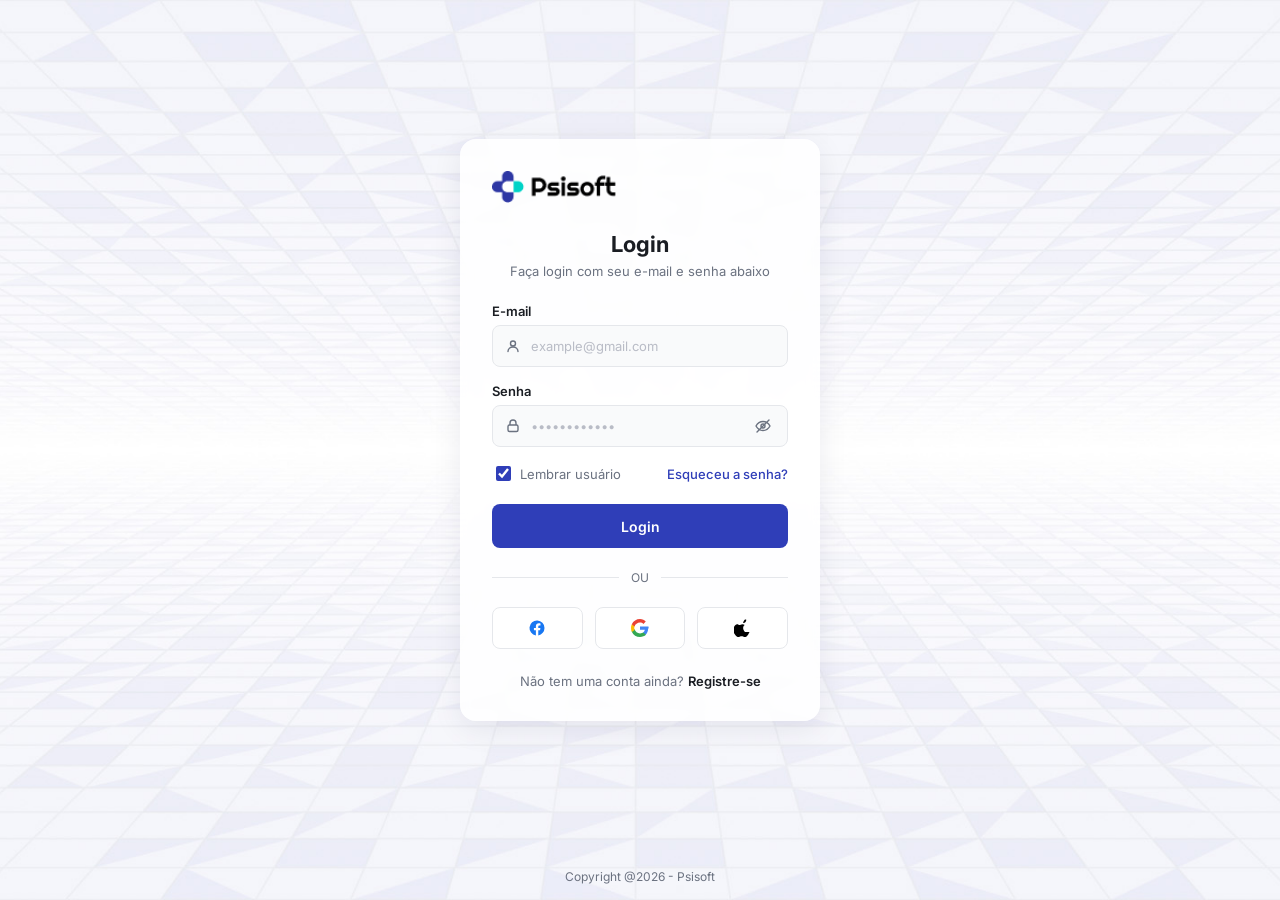
<file: frontend/index.html>
<!DOCTYPE html>
<html lang="pt-br">
<head>
    <meta charset="UTF-8">
    <meta name="viewport" content="width=device-width, initial-scale=1.0">
    <title>PsiSoft | Login</title>
    <link rel="shortcut icon" href="favicon.ico" type="image/x-icon">
    <link rel="preconnect" href="https://fonts.googleapis.com">
    <link rel="preconnect" href="https://fonts.gstatic.com" crossorigin>
    <link href="https://fonts.googleapis.com/css2?family=Inter:wght@400;500;600;700&display=swap" rel="stylesheet">
    <link rel="stylesheet" href="login-style.css">
</head>
<body>
    <main>
        <section>
            <div class="logo-wrapper">
                <img src="logos/logo com nome.png" alt="logo do software">
            </div>
            <div id="login-section" class="login-card">
                <h1>Login</h1>
                <p class="subtitle">Faça login com seu e-mail e senha abaixo</p>

                <div class="field">
                    <label for="imail">E-mail</label>
                    <div class="input-wrapper">
                        <svg class="input-icon" width="16" height="16" viewBox="0 0 16 16" fill="none" aria-hidden="true">
                            <circle cx="8" cy="5.5" r="2.5" stroke="currentColor" stroke-width="1.4"/>
                            <path d="M3 13.5c0-2.49 2.24-4.5 5-4.5s5 2.01 5 4.5" stroke="currentColor" stroke-width="1.4" stroke-linecap="round"/>
                        </svg>
                        <input type="email" name="mail" id="imail" placeholder="example@gmail.com">
                    </div>
                </div>

                <div class="field">
                    <label for="isenha">Senha</label>
                    <div class="input-wrapper">
                        <svg class="input-icon" width="16" height="16" viewBox="0 0 16 16" fill="none" aria-hidden="true">
                            <rect x="3" y="7" width="10" height="6.5" rx="1.5" stroke="currentColor" stroke-width="1.4"/>
                            <path d="M5 7V5a3 3 0 0 1 6 0v2" stroke="currentColor" stroke-width="1.4"/>
                        </svg>
                        <input type="password" name="senha" id="isenha" placeholder="••••••••••••">
                        <button type="button" class="toggle-password" aria-label="Mostrar senha">
                            <svg width="16" height="16" viewBox="0 0 16 16" fill="none" aria-hidden="true">
                                <path d="M1 8s2.5-4.5 7-4.5S15 8 15 8s-2.5 4.5-7 4.5S1 8 1 8z" stroke="currentColor" stroke-width="1.4" stroke-linecap="round" stroke-linejoin="round"/>
                                <circle cx="8" cy="8" r="2" stroke="currentColor" stroke-width="1.4"/>
                                <line x1="2" y1="14" x2="14" y2="2" stroke="currentColor" stroke-width="1.4" stroke-linecap="round"/>
                            </svg>
                        </button>
                    </div>
                </div>

                <div class="row-between">
                    <label class="remember">
                        <input type="checkbox" id="lembrar" checked>
                        <span>Lembrar usuário</span>
                    </label>
                    <a href="#" class="forgot">Esqueceu a senha?</a>
                </div>

                <button type="button" class="btn-login" id="btn-login">Login</button>

                <div class="divider"><span>OU</span></div>

                <div class="social-row">
                    <button type="button" class="social" aria-label="Entrar com Facebook">
                        <svg width="18" height="18" viewBox="0 0 24 24" fill="none" aria-hidden="true">
                            <path d="M22 12a10 10 0 1 0-11.5 9.88v-6.99H7.9V12h2.6V9.8c0-2.57 1.53-4 3.87-4 1.12 0 2.3.2 2.3.2v2.53h-1.3c-1.27 0-1.67.79-1.67 1.6V12h2.84l-.45 2.89h-2.39v6.99A10 10 0 0 0 22 12z" fill="#1877F2"/>
                        </svg>
                    </button>
                    <button type="button" class="social" aria-label="Entrar com Google">
                        <svg width="18" height="18" viewBox="0 0 24 24" aria-hidden="true">
                            <path d="M23.5 12.27c0-.79-.07-1.54-.2-2.27H12v4.3h6.47c-.28 1.5-1.13 2.77-2.41 3.62v3.01h3.5c2.05-1.89 3.25-4.69 3.25-7.96z" fill="#4285F4"/>
                            <path d="M12 24c3.24 0 5.95-1.07 7.93-2.9l-3.5-3.01c-1.04.7-2.36 1.12-4.43 1.12-3.4 0-6.28-2.3-7.31-5.39H1.06v3.11C3.02 21.3 7.16 24 12 24z" fill="#34A853"/>
                            <path d="M4.69 13.82A7.18 7.18 0 0 1 4.31 12c0-.63.11-1.25.31-1.82V7.07H1.06A11.94 11.94 0 0 0 0 12c0 1.93.46 3.76 1.27 5.39l3.43-2.65v-.92z" fill="#FBBC05"/>
                            <path d="M12 4.75c1.77 0 3.35.61 4.6 1.8l3.1-3.1C17.95 1.18 15.24 0 12 0 7.16 0 3.02 2.7 1.06 7.07l3.63 2.83C5.72 7.06 8.6 4.75 12 4.75z" fill="#EA4335"/>
                        </svg>
                    </button>
                    <button type="button" class="social" aria-label="Entrar com Apple">
                        <svg width="18" height="18" viewBox="0 0 24 24" fill="none" aria-hidden="true">
                            <path d="M16.36 1c.1 1.13-.32 2.24-1.05 3.07-.74.85-1.93 1.5-3.07 1.41-.13-1.1.35-2.27 1.06-3.04C14.06.59 15.25.02 16.36 1zm4.27 16.45c-.6 1.32-.89 1.91-1.66 3.07-1.08 1.6-2.6 3.6-4.49 3.62-1.67.02-2.1-1.09-4.36-1.08-2.26.01-2.74 1.1-4.41 1.08-1.9-.02-3.33-1.81-4.41-3.41C-1.94 16.94-1.18 11 1.6 8.27c1.4-1.38 3.06-1.5 4.4-.69 1.05.64 1.78.66 2.85.02 1.47-.88 3.85-.99 5.45.5-3.1 1.9-2.6 6.7.33 9.35z" fill="#000"/>
                        </svg>
                    </button>
                </div>

                <p class="register">Não tem uma conta ainda? <a href="#" id="show-register">Registre-se</a></p>
            </div>

            <div id="register-section" class="login-card" style="display: none;">
                <h1>Registro</h1>
                <p class="subtitle">Preencha os dados para criar sua conta</p>

                <div class="field">
                    <label for="rnome">Nome</label>
                    <div class="input-wrapper">
                        <input type="text" id="rnome" placeholder="Seu nome">
                    </div>
                </div>

                <div class="field">
                    <label for="rcrp">CRP</label>
                    <div class="input-wrapper">
                        <input type="text" id="rcrp" placeholder="Seu CRP">
                    </div>
                </div>



                <div class="field">
                    <label for="remail">E-mail</label>
                    <div class="input-wrapper">
                        <input type="email" id="remail" placeholder="example@gmail.com">
                    </div>
                </div>

                <div class="field">
                    <label for="rsenha">Senha</label>
                    <div class="input-wrapper">
                        <input type="password" id="rsenha" placeholder="••••••••••••">
                    </div>
                </div>

                <button type="button" class="btn-login" id="btn-register">Registrar</button>

                <p class="register">Já tem uma conta? <a href="#" id="show-login">Faça Login</a></p>
            </div>
        </section>
    </main>

    <footer>
        <p>Copyright @2026 - Psisoft</p>
    </footer>

    <script>
        const loginSection = document.getElementById('login-section');
        const registerSection = document.getElementById('register-section');
        const showRegisterBtn = document.getElementById('show-register');
        const showLoginBtn = document.getElementById('show-login');

        showRegisterBtn.addEventListener('click', (e) => {
            e.preventDefault();
            loginSection.style.display = 'none';
            registerSection.style.display = '';
        });

        showLoginBtn.addEventListener('click', (e) => {
            e.preventDefault();
            registerSection.style.display = 'none';
            loginSection.style.display = '';
        });

        document.getElementById('btn-login').addEventListener('click', async () => {
            const emailVal = document.getElementById('imail').value;
            const senhaVal = document.getElementById('isenha').value;

            try {
                const res = await fetch('/api/auth/login', {
                    method: 'POST',
                    headers: { 'Content-Type': 'application/json' },
                    body: JSON.stringify({ email: emailVal, senha: senhaVal })
                });

                if (res.ok) {
                    const data = await res.json();
                    localStorage.setItem('token', data.token);
                    if (data.usuario_id) {
                        localStorage.setItem('psi_id', data.psicologo_id || data.usuario_id);
                        localStorage.setItem('psi_nome', data.nome || '');
                        localStorage.setItem('psi_crp', data.crp || '');
                    }
                    window.location.href = 'agendamentos.html';
                } else {
                    alert('Falha no login. Verifique suas credenciais.');
                }
            } catch (err) {
                console.error(err);
                alert('Erro de conexão com o servidor.');
            }
        });

        document.getElementById('btn-register').addEventListener('click', async () => {
            const nomeVal = document.getElementById('rnome').value;
            const crpVal = document.getElementById('rcrp').value;
            const emailVal = document.getElementById('remail').value;
            const senhaVal = document.getElementById('rsenha').value;

            try {
                const res = await fetch('/api/auth/register', {
                    method: 'POST',
                    headers: { 'Content-Type': 'application/json' },
                    body: JSON.stringify({ 
                        nome: nomeVal, 
                        crp: crpVal, 
                        email: emailVal, 
                        senha: senhaVal 
                    })
                });

                if (res.ok) {
                    alert('Registro concluído com sucesso! Faça login.');
                    registerSection.style.display = 'none';
                    loginSection.style.display = '';
                } else {
                    alert('Falha no registro.');
                }
            } catch (err) {
                console.error(err);
                alert('Erro de conexão com o servidor.');
            }
        });
    </script>
</body>
</html>
</file>
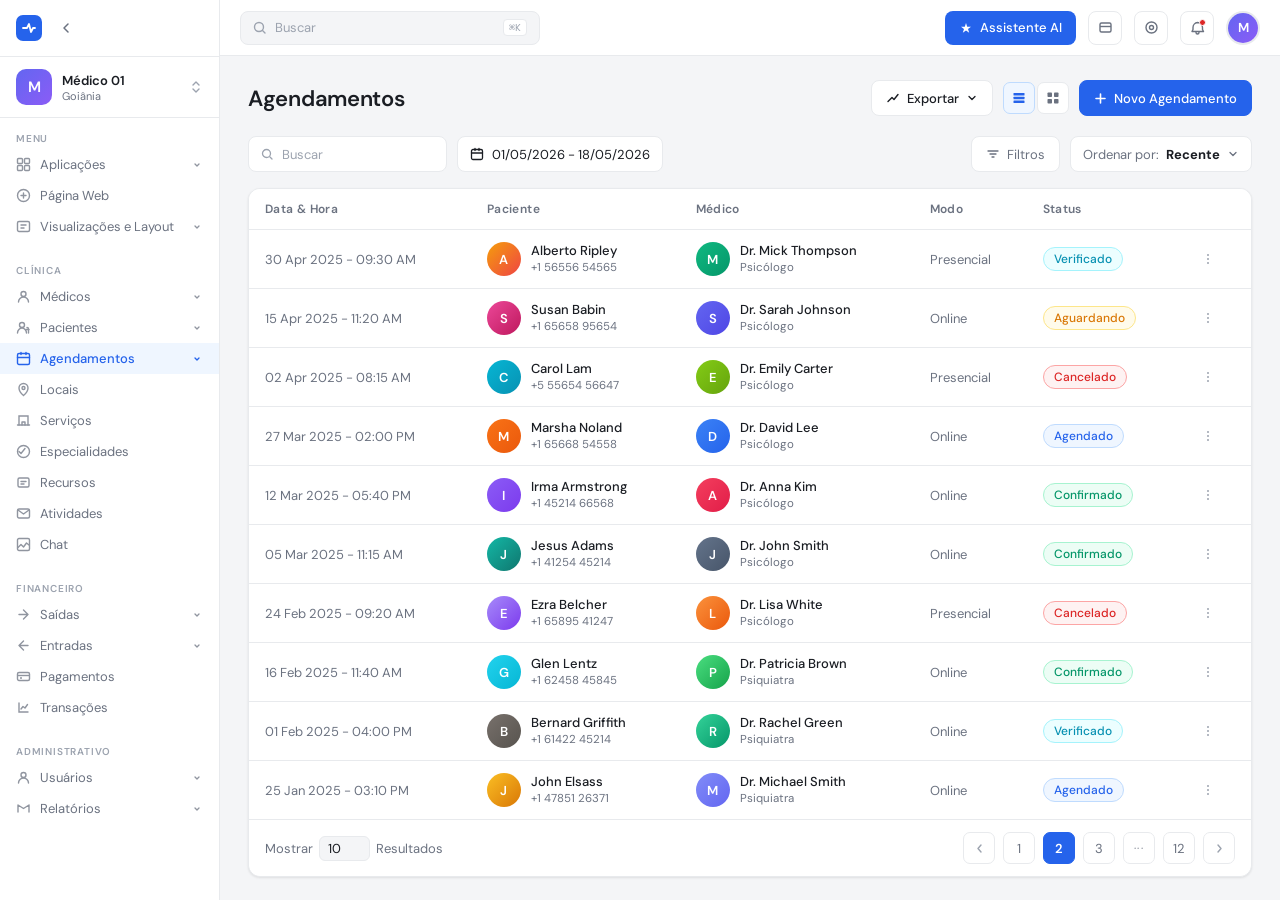
<file: frontend/agendamentos.html>
<!DOCTYPE html>
<html lang="pt-BR">
<head>
<meta charset="UTF-8">
<meta name="viewport" content="width=device-width, initial-scale=1.0">
<title>Agendamentos — Psisoft</title>
<link href="https://fonts.googleapis.com/css2?family=DM+Sans:wght@300;400;500;600&family=DM+Mono:wght@400;500&display=swap" rel="stylesheet">
<link rel="stylesheet" href="style.css">
</head>
<body>

<!-- ── SIDEBAR ── -->
<aside class="sidebar">

  <div class="sidebar-header">
    <!-- Logo -->
    <svg width="26" height="26" viewBox="0 0 26 26" fill="none">
      <rect width="26" height="26" rx="7" fill="#2563eb"/>
      <path d="M7 13h4l2-4 2 8 2-4h2" stroke="#fff" stroke-width="1.8" stroke-linecap="round" stroke-linejoin="round"/>
    </svg>
    <button class="back-btn">
      <svg width="16" height="16" viewBox="0 0 16 16" fill="none"><path d="M10 12L6 8l4-4" stroke="currentColor" stroke-width="1.5" stroke-linecap="round" stroke-linejoin="round"/></svg>
    </button>
  </div>

  <div class="clinic-card">
    <div class="clinic-avatar">M</div>
    <div class="clinic-info">
      <div class="clinic-name">Médico 01</div>
      <div class="clinic-city">Goiânia</div>
    </div>
    <svg class="sort-icon" width="14" height="14" viewBox="0 0 14 14" fill="none"><path d="M4 5l3-3 3 3M4 9l3 3 3-3" stroke="currentColor" stroke-width="1.4" stroke-linecap="round" stroke-linejoin="round"/></svg>
  </div>

  <div class="nav-section">
    <div class="nav-label">Menu</div>

    <div class="nav-item">
      <svg width="15" height="15" viewBox="0 0 15 15" fill="none"><rect x="1.5" y="1.5" width="5" height="5" rx="1" stroke="currentColor" stroke-width="1.4"/><rect x="8.5" y="1.5" width="5" height="5" rx="1" stroke="currentColor" stroke-width="1.4"/><rect x="1.5" y="8.5" width="5" height="5" rx="1" stroke="currentColor" stroke-width="1.4"/><rect x="8.5" y="8.5" width="5" height="5" rx="1" stroke="currentColor" stroke-width="1.4"/></svg>
      Aplicações
      <svg class="nav-chevron" width="12" height="12" viewBox="0 0 12 12" fill="none"><path d="M4 5l2 2 2-2" stroke="currentColor" stroke-width="1.3" stroke-linecap="round" stroke-linejoin="round"/></svg>
    </div>
    <div class="nav-item">
      <svg width="15" height="15" viewBox="0 0 15 15" fill="none"><circle cx="7.5" cy="7.5" r="6" stroke="currentColor" stroke-width="1.4"/><path d="M5 7.5h5M7.5 5v5" stroke="currentColor" stroke-width="1.4" stroke-linecap="round"/></svg>
      Página Web
    </div>
    <div class="nav-item">
      <svg width="15" height="15" viewBox="0 0 15 15" fill="none"><rect x="1.5" y="2.5" width="12" height="10" rx="1.5" stroke="currentColor" stroke-width="1.4"/><path d="M5 6h5M5 9h3" stroke="currentColor" stroke-width="1.4" stroke-linecap="round"/></svg>
      Visualizações e Layout
      <svg class="nav-chevron" width="12" height="12" viewBox="0 0 12 12" fill="none"><path d="M4 5l2 2 2-2" stroke="currentColor" stroke-width="1.3" stroke-linecap="round" stroke-linejoin="round"/></svg>
    </div>
  </div>

  <div class="nav-section">
    <div class="nav-label">Clínica</div>
    <div class="nav-item">
      <svg width="15" height="15" viewBox="0 0 15 15" fill="none"><circle cx="7.5" cy="5" r="2.5" stroke="currentColor" stroke-width="1.4"/><path d="M2.5 13c0-2.76 2.24-5 5-5s5 2.24 5 5" stroke="currentColor" stroke-width="1.4" stroke-linecap="round"/></svg>
      Médicos
      <svg class="nav-chevron" width="12" height="12" viewBox="0 0 12 12" fill="none"><path d="M4 5l2 2 2-2" stroke="currentColor" stroke-width="1.3" stroke-linecap="round" stroke-linejoin="round"/></svg>
    </div>
    <div class="nav-item" style="flex-wrap: wrap; cursor: default;">
      <div style="display: flex; align-items: center; width: 100%; gap: 9px; cursor: pointer;" onclick="document.getElementById('pacientes-dropdown').style.display = document.getElementById('pacientes-dropdown').style.display === 'none' ? 'block' : 'none'">
        <svg width="15" height="15" viewBox="0 0 15 15" fill="none"><circle cx="6" cy="5" r="2.5" stroke="currentColor" stroke-width="1.4"/><path d="M1.5 13c0-2.76 2.24-5 4.5-5s4.5 2.24 4.5 5" stroke="currentColor" stroke-width="1.4" stroke-linecap="round"/><path d="M11 7.5c.83 0 1.5.67 1.5 1.5v4" stroke="currentColor" stroke-width="1.4" stroke-linecap="round"/><path d="M10 9.5h3" stroke="currentColor" stroke-width="1.4" stroke-linecap="round"/></svg>
        Pacientes
        <svg class="nav-chevron" width="12" height="12" viewBox="0 0 12 12" fill="none"><path d="M4 5l2 2 2-2" stroke="currentColor" stroke-width="1.3" stroke-linecap="round" stroke-linejoin="round"/></svg>
      </div>
      <div id="pacientes-dropdown" style="display: none; width: 100%; padding-left: 24px; margin-top: 8px;">
        <div style="padding: 6px 0; font-size: 13px; color: var(--text-secondary); cursor: pointer; transition: color 0.15s;" onmouseover="this.style.color='var(--text-primary)'" onmouseout="this.style.color='var(--text-secondary)'" onclick="window.location.href='cadastro-paciente.html'">+ Novo Paciente</div>
        <div style="padding: 6px 0; font-size: 13px; color: var(--text-secondary); cursor: pointer; transition: color 0.15s;" onmouseover="this.style.color='var(--text-primary)'" onmouseout="this.style.color='var(--text-secondary)'">Visualizar Todos</div>
      </div>
    </div>
    <div class="nav-item active">
      <svg width="15" height="15" viewBox="0 0 15 15" fill="none"><rect x="1.5" y="2.5" width="12" height="11" rx="1.5" stroke="currentColor" stroke-width="1.4"/><path d="M5 1.5v2M10 1.5v2M1.5 6.5h12" stroke="currentColor" stroke-width="1.4" stroke-linecap="round"/></svg>
      Agendamentos
      <svg class="nav-chevron" width="12" height="12" viewBox="0 0 12 12" fill="none"><path d="M4 5l2 2 2-2" stroke="currentColor" stroke-width="1.3" stroke-linecap="round" stroke-linejoin="round"/></svg>
    </div>
    <div class="nav-item">
      <svg width="15" height="15" viewBox="0 0 15 15" fill="none"><path d="M7.5 1.5C5.01 1.5 3 3.51 3 6c0 3.75 4.5 7.5 4.5 7.5S12 9.75 12 6c0-2.49-2.01-4.5-4.5-4.5z" stroke="currentColor" stroke-width="1.4"/><circle cx="7.5" cy="6" r="1.5" stroke="currentColor" stroke-width="1.4"/></svg>
      Locais
    </div>
    <div class="nav-item">
      <svg width="15" height="15" viewBox="0 0 15 15" fill="none"><path d="M3 12V3h9v9" stroke="currentColor" stroke-width="1.4" stroke-linecap="round"/><path d="M1.5 12h12" stroke="currentColor" stroke-width="1.4" stroke-linecap="round"/><path d="M6 12V9h3v3" stroke="currentColor" stroke-width="1.4" stroke-linecap="round" stroke-linejoin="round"/></svg>
      Serviços
    </div>
    <div class="nav-item">
      <svg width="15" height="15" viewBox="0 0 15 15" fill="none"><path d="M3 7.5l2 2 4-5" stroke="currentColor" stroke-width="1.4" stroke-linecap="round" stroke-linejoin="round"/><circle cx="7.5" cy="7.5" r="6" stroke="currentColor" stroke-width="1.4"/></svg>
      Especialidades
    </div>
    <div class="nav-item">
      <svg width="15" height="15" viewBox="0 0 15 15" fill="none"><rect x="2" y="3" width="11" height="9" rx="1.5" stroke="currentColor" stroke-width="1.4"/><path d="M5 6.5h5M5 9h3" stroke="currentColor" stroke-width="1.4" stroke-linecap="round"/></svg>
      Recursos
    </div>
    <div class="nav-item">
      <svg width="15" height="15" viewBox="0 0 15 15" fill="none"><path d="M2 4l5.5 4L13 4" stroke="currentColor" stroke-width="1.4" stroke-linecap="round" stroke-linejoin="round"/><rect x="1.5" y="3" width="12" height="9" rx="1.5" stroke="currentColor" stroke-width="1.4"/></svg>
      Atividades
    </div>
    <div class="nav-item">
      <svg width="15" height="15" viewBox="0 0 15 15" fill="none"><path d="M2 10.5l3-3 2.5 2.5 3-4 2.5 2" stroke="currentColor" stroke-width="1.4" stroke-linecap="round" stroke-linejoin="round"/><rect x="1.5" y="1.5" width="12" height="12" rx="1.5" stroke="currentColor" stroke-width="1.4"/></svg>
      Chat
    </div>
  </div>

  <div class="nav-section">
    <div class="nav-label">Financeiro</div>
    <div class="nav-item">
      <svg width="15" height="15" viewBox="0 0 15 15" fill="none"><path d="M3 7.5h9M7.5 3l4.5 4.5L7.5 12" stroke="currentColor" stroke-width="1.4" stroke-linecap="round" stroke-linejoin="round"/></svg>
      Saídas
      <svg class="nav-chevron" width="12" height="12" viewBox="0 0 12 12" fill="none"><path d="M4 5l2 2 2-2" stroke="currentColor" stroke-width="1.3" stroke-linecap="round" stroke-linejoin="round"/></svg>
    </div>
    <div class="nav-item">
      <svg width="15" height="15" viewBox="0 0 15 15" fill="none"><path d="M12 7.5H3M7.5 3L3 7.5l4.5 4.5" stroke="currentColor" stroke-width="1.4" stroke-linecap="round" stroke-linejoin="round"/></svg>
      Entradas
      <svg class="nav-chevron" width="12" height="12" viewBox="0 0 12 12" fill="none"><path d="M4 5l2 2 2-2" stroke="currentColor" stroke-width="1.3" stroke-linecap="round" stroke-linejoin="round"/></svg>
    </div>
    <div class="nav-item">
      <svg width="15" height="15" viewBox="0 0 15 15" fill="none"><rect x="1.5" y="3.5" width="12" height="8" rx="1.5" stroke="currentColor" stroke-width="1.4"/><path d="M1.5 6.5h12" stroke="currentColor" stroke-width="1.4"/><circle cx="5" cy="9" r="1" fill="currentColor"/></svg>
      Pagamentos
    </div>
    <div class="nav-item">
      <svg width="15" height="15" viewBox="0 0 15 15" fill="none"><path d="M3 3v9h9" stroke="currentColor" stroke-width="1.4" stroke-linecap="round"/><path d="M5 9l2-2.5 2 1.5 2.5-3.5" stroke="currentColor" stroke-width="1.4" stroke-linecap="round" stroke-linejoin="round"/></svg>
      Transações
    </div>
  </div>

  <div class="nav-section">
    <div class="nav-label">Administrativo</div>
    <div class="nav-item">
      <svg width="15" height="15" viewBox="0 0 15 15" fill="none"><circle cx="7.5" cy="5" r="2.5" stroke="currentColor" stroke-width="1.4"/><path d="M2.5 13c0-2.76 2.24-5 5-5s5 2.24 5 5" stroke="currentColor" stroke-width="1.4" stroke-linecap="round"/></svg>
      Usuários
      <svg class="nav-chevron" width="12" height="12" viewBox="0 0 12 12" fill="none"><path d="M4 5l2 2 2-2" stroke="currentColor" stroke-width="1.3" stroke-linecap="round" stroke-linejoin="round"/></svg>
    </div>
    <div class="nav-item">
      <svg width="15" height="15" viewBox="0 0 15 15" fill="none"><path d="M2 11V4l5.5 3.5L13 4v7" stroke="currentColor" stroke-width="1.4" stroke-linecap="round" stroke-linejoin="round"/></svg>
      Relatórios
      <svg class="nav-chevron" width="12" height="12" viewBox="0 0 12 12" fill="none"><path d="M4 5l2 2 2-2" stroke="currentColor" stroke-width="1.3" stroke-linecap="round" stroke-linejoin="round"/></svg>
    </div>
  </div>

</aside>

<!-- ── MAIN ── -->
<div class="main">

  <!-- TOPBAR -->
  <header class="topbar">
    <div class="search-box">
      <svg width="14" height="14" viewBox="0 0 14 14" fill="none"><circle cx="6" cy="6" r="4.5" stroke="#9ca3af" stroke-width="1.4"/><path d="M9.5 9.5L12 12" stroke="#9ca3af" stroke-width="1.4" stroke-linecap="round"/></svg>
      <input type="text" placeholder="Buscar">
      <span class="search-kbd">⌘K</span>
    </div>
    <div class="topbar-spacer"></div>
    <button class="ai-btn">
      <svg width="14" height="14" viewBox="0 0 14 14" fill="none"><path d="M7 2l1.2 3.8H12L9 7.9l1.2 3.8L7 9.6l-3.2 2.1L5 7.9 2 5.8h3.8z" fill="currentColor"/></svg>
      Assistente AI
    </button>
    <button class="topbar-btn">
      <svg width="15" height="15" viewBox="0 0 15 15" fill="none"><rect x="2" y="3" width="11" height="9" rx="1.5" stroke="currentColor" stroke-width="1.4"/><path d="M2 6.5h11" stroke="currentColor" stroke-width="1.4"/></svg>
    </button>
    <button class="topbar-btn">
      <svg width="15" height="15" viewBox="0 0 15 15" fill="none"><circle cx="7.5" cy="7.5" r="5.5" stroke="currentColor" stroke-width="1.4"/><circle cx="7.5" cy="7.5" r="2" stroke="currentColor" stroke-width="1.4"/></svg>
    </button>
    <button class="topbar-btn">
      <svg width="15" height="15" viewBox="0 0 15 15" fill="none"><path d="M7.5 2.5a5 5 0 0 1 5 5v2l1 2H2l1-2v-2a5 5 0 0 1 4.5-5zM6 12.5a1.5 1.5 0 0 0 3 0" stroke="currentColor" stroke-width="1.4" stroke-linecap="round" stroke-linejoin="round"/></svg>
      <span class="notif-dot"></span>
    </button>
    <div class="topbar-avatar" onclick="window.location.href='perfil.html'" style="cursor:pointer;" title="Ver perfil">
      <div style="width:100%;height:100%;background:linear-gradient(135deg,#6366f1,#8b5cf6);display:flex;align-items:center;justify-content:center;color:#fff;font-weight:600;font-size:13px;">M</div>
    </div>
  </header>

  <!-- CONTENT -->
  <main class="content">
    <!-- Page Header -->
    <div class="page-header">
      <h1 class="page-title">Agendamentos</h1>
      <div class="header-actions">
        <button class="btn btn-outline">
          <svg width="14" height="14" viewBox="0 0 14 14" fill="none"><path d="M2 10.5l4-4 2 2 4-5" stroke="currentColor" stroke-width="1.4" stroke-linecap="round" stroke-linejoin="round"/></svg>
          Exportar
          <svg width="12" height="12" viewBox="0 0 12 12" fill="none"><path d="M3 4.5l3 3 3-3" stroke="currentColor" stroke-width="1.3" stroke-linecap="round" stroke-linejoin="round"/></svg>
        </button>
        <div class="view-toggle">
          <button class="view-btn active">
            <svg width="14" height="14" viewBox="0 0 14 14" fill="none"><rect x="1.5" y="2" width="11" height="2.5" rx=".5" fill="currentColor"/><rect x="1.5" y="5.75" width="11" height="2.5" rx=".5" fill="currentColor"/><rect x="1.5" y="9.5" width="11" height="2.5" rx=".5" fill="currentColor"/></svg>
          </button>
          <button class="view-btn">
            <svg width="14" height="14" viewBox="0 0 14 14" fill="none"><rect x="1.5" y="1.5" width="4.5" height="4.5" rx=".8" fill="currentColor"/><rect x="8" y="1.5" width="4.5" height="4.5" rx=".8" fill="currentColor"/><rect x="1.5" y="8" width="4.5" height="4.5" rx=".8" fill="currentColor"/><rect x="8" y="8" width="4.5" height="4.5" rx=".8" fill="currentColor"/></svg>
          </button>
        </div>
        <button class="btn btn-primary" onclick="document.getElementById('modal-nova-consulta').style.display='flex'">
          <svg width="13" height="13" viewBox="0 0 13 13" fill="none"><path d="M6.5 2v9M2 6.5h9" stroke="currentColor" stroke-width="1.6" stroke-linecap="round"/></svg>
          Novo Agendamento
        </button>
      </div>
    </div>

    <!-- Modal Novo Agendamento -->
    <div id="modal-nova-consulta" style="display:none; position:fixed; top:0; left:0; width:100%; height:100%; background:rgba(15, 23, 42, 0.4); backdrop-filter: blur(4px); z-index:9999; justify-content:center; align-items:center;">
      <div style="background:var(--card-bg); padding:32px; border-radius:16px; width:440px; max-width:90%; box-shadow: 0 20px 25px -5px rgba(0, 0, 0, 0.1), 0 10px 10px -5px rgba(0, 0, 0, 0.04); border: 1px solid var(--border);">
        <h2 style="margin-top:0; margin-bottom: 24px; font-size: 20px; font-weight: 600; color: var(--text-primary); letter-spacing: -0.02em;">Agendar Nova Consulta</h2>
        <form id="form-nova-consulta">
          <div style="margin-bottom:16px;">
            <label style="display:block; font-size:13px; font-weight: 500; margin-bottom:6px; color: var(--text-primary);">Paciente</label>
            <select name="id_paciente" id="select-paciente" required style="width:100%; padding:10px 14px; border-radius:8px; border:1px solid var(--border); background:var(--bg); color:var(--text-primary); outline:none; font-family: var(--font); font-size: 14px; transition: border-color 0.2s; cursor: pointer; appearance: none;" onfocus="this.style.borderColor='var(--accent)'" onblur="this.style.borderColor='var(--border)'">
              <option value="" disabled selected>Carregando pacientes...</option>
            </select>
          </div>
          <div style="margin-bottom:16px;">
            <label style="display:block; font-size:13px; font-weight: 500; margin-bottom:6px; color: var(--text-primary);">Data e Hora</label>
            <input type="datetime-local" name="data_hora" required style="width:100%; padding:10px 14px; border-radius:8px; border:1px solid var(--border); background:var(--bg); color:var(--text-primary); outline:none; font-family: var(--font); font-size: 14px; transition: border-color 0.2s;" onfocus="this.style.borderColor='var(--accent)'" onblur="this.style.borderColor='var(--border)'">
          </div>
          <div style="margin-bottom:24px;">
            <label style="display:block; font-size:13px; font-weight: 500; margin-bottom:6px; color: var(--text-primary);">Modalidade</label>
            <select name="modalidade" style="width:100%; padding:10px 14px; border-radius:8px; border:1px solid var(--border); background:var(--bg); color:var(--text-primary); outline:none; font-family: var(--font); font-size: 14px; transition: border-color 0.2s; cursor: pointer;" onfocus="this.style.borderColor='var(--accent)'" onblur="this.style.borderColor='var(--border)'">
              <option value="Presencial">Presencial</option>
              <option value="Online">Online</option>
            </select>
          </div>
          <div style="display:flex; justify-content:flex-end; gap:12px;">
            <button type="button" onclick="document.getElementById('modal-nova-consulta').style.display='none'" style="padding:10px 20px; border-radius:8px; background:var(--bg); border:1px solid var(--border); color:var(--text-primary); cursor:pointer; font-family: var(--font); font-weight: 500; transition: background 0.2s;" onmouseover="this.style.background='#e5e7eb'" onmouseout="this.style.background='var(--bg)'">Cancelar</button>
            <button type="submit" style="padding:10px 20px; border-radius:8px; background:var(--accent); border:none; color:#fff; cursor:pointer; font-family: var(--font); font-weight: 500; transition: background 0.2s;" onmouseover="this.style.background='var(--accent-hover)'" onmouseout="this.style.background='var(--accent)'">Agendar</button>
          </div>
        </form>
      </div>
    </div>

    <!-- Filters Bar -->
    <div class="filters-bar">
      <div class="search-inline">
        <svg width="13" height="13" viewBox="0 0 13 13" fill="none"><circle cx="5.5" cy="5.5" r="4" stroke="#9ca3af" stroke-width="1.3"/><path d="M9 9l2 2" stroke="#9ca3af" stroke-width="1.3" stroke-linecap="round"/></svg>
        <input type="text" placeholder="Buscar">
      </div>
      <button class="date-range-btn">
        <svg width="14" height="14" viewBox="0 0 14 14" fill="none"><rect x="1.5" y="2.5" width="11" height="10" rx="1.5" stroke="currentColor" stroke-width="1.3"/><path d="M5 1.5v2M9 1.5v2M1.5 6h11" stroke="currentColor" stroke-width="1.3" stroke-linecap="round"/></svg>
        01/05/2026 - 18/05/2026
      </button>
      <div class="filters-spacer"></div>
      <button class="filters-btn">
        <svg width="14" height="14" viewBox="0 0 14 14" fill="none"><path d="M2 4h10M4 7h6M6 10h2" stroke="currentColor" stroke-width="1.3" stroke-linecap="round"/></svg>
        Filtros
      </button>
      <button class="sort-btn">
        Ordenar por: <strong>Recente</strong>
        <svg width="12" height="12" viewBox="0 0 12 12" fill="none"><path d="M3 4.5l3 3 3-3" stroke="currentColor" stroke-width="1.3" stroke-linecap="round" stroke-linejoin="round"/></svg>
      </button>
    </div>

    <!-- Table -->
    <div class="table-card">
      <table>
        <thead>
          <tr>
            <th>Data &amp; Hora</th>
            <th>Paciente</th>
            <th>Médico</th>
            <th>Modo</th>
            <th>Status</th>
            <th></th>
          </tr>
        </thead>
        <tbody>
          <!-- Row 1 -->
          <tr>
            <td class="td-datetime">30 Apr 2025 - 09:30 AM</td>
            <td>
              <div class="person-cell">
                <div class="avatar-placeholder" style="background:linear-gradient(135deg,#f59e0b,#ef4444)">A</div>
                <div>
                  <div class="person-name">Alberto Ripley</div>
                  <div class="person-sub">+1 56556 54565</div>
                </div>
              </div>
            </td>
            <td>
              <div class="person-cell">
                <div class="avatar-placeholder" style="background:linear-gradient(135deg,#10b981,#059669)">M</div>
                <div>
                  <div class="person-name">Dr. Mick Thompson</div>
                  <div class="person-sub">Psicólogo</div>
                </div>
              </div>
            </td>
            <td class="mode-text">Presencial</td>
            <td><span class="badge badge-teal">Verificado</span></td>
            <td>
              <button class="more-btn">
                <svg width="14" height="14" viewBox="0 0 14 14" fill="none"><circle cx="7" cy="3" r="1" fill="currentColor"/><circle cx="7" cy="7" r="1" fill="currentColor"/><circle cx="7" cy="11" r="1" fill="currentColor"/></svg>
              </button>
            </td>
          </tr>
          <!-- Row 2 -->
          <tr>
            <td class="td-datetime">15 Apr 2025 - 11:20 AM</td>
            <td>
              <div class="person-cell">
                <div class="avatar-placeholder" style="background:linear-gradient(135deg,#ec4899,#be185d)">S</div>
                <div>
                  <div class="person-name">Susan Babin</div>
                  <div class="person-sub">+1 65658 95654</div>
                </div>
              </div>
            </td>
            <td>
              <div class="person-cell">
                <div class="avatar-placeholder" style="background:linear-gradient(135deg,#6366f1,#4f46e5)">S</div>
                <div>
                  <div class="person-name">Dr. Sarah Johnson</div>
                  <div class="person-sub">Psicólogo</div>
                </div>
              </div>
            </td>
            <td class="mode-text">Online</td>
            <td><span class="badge badge-orange">Aguardando</span></td>
            <td>
              <button class="more-btn">
                <svg width="14" height="14" viewBox="0 0 14 14" fill="none"><circle cx="7" cy="3" r="1" fill="currentColor"/><circle cx="7" cy="7" r="1" fill="currentColor"/><circle cx="7" cy="11" r="1" fill="currentColor"/></svg>
              </button>
            </td>
          </tr>
          <!-- Row 3 -->
          <tr>
            <td class="td-datetime">02 Apr 2025 - 08:15 AM</td>
            <td>
              <div class="person-cell">
                <div class="avatar-placeholder" style="background:linear-gradient(135deg,#06b6d4,#0891b2)">C</div>
                <div>
                  <div class="person-name">Carol Lam</div>
                  <div class="person-sub">+5 55654 56647</div>
                </div>
              </div>
            </td>
            <td>
              <div class="person-cell">
                <div class="avatar-placeholder" style="background:linear-gradient(135deg,#84cc16,#65a30d)">E</div>
                <div>
                  <div class="person-name">Dr. Emily Carter</div>
                  <div class="person-sub">Psicólogo</div>
                </div>
              </div>
            </td>
            <td class="mode-text">Presencial</td>
            <td><span class="badge badge-red">Cancelado</span></td>
            <td>
              <button class="more-btn">
                <svg width="14" height="14" viewBox="0 0 14 14" fill="none"><circle cx="7" cy="3" r="1" fill="currentColor"/><circle cx="7" cy="7" r="1" fill="currentColor"/><circle cx="7" cy="11" r="1" fill="currentColor"/></svg>
              </button>
            </td>
          </tr>
          <!-- Row 4 -->
          <tr>
            <td class="td-datetime">27 Mar 2025 - 02:00 PM</td>
            <td>
              <div class="person-cell">
                <div class="avatar-placeholder" style="background:linear-gradient(135deg,#f97316,#ea580c)">M</div>
                <div>
                  <div class="person-name">Marsha Noland</div>
                  <div class="person-sub">+1 65668 54558</div>
                </div>
              </div>
            </td>
            <td>
              <div class="person-cell">
                <div class="avatar-placeholder" style="background:linear-gradient(135deg,#3b82f6,#2563eb)">D</div>
                <div>
                  <div class="person-name">Dr. David Lee</div>
                  <div class="person-sub">Psicólogo</div>
                </div>
              </div>
            </td>
            <td class="mode-text">Online</td>
            <td><span class="badge badge-blue">Agendado</span></td>
            <td>
              <button class="more-btn">
                <svg width="14" height="14" viewBox="0 0 14 14" fill="none"><circle cx="7" cy="3" r="1" fill="currentColor"/><circle cx="7" cy="7" r="1" fill="currentColor"/><circle cx="7" cy="11" r="1" fill="currentColor"/></svg>
              </button>
            </td>
          </tr>
          <!-- Row 5 -->
          <tr>
            <td class="td-datetime">12 Mar 2025 - 05:40 PM</td>
            <td>
              <div class="person-cell">
                <div class="avatar-placeholder" style="background:linear-gradient(135deg,#8b5cf6,#7c3aed)">I</div>
                <div>
                  <div class="person-name">Irma Armstrong</div>
                  <div class="person-sub">+1 45214 66568</div>
                </div>
              </div>
            </td>
            <td>
              <div class="person-cell">
                <div class="avatar-placeholder" style="background:linear-gradient(135deg,#f43f5e,#e11d48)">A</div>
                <div>
                  <div class="person-name">Dr. Anna Kim</div>
                  <div class="person-sub">Psicólogo</div>
                </div>
              </div>
            </td>
            <td class="mode-text">Online</td>
            <td><span class="badge badge-green">Confirmado</span></td>
            <td>
              <button class="more-btn">
                <svg width="14" height="14" viewBox="0 0 14 14" fill="none"><circle cx="7" cy="3" r="1" fill="currentColor"/><circle cx="7" cy="7" r="1" fill="currentColor"/><circle cx="7" cy="11" r="1" fill="currentColor"/></svg>
              </button>
            </td>
          </tr>
          <!-- Row 6 -->
          <tr>
            <td class="td-datetime">05 Mar 2025 - 11:15 AM</td>
            <td>
              <div class="person-cell">
                <div class="avatar-placeholder" style="background:linear-gradient(135deg,#14b8a6,#0f766e)">J</div>
                <div>
                  <div class="person-name">Jesus Adams</div>
                  <div class="person-sub">+1 41254 45214</div>
                </div>
              </div>
            </td>
            <td>
              <div class="person-cell">
                <div class="avatar-placeholder" style="background:linear-gradient(135deg,#64748b,#475569)">J</div>
                <div>
                  <div class="person-name">Dr. John Smith</div>
                  <div class="person-sub">Psicólogo</div>
                </div>
              </div>
            </td>
            <td class="mode-text">Online</td>
            <td><span class="badge badge-green">Confirmado</span></td>
            <td>
              <button class="more-btn">
                <svg width="14" height="14" viewBox="0 0 14 14" fill="none"><circle cx="7" cy="3" r="1" fill="currentColor"/><circle cx="7" cy="7" r="1" fill="currentColor"/><circle cx="7" cy="11" r="1" fill="currentColor"/></svg>
              </button>
            </td>
          </tr>
          <!-- Row 7 -->
          <tr>
            <td class="td-datetime">24 Feb 2025 - 09:20 AM</td>
            <td>
              <div class="person-cell">
                <div class="avatar-placeholder" style="background:linear-gradient(135deg,#a78bfa,#7c3aed)">E</div>
                <div>
                  <div class="person-name">Ezra Belcher</div>
                  <div class="person-sub">+1 65895 41247</div>
                </div>
              </div>
            </td>
            <td>
              <div class="person-cell">
                <div class="avatar-placeholder" style="background:linear-gradient(135deg,#fb923c,#ea580c)">L</div>
                <div>
                  <div class="person-name">Dr. Lisa White</div>
                  <div class="person-sub">Psicólogo</div>
                </div>
              </div>
            </td>
            <td class="mode-text">Presencial</td>
            <td><span class="badge badge-red">Cancelado</span></td>
            <td>
              <button class="more-btn">
                <svg width="14" height="14" viewBox="0 0 14 14" fill="none"><circle cx="7" cy="3" r="1" fill="currentColor"/><circle cx="7" cy="7" r="1" fill="currentColor"/><circle cx="7" cy="11" r="1" fill="currentColor"/></svg>
              </button>
            </td>
          </tr>
          <!-- Row 8 -->
          <tr>
            <td class="td-datetime">16 Feb 2025 - 11:40 AM</td>
            <td>
              <div class="person-cell">
                <div class="avatar-placeholder" style="background:linear-gradient(135deg,#22d3ee,#06b6d4)">G</div>
                <div>
                  <div class="person-name">Glen Lentz</div>
                  <div class="person-sub">+1 62458 45845</div>
                </div>
              </div>
            </td>
            <td>
              <div class="person-cell">
                <div class="avatar-placeholder" style="background:linear-gradient(135deg,#4ade80,#16a34a)">P</div>
                <div>
                  <div class="person-name">Dr. Patricia Brown</div>
                  <div class="person-sub">Psiquiatra</div>
                </div>
              </div>
            </td>
            <td class="mode-text">Online</td>
            <td><span class="badge badge-green">Confirmado</span></td>
            <td>
              <button class="more-btn">
                <svg width="14" height="14" viewBox="0 0 14 14" fill="none"><circle cx="7" cy="3" r="1" fill="currentColor"/><circle cx="7" cy="7" r="1" fill="currentColor"/><circle cx="7" cy="11" r="1" fill="currentColor"/></svg>
              </button>
            </td>
          </tr>
          <!-- Row 9 -->
          <tr>
            <td class="td-datetime">01 Feb 2025 - 04:00 PM</td>
            <td>
              <div class="person-cell">
                <div class="avatar-placeholder" style="background:linear-gradient(135deg,#78716c,#57534e)">B</div>
                <div>
                  <div class="person-name">Bernard Griffith</div>
                  <div class="person-sub">+1 61422 45214</div>
                </div>
              </div>
            </td>
            <td>
              <div class="person-cell">
                <div class="avatar-placeholder" style="background:linear-gradient(135deg,#34d399,#059669)">R</div>
                <div>
                  <div class="person-name">Dr. Rachel Green</div>
                  <div class="person-sub">Psiquiatra</div>
                </div>
              </div>
            </td>
            <td class="mode-text">Online</td>
            <td><span class="badge badge-teal">Verificado</span></td>
            <td>
              <button class="more-btn">
                <svg width="14" height="14" viewBox="0 0 14 14" fill="none"><circle cx="7" cy="3" r="1" fill="currentColor"/><circle cx="7" cy="7" r="1" fill="currentColor"/><circle cx="7" cy="11" r="1" fill="currentColor"/></svg>
              </button>
            </td>
          </tr>
          <!-- Row 10 -->
          <tr>
            <td class="td-datetime">25 Jan 2025 - 03:10 PM</td>
            <td>
              <div class="person-cell">
                <div class="avatar-placeholder" style="background:linear-gradient(135deg,#fbbf24,#d97706)">J</div>
                <div>
                  <div class="person-name">John Elsass</div>
                  <div class="person-sub">+1 47851 26371</div>
                </div>
              </div>
            </td>
            <td>
              <div class="person-cell">
                <div class="avatar-placeholder" style="background:linear-gradient(135deg,#818cf8,#6366f1)">M</div>
                <div>
                  <div class="person-name">Dr. Michael Smith</div>
                  <div class="person-sub">Psiquiatra</div>
                </div>
              </div>
            </td>
            <td class="mode-text">Online</td>
            <td><span class="badge badge-blue">Agendado</span></td>
            <td>
              <button class="more-btn">
                <svg width="14" height="14" viewBox="0 0 14 14" fill="none"><circle cx="7" cy="3" r="1" fill="currentColor"/><circle cx="7" cy="7" r="1" fill="currentColor"/><circle cx="7" cy="11" r="1" fill="currentColor"/></svg>
              </button>
            </td>
          </tr>
        </tbody>
      </table>

      <!-- Pagination -->
      <div class="pagination-bar">
        <div class="show-select">
          Mostrar
          <select>
            <option>10</option>
            <option>25</option>
            <option>50</option>
          </select>
          Resultados
        </div>
        <div class="pag-spacer"></div>
        <button class="pag-btn arrow">
          <svg width="13" height="13" viewBox="0 0 13 13" fill="none"><path d="M8 3L5 6.5 8 10" stroke="currentColor" stroke-width="1.4" stroke-linecap="round" stroke-linejoin="round"/></svg>
        </button>
        <button class="pag-btn">1</button>
        <button class="pag-btn active">2</button>
        <button class="pag-btn">3</button>
        <button class="pag-btn" style="letter-spacing:.1em;font-size:11px">···</button>
        <button class="pag-btn">12</button>
        <button class="pag-btn arrow">
          <svg width="13" height="13" viewBox="0 0 13 13" fill="none"><path d="M5 3l3 3.5L5 10" stroke="currentColor" stroke-width="1.4" stroke-linecap="round" stroke-linejoin="round"/></svg>
        </button>
      </div>
    </div>

    <p style="text-align:center;font-size:12px;color:var(--text-muted);margin-top:20px;">2026 © Psisoft</p>
  </main>
</div>

<script>
  // View toggle
  document.querySelectorAll('.view-btn').forEach(btn => {
    btn.addEventListener('click', () => {
      document.querySelectorAll('.view-btn').forEach(b => b.classList.remove('active'));
      btn.classList.add('active');
    });
  });

  // Pagination
  document.querySelectorAll('.pag-btn:not(.arrow)').forEach(btn => {
    btn.addEventListener('click', () => {
      if (btn.textContent.trim() === '···') return;
      document.querySelectorAll('.pag-btn:not(.arrow)').forEach(b => b.classList.remove('active'));
      btn.classList.add('active');
    });
  });

  // Nav items
  document.querySelectorAll('.nav-item').forEach(item => {
    item.addEventListener('click', () => {
      document.querySelectorAll('.nav-item').forEach(i => i.classList.remove('active'));
      item.classList.add('active');
    });
  });

  // Integração com a API de Agendamentos
  const psi_id = localStorage.getItem('psi_id');
  const token = localStorage.getItem('token');

  async function carregarConsultas() {
    if (!psi_id || !token) {
      console.warn('psi_id ou token não encontrados no localStorage');
      return;
    }
    
    try {
      const response = await fetch(`/api/agendamentos/psicologos/${psi_id}/consultas?limit=50&offset=0`, {
        headers: {
          'Authorization': `Bearer ${token}`
        }
      });
      
      if (!response.ok) throw new Error('Falha ao buscar consultas');
      
      const consultas = await response.json();
      const tbody = document.querySelector('tbody');
      tbody.innerHTML = ''; // Limpa as linhas estáticas
      
      consultas.forEach(consulta => {
        const dateObj = new Date(consulta.data_hora);
        const dateStr = dateObj.toLocaleDateString('en-GB', { day: '2-digit', month: 'short', year: 'numeric' }) + ' - ' + dateObj.toLocaleTimeString('en-US', { hour: '2-digit', minute: '2-digit', hour12: true });
        
        const pacienteNome = consulta.paciente_nome || 'Paciente';
        const pacienteLetra = pacienteNome.charAt(0).toUpperCase();
        
        const psiNome = consulta.psicologo_nome || 'Médico';
        const psiLetra = psiNome.charAt(0).toUpperCase();
        
        let statusBadge = 'badge-blue';
        let statusText = consulta.status || 'Agendado';
        const statusLower = statusText.toLowerCase();
        if (statusLower === 'confirmado' || statusLower === 'realizada') statusBadge = 'badge-green';
        else if (statusLower === 'cancelado') statusBadge = 'badge-red';
        else if (statusLower === 'aguardando') statusBadge = 'badge-orange';
        else if (statusLower === 'verificado') statusBadge = 'badge-teal';
        
        const tr = document.createElement('tr');
        tr.innerHTML = `
            <td class="td-datetime">${dateStr}</td>
            <td>
              <div class="person-cell">
                <div class="avatar-placeholder" style="background:linear-gradient(135deg,#f59e0b,#ef4444)">${pacienteLetra}</div>
                <div>
                  <div class="person-name">${pacienteNome}</div>
                  <div class="person-sub">ID do Paciente: ${consulta.fk_paciente_id || '--'}</div>
                </div>
              </div>
            </td>
            <td>
              <div class="person-cell">
                <div class="avatar-placeholder" style="background:linear-gradient(135deg,#10b981,#059669)">${psiLetra}</div>
                <div>
                  <div class="person-name">${psiNome}</div>
                  <div class="person-sub">Psicólogo</div>
                </div>
              </div>
            </td>
            <td class="mode-text">${consulta.modalidade || 'Presencial'}</td>
            <td><span class="badge ${statusBadge}">${statusText}</span></td>
            <td>
              <button class="more-btn">
                <svg width="14" height="14" viewBox="0 0 14 14" fill="none"><circle cx="7" cy="3" r="1" fill="currentColor"/><circle cx="7" cy="7" r="1" fill="currentColor"/><circle cx="7" cy="11" r="1" fill="currentColor"/></svg>
              </button>
            </td>
        `;
        tbody.appendChild(tr);
      });
    } catch (error) {
      console.error('Erro ao carregar consultas:', error);
    }
  }

  async function carregarPacientesDropdown() {
    if (!psi_id || !token) return;
    try {
      const response = await fetch(`/api/pacientes/psicologos/${psi_id}/pacientes`, {
        headers: { 'Authorization': `Bearer ${token}` }
      });
      if (!response.ok) throw new Error('Falha ao buscar pacientes');
      
      const pacientes = await response.json();
      const select = document.getElementById('select-paciente');
      
      select.innerHTML = '<option value="" disabled selected>Selecione um paciente...</option>';
      if (pacientes.length === 0) {
        select.innerHTML = '<option value="" disabled selected>Nenhum paciente cadastrado</option>';
        return;
      }

      pacientes.forEach(p => {
        const option = document.createElement('option');
        option.value = p.id;
        option.textContent = `${p.nome} — ${p.email || 'Sem email'}`;
        select.appendChild(option);
      });
    } catch (error) {
      console.error('Erro ao carregar pacientes no dropdown:', error);
      const select = document.getElementById('select-paciente');
      if (select) select.innerHTML = '<option value="" disabled selected>Erro ao carregar pacientes</option>';
    }
  }

  window.addEventListener('load', () => {
    carregarConsultas();
    carregarPacientesDropdown();
  });

  // Intercept do form de Nova Consulta se houver
  const novaConsultaForm = document.querySelector('#form-nova-consulta, .nova-consulta-form');
  if (novaConsultaForm) {
    novaConsultaForm.addEventListener('submit', async (e) => {
      e.preventDefault();
      
      const formData = new FormData(novaConsultaForm);
      const payload = {
        fk_paciente_id: parseInt(formData.get('id_paciente')),
        fk_psicologo_id: parseInt(psi_id),
        data_hora: formData.get('data_hora') + ':00',
        modalidade: formData.get('modalidade')
      };
      
      try {
        const response = await fetch('/api/agendamentos/novo', {
          method: 'POST',
          headers: {
            'Content-Type': 'application/json',
            'Authorization': `Bearer ${token}`
          },
          body: JSON.stringify(payload)
        });
        
        if (response.ok) {
          alert('Consulta agendada com sucesso!');
          // Ocultar modal se existir
          const modal = novaConsultaForm.closest('.modal, dialog');
          if (modal && modal.style) modal.style.display = 'none';
          if (modal && typeof modal.close === 'function') modal.close();
          
          carregarConsultas(); // Recarrega a tabela
        } else {
          alert('Falha ao agendar consulta');
        }
      } catch (error) {
        console.error('Erro ao agendar consulta:', error);
      }
    });
  }
</script>
</body>
</html>
</file>
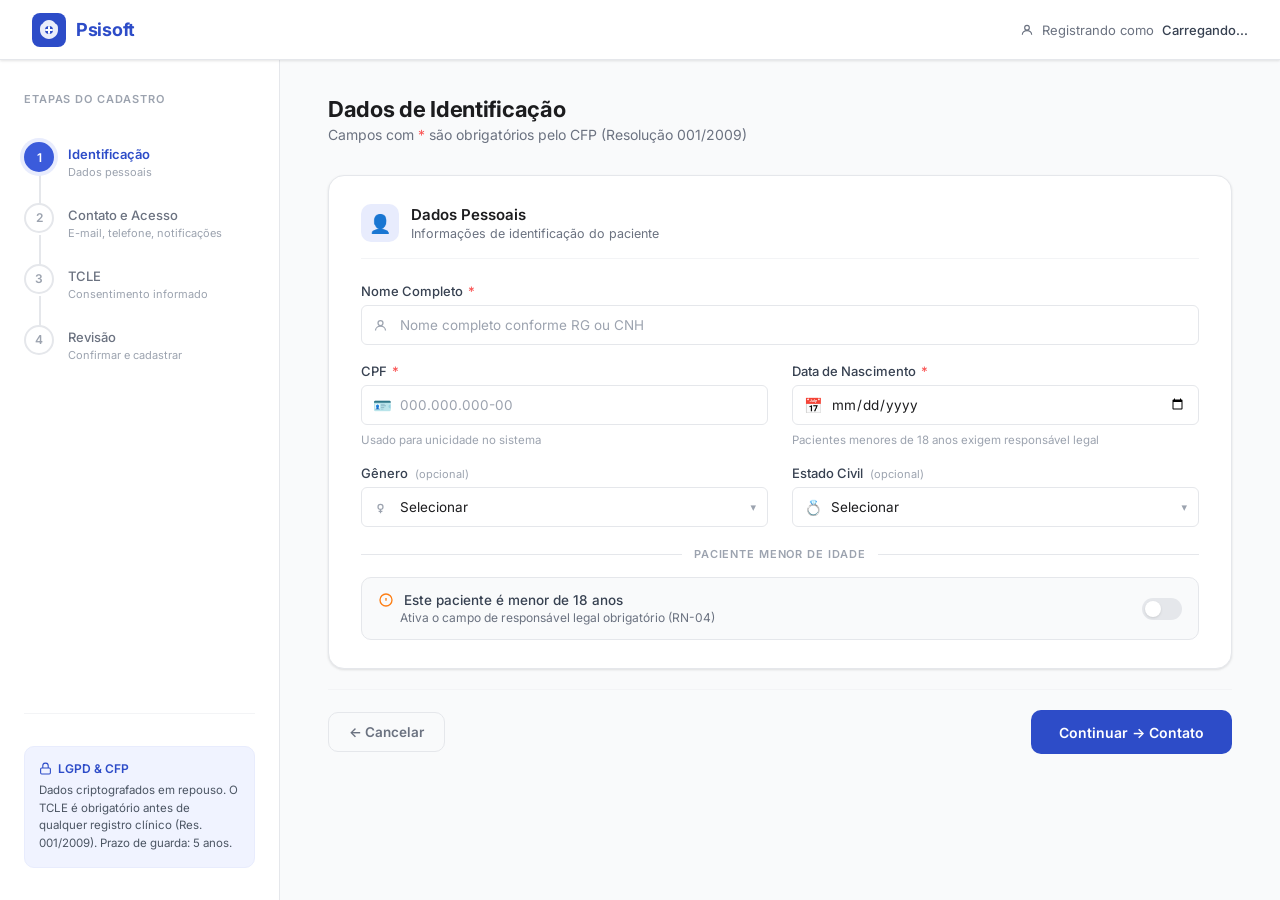
<file: frontend/cadastro-paciente.html>
<!DOCTYPE html>
<html lang="pt-BR">
<head>
<meta charset="UTF-8" />
<meta name="viewport" content="width=device-width, initial-scale=1.0" />
<title>Psisoft – Cadastro de Paciente</title>
<link href="https://fonts.googleapis.com/css2?family=Inter:wght@300;400;500;600;700&display=swap" rel="stylesheet" />
<style>
  *, *::before, *::after { box-sizing: border-box; margin: 0; padding: 0; }

  :root {
    --blue-900: #1a2b5e;
    --blue-700: #2d4cc8;
    --blue-600: #3b5bdb;
    --blue-500: #4c6ef5;
    --blue-100: #e8ecfd;
    --blue-50:  #f0f3ff;
    --teal-500: #12b886;
    --teal-100: #d3f9d8;
    --red-500:  #fa5252;
    --red-100:  #ffe3e3;
    --amber-500: #fd7e14;
    --amber-100: #fff3bf;
    --gray-900: #1c1c1e;
    --gray-700: #374151;
    --gray-500: #6b7280;
    --gray-400: #9ca3af;
    --gray-200: #e5e7eb;
    --gray-100: #f3f4f6;
    --gray-50:  #f9fafb;
    --white:    #ffffff;
    --radius-sm: 6px;
    --radius-md: 10px;
    --radius-lg: 16px;
    --shadow-sm: 0 1px 3px rgba(0,0,0,.08), 0 1px 2px rgba(0,0,0,.04);
    --shadow-md: 0 4px 16px rgba(0,0,0,.10);
    --shadow-lg: 0 8px 32px rgba(0,0,0,.12);
  }

  body {
    font-family: 'Inter', system-ui, sans-serif;
    background: var(--gray-50);
    color: var(--gray-900);
    min-height: 100vh;
    display: flex;
    flex-direction: column;
  }

  /* ── TOP BAR ── */
  .topbar {
    background: var(--white);
    border-bottom: 1px solid var(--gray-200);
    padding: 0 32px;
    height: 60px;
    display: flex;
    align-items: center;
    justify-content: space-between;
    position: sticky;
    top: 0;
    z-index: 100;
    box-shadow: var(--shadow-sm);
  }
  .topbar-brand {
    display: flex;
    align-items: center;
    gap: 10px;
    text-decoration: none;
  }
  .brand-icon {
    width: 34px;
    height: 34px;
  }
  .brand-name {
    font-size: 18px;
    font-weight: 700;
    color: var(--blue-700);
    letter-spacing: -.3px;
  }
  .topbar-meta {
    display: flex;
    align-items: center;
    gap: 8px;
    font-size: 13px;
    color: var(--gray-500);
  }
  .topbar-meta span { color: var(--gray-700); font-weight: 500; }

  /* ── LAYOUT ── */
  .page {
    flex: 1;
    display: grid;
    grid-template-columns: 280px 1fr;
    gap: 0;
  }

  /* ── PROGRESS SIDEBAR ── */
  .sidebar {
    background: var(--white);
    border-right: 1px solid var(--gray-200);
    padding: 32px 24px;
    display: flex;
    flex-direction: column;
    gap: 0;
  }
  .sidebar-title {
    font-size: 11px;
    font-weight: 600;
    letter-spacing: .08em;
    text-transform: uppercase;
    color: var(--gray-400);
    margin-bottom: 24px;
  }
  .step-list { display: flex; flex-direction: column; gap: 0; }
  .step-item {
    display: flex;
    align-items: flex-start;
    gap: 14px;
    padding: 12px 0;
    position: relative;
    cursor: pointer;
  }
  .step-item:not(:last-child)::after {
    content: '';
    position: absolute;
    left: 15px;
    top: 44px;
    width: 2px;
    height: calc(100% - 20px);
    background: var(--gray-200);
  }
  .step-item.completed::after { background: var(--blue-600); }
  .step-dot {
    width: 30px;
    height: 30px;
    border-radius: 50%;
    border: 2px solid var(--gray-200);
    background: var(--white);
    display: flex;
    align-items: center;
    justify-content: center;
    font-size: 12px;
    font-weight: 600;
    color: var(--gray-400);
    flex-shrink: 0;
    transition: all .2s;
    position: relative;
    z-index: 1;
  }
  .step-item.active .step-dot {
    background: var(--blue-600);
    border-color: var(--blue-600);
    color: var(--white);
    box-shadow: 0 0 0 4px var(--blue-100);
  }
  .step-item.completed .step-dot {
    background: var(--teal-500);
    border-color: var(--teal-500);
    color: var(--white);
  }
  .step-info { padding-top: 4px; }
  .step-label {
    font-size: 13px;
    font-weight: 500;
    color: var(--gray-500);
    line-height: 1.3;
  }
  .step-item.active .step-label { color: var(--blue-700); font-weight: 600; }
  .step-item.completed .step-label { color: var(--teal-500); }
  .step-sub {
    font-size: 11px;
    color: var(--gray-400);
    margin-top: 2px;
  }

  .sidebar-footer {
    margin-top: auto;
    padding-top: 32px;
    border-top: 1px solid var(--gray-100);
  }
  .sidebar-info {
    background: var(--blue-50);
    border: 1px solid var(--blue-100);
    border-radius: var(--radius-md);
    padding: 14px;
  }
  .sidebar-info-title {
    font-size: 12px;
    font-weight: 600;
    color: var(--blue-700);
    margin-bottom: 6px;
    display: flex;
    align-items: center;
    gap: 6px;
  }
  .sidebar-info p {
    font-size: 11.5px;
    color: var(--gray-600, #4b5563);
    line-height: 1.55;
  }

  /* ── MAIN CONTENT ── */
  .main {
    padding: 36px 48px;
    overflow-y: auto;
  }
  .form-header {
    margin-bottom: 32px;
  }
  .form-header h1 {
    font-size: 22px;
    font-weight: 700;
    color: var(--gray-900);
    letter-spacing: -.3px;
  }
  .form-header p {
    font-size: 14px;
    color: var(--gray-500);
    margin-top: 4px;
  }

  /* ── CARD ── */
  .card {
    background: var(--white);
    border: 1px solid var(--gray-200);
    border-radius: var(--radius-lg);
    padding: 28px 32px;
    margin-bottom: 20px;
    box-shadow: var(--shadow-sm);
  }
  .card-header {
    display: flex;
    align-items: center;
    gap: 12px;
    margin-bottom: 24px;
    padding-bottom: 16px;
    border-bottom: 1px solid var(--gray-100);
  }
  .card-icon {
    width: 38px;
    height: 38px;
    border-radius: var(--radius-md);
    display: flex;
    align-items: center;
    justify-content: center;
    font-size: 18px;
    flex-shrink: 0;
  }
  .card-icon.blue   { background: var(--blue-100); }
  .card-icon.teal   { background: var(--teal-100); }
  .card-icon.amber  { background: var(--amber-100); }
  .card-title {
    font-size: 15px;
    font-weight: 600;
    color: var(--gray-900);
  }
  .card-subtitle {
    font-size: 12.5px;
    color: var(--gray-500);
    margin-top: 2px;
  }

  /* ── FORM GRID ── */
  .form-grid {
    display: grid;
    grid-template-columns: 1fr 1fr;
    gap: 18px 24px;
  }
  .form-grid.cols-3 { grid-template-columns: 1fr 1fr 1fr; }
  .form-grid.cols-1 { grid-template-columns: 1fr; }
  .col-span-2 { grid-column: span 2; }
  .col-span-3 { grid-column: span 3; }

  .field { display: flex; flex-direction: column; gap: 6px; }
  .field label {
    font-size: 13px;
    font-weight: 500;
    color: var(--gray-700);
  }
  .field label .req { color: var(--red-500); margin-left: 2px; }
  .field label .opt {
    font-size: 11px;
    font-weight: 400;
    color: var(--gray-400);
    margin-left: 4px;
  }

  .input-wrap {
    position: relative;
    display: flex;
    align-items: center;
  }
  .input-icon {
    position: absolute;
    left: 12px;
    color: var(--gray-400);
    font-size: 15px;
    pointer-events: none;
    display: flex;
    align-items: center;
  }
  .input-wrap input,
  .input-wrap select,
  .input-wrap textarea {
    width: 100%;
    height: 40px;
    border: 1px solid var(--gray-200);
    border-radius: var(--radius-sm);
    font-family: inherit;
    font-size: 13.5px;
    color: var(--gray-900);
    background: var(--white);
    padding: 0 12px 0 38px;
    transition: border-color .15s, box-shadow .15s;
    outline: none;
    appearance: none;
  }
  .input-wrap.no-icon input,
  .input-wrap.no-icon select,
  .input-wrap.no-icon textarea { padding-left: 12px; }
  .input-wrap textarea {
    height: auto;
    min-height: 80px;
    padding-top: 10px;
    resize: vertical;
  }
  .input-wrap input::placeholder,
  .input-wrap select::placeholder,
  .input-wrap textarea::placeholder { color: var(--gray-400); }
  .input-wrap input:focus,
  .input-wrap select:focus,
  .input-wrap textarea:focus {
    border-color: var(--blue-500);
    box-shadow: 0 0 0 3px rgba(75,110,245,.12);
  }
  .input-wrap input.error,
  .input-wrap select.error { border-color: var(--red-500); }
  .input-wrap input.error:focus,
  .input-wrap select.error:focus { box-shadow: 0 0 0 3px rgba(250,82,82,.12); }
  .input-wrap input.valid { border-color: var(--teal-500); }
  .select-caret {
    position: absolute;
    right: 12px;
    color: var(--gray-400);
    pointer-events: none;
    font-size: 11px;
  }
  .field-hint {
    font-size: 11.5px;
    color: var(--gray-400);
    margin-top: 2px;
  }
  .field-error {
    font-size: 11.5px;
    color: var(--red-500);
    margin-top: 2px;
    display: none;
  }
  .field-error.visible { display: block; }

  /* ── TOGGLE (minor) ── */
  .toggle-row {
    display: flex;
    align-items: center;
    justify-content: space-between;
    padding: 14px 16px;
    background: var(--gray-50);
    border: 1px solid var(--gray-200);
    border-radius: var(--radius-md);
    cursor: pointer;
  }
  .toggle-row label {
    font-size: 13.5px;
    font-weight: 500;
    color: var(--gray-700);
    cursor: pointer;
    display: flex;
    align-items: center;
    gap: 10px;
  }
  .toggle-row p {
    font-size: 12px;
    color: var(--gray-500);
    margin-top: 2px;
    padding-left: 22px;
  }
  .toggle-switch {
    width: 40px;
    height: 22px;
    border-radius: 99px;
    background: var(--gray-200);
    position: relative;
    transition: background .2s;
    flex-shrink: 0;
    cursor: pointer;
  }
  .toggle-switch::after {
    content: '';
    width: 16px;
    height: 16px;
    border-radius: 50%;
    background: var(--white);
    position: absolute;
    top: 3px;
    left: 3px;
    transition: left .2s;
    box-shadow: var(--shadow-sm);
  }
  .toggle-switch.on { background: var(--blue-600); }
  .toggle-switch.on::after { left: 21px; }

  /* ── TCLE ── */
  .tcle-box {
    border: 1px solid var(--gray-200);
    border-radius: var(--radius-md);
    overflow: hidden;
  }
  .tcle-header {
    background: var(--gray-50);
    padding: 12px 16px;
    display: flex;
    align-items: center;
    justify-content: space-between;
    border-bottom: 1px solid var(--gray-200);
  }
  .tcle-header span {
    font-size: 12px;
    font-weight: 600;
    color: var(--gray-700);
    text-transform: uppercase;
    letter-spacing: .06em;
  }
  .tcle-badge {
    font-size: 11px;
    background: var(--amber-100);
    color: var(--amber-500);
    padding: 2px 8px;
    border-radius: 99px;
    font-weight: 600;
  }
  .tcle-body {
    padding: 20px;
    max-height: 260px;
    overflow-y: auto;
    font-size: 13px;
    color: var(--gray-700);
    line-height: 1.7;
    background: var(--white);
  }
  .tcle-body h4 {
    font-size: 13px;
    font-weight: 600;
    color: var(--gray-900);
    margin: 14px 0 6px;
  }
  .tcle-body h4:first-child { margin-top: 0; }
  .tcle-body ul { padding-left: 18px; }
  .tcle-body ul li { margin-bottom: 4px; }
  .tcle-scroll-indicator {
    text-align: center;
    padding: 10px;
    background: var(--gray-50);
    border-top: 1px solid var(--gray-200);
    font-size: 12px;
    color: var(--gray-400);
  }

  /* ── CONSENT CHECK ── */
  .consent-checks { display: flex; flex-direction: column; gap: 12px; margin-top: 18px; }
  .check-row {
    display: flex;
    align-items: flex-start;
    gap: 12px;
    padding: 14px 16px;
    border: 1px solid var(--gray-200);
    border-radius: var(--radius-md);
    cursor: pointer;
    transition: border-color .15s, background .15s;
  }
  .check-row:hover { background: var(--gray-50); border-color: var(--blue-500); }
  .check-row.checked { background: var(--blue-50); border-color: var(--blue-500); }
  .check-box {
    width: 18px;
    height: 18px;
    border: 2px solid var(--gray-300);
    border-radius: 4px;
    flex-shrink: 0;
    margin-top: 1px;
    display: flex;
    align-items: center;
    justify-content: center;
    background: var(--white);
    transition: all .15s;
  }
  .check-row.checked .check-box {
    background: var(--blue-600);
    border-color: var(--blue-600);
  }
  .check-row.checked .check-box::after {
    content: '✓';
    color: var(--white);
    font-size: 11px;
    font-weight: 700;
  }
  .check-row input[type="checkbox"] { display: none; }
  .check-text { flex: 1; }
  .check-text strong {
    display: block;
    font-size: 13px;
    font-weight: 600;
    color: var(--gray-800);
  }
  .check-text span {
    font-size: 12px;
    color: var(--gray-500);
    line-height: 1.5;
    display: block;
    margin-top: 3px;
  }

  /* ── SIGNATURE ── */
  .signature-area {
    margin-top: 18px;
    display: grid;
    grid-template-columns: 1fr 1fr;
    gap: 16px;
  }
  .sig-method {
    border: 1.5px solid var(--gray-200);
    border-radius: var(--radius-md);
    padding: 16px;
    cursor: pointer;
    text-align: center;
    transition: all .15s;
  }
  .sig-method:hover { border-color: var(--blue-500); background: var(--blue-50); }
  .sig-method.selected { border-color: var(--blue-600); background: var(--blue-50); }
  .sig-icon { font-size: 26px; margin-bottom: 8px; }
  .sig-title { font-size: 13px; font-weight: 600; color: var(--gray-700); }
  .sig-desc { font-size: 11.5px; color: var(--gray-400); margin-top: 4px; }

  /* ── STATUS TAG ── */
  .status-tag {
    display: inline-flex;
    align-items: center;
    gap: 5px;
    padding: 3px 10px;
    border-radius: 99px;
    font-size: 12px;
    font-weight: 600;
  }
  .status-tag.pending  { background: var(--amber-100); color: var(--amber-500); }
  .status-tag.ok       { background: var(--teal-100);  color: var(--teal-500); }

  /* ── RADIO PILLS ── */
  .radio-pills { display: flex; gap: 8px; flex-wrap: wrap; }
  .radio-pill {
    padding: 7px 16px;
    border: 1.5px solid var(--gray-200);
    border-radius: 99px;
    font-size: 13px;
    font-weight: 500;
    color: var(--gray-600, #4b5563);
    cursor: pointer;
    transition: all .15s;
    background: var(--white);
  }
  .radio-pill:hover { border-color: var(--blue-500); color: var(--blue-600); }
  .radio-pill.active {
    background: var(--blue-600);
    border-color: var(--blue-600);
    color: var(--white);
  }
  .radio-pill input { display: none; }

  /* ── NOTIFICATION METHOD ── */
  .notif-options {
    display: grid;
    grid-template-columns: repeat(3, 1fr);
    gap: 10px;
    margin-top: 4px;
  }
  .notif-card {
    border: 1.5px solid var(--gray-200);
    border-radius: var(--radius-md);
    padding: 12px;
    cursor: pointer;
    text-align: center;
    transition: all .15s;
  }
  .notif-card:hover { border-color: var(--blue-500); background: var(--blue-50); }
  .notif-card.selected { border-color: var(--blue-600); background: var(--blue-50); }
  .notif-card .n-icon { font-size: 20px; margin-bottom: 6px; }
  .notif-card .n-label { font-size: 12px; font-weight: 600; color: var(--gray-700); }
  .notif-card .n-sub { font-size: 11px; color: var(--gray-400); margin-top: 2px; }

  /* ── SECTION DIVIDER ── */
  .section-divider {
    display: flex;
    align-items: center;
    gap: 12px;
    margin: 4px 0 16px;
  }
  .section-divider span {
    font-size: 11px;
    font-weight: 600;
    letter-spacing: .08em;
    text-transform: uppercase;
    color: var(--gray-400);
    white-space: nowrap;
  }
  .section-divider::before,
  .section-divider::after {
    content: '';
    flex: 1;
    height: 1px;
    background: var(--gray-200);
  }

  /* ── FOOTER ACTIONS ── */
  .form-actions {
    display: flex;
    align-items: center;
    justify-content: space-between;
    padding: 20px 0 8px;
    border-top: 1px solid var(--gray-100);
    margin-top: 8px;
  }
  .btn {
    display: inline-flex;
    align-items: center;
    gap: 8px;
    padding: 0 20px;
    height: 40px;
    border-radius: var(--radius-md);
    font-family: inherit;
    font-size: 13.5px;
    font-weight: 600;
    cursor: pointer;
    border: none;
    transition: all .15s;
    text-decoration: none;
  }
  .btn-primary {
    background: var(--blue-700);
    color: var(--white);
  }
  .btn-primary:hover { background: var(--blue-900); box-shadow: var(--shadow-md); }
  .btn-ghost {
    background: transparent;
    color: var(--gray-500);
    border: 1.5px solid var(--gray-200);
  }
  .btn-ghost:hover { background: var(--gray-100); color: var(--gray-700); }
  .btn-outline {
    background: transparent;
    color: var(--blue-600);
    border: 1.5px solid var(--blue-200);
  }
  .btn-outline:hover { background: var(--blue-50); }
  .btn-danger {
    background: transparent;
    color: var(--red-500);
    border: 1.5px solid var(--red-100);
  }
  .btn-danger:hover { background: var(--red-100); }

  .btn-lg { height: 44px; padding: 0 28px; font-size: 14px; }

  /* ── ALERT ── */
  .alert {
    display: flex;
    align-items: flex-start;
    gap: 10px;
    padding: 12px 16px;
    border-radius: var(--radius-md);
    font-size: 13px;
    line-height: 1.5;
    margin-bottom: 20px;
  }
  .alert-info  { background: var(--blue-50);  border: 1px solid var(--blue-100);  color: var(--blue-700); }
  .alert-warn  { background: var(--amber-100); border: 1px solid #ffe599; color: #7c5a00; }
  .alert-ok    { background: var(--teal-100);  border: 1px solid #b2f2bb; color: #276346; }
  .alert-icon  { font-size: 16px; flex-shrink: 0; margin-top: 1px; }

  /* ── MINOR SECTION (conditional) ── */
  .minor-section {
    border: 1.5px dashed var(--amber-500);
    border-radius: var(--radius-md);
    padding: 20px;
    background: #fffdf0;
    display: none;
  }
  .minor-section.visible { display: block; }
  .minor-section-title {
    font-size: 13px;
    font-weight: 600;
    color: var(--amber-500);
    margin-bottom: 16px;
    display: flex;
    align-items: center;
    gap: 6px;
  }

  /* ── SUMMARY PANEL ── */
  .summary-grid {
    display: grid;
    grid-template-columns: 1fr 1fr;
    gap: 12px;
  }
  .summary-item {
    background: var(--gray-50);
    border-radius: var(--radius-md);
    padding: 14px;
  }
  .summary-item .s-label {
    font-size: 11px;
    font-weight: 600;
    text-transform: uppercase;
    letter-spacing: .07em;
    color: var(--gray-400);
    margin-bottom: 4px;
  }
  .summary-item .s-value {
    font-size: 14px;
    font-weight: 600;
    color: var(--gray-900);
  }
  .summary-item .s-value.pending { color: var(--amber-500); }
  .summary-item .s-value.ok      { color: var(--teal-500);  }

  /* ── RESPONSIVE ── */
  @media (max-width: 900px) {
    .page { grid-template-columns: 1fr; }
    .sidebar { border-right: none; border-bottom: 1px solid var(--gray-200); }
    .step-list { flex-direction: row; overflow-x: auto; gap: 8px; }
    .step-item::after { display: none; }
    .main { padding: 24px 20px; }
    .form-grid { grid-template-columns: 1fr; }
    .form-grid.cols-3 { grid-template-columns: 1fr; }
    .col-span-2, .col-span-3 { grid-column: span 1; }
    .signature-area { grid-template-columns: 1fr; }
    .summary-grid { grid-template-columns: 1fr; }
    .notif-options { grid-template-columns: 1fr; }
  }

  /* Scrollbar for TCLE */
  .tcle-body::-webkit-scrollbar { width: 5px; }
  .tcle-body::-webkit-scrollbar-track { background: var(--gray-100); }
  .tcle-body::-webkit-scrollbar-thumb { background: var(--gray-300); border-radius: 9px; }
</style>
</head>
<body>

<!-- TOP BAR -->
<header class="topbar">
  <a href="#" class="topbar-brand">
    <svg class="brand-icon" viewBox="0 0 34 34" fill="none">
      <rect width="34" height="34" rx="8" fill="#2d4cc8"/>
      <path d="M17 7c-2.8 0-5.2 1.5-6.5 3.8C8.2 12 8 14 8 17c0 4.9 4 8.9 9 8.9s9-4 9-8.9c0-3 .2-4.9-2.5-6.2C22.2 8.5 19.8 7 17 7z" fill="white" opacity=".9"/>
      <circle cx="17" cy="17" r="4" fill="#2d4cc8"/>
      <path d="M14 17h6M17 14v6" stroke="white" stroke-width="2" stroke-linecap="round"/>
    </svg>
    <span class="brand-name">Psisoft</span>
  </a>
  <div class="topbar-meta">
    <svg width="14" height="14" fill="none" viewBox="0 0 24 24" stroke="currentColor" stroke-width="2"><circle cx="12" cy="8" r="4"/><path d="M4 20c0-4 3.6-7 8-7s8 3 8 7"/></svg>
    Registrando como <span id="logged-user-info">Carregando...</span>
  </div>
</header>

<div class="page">

  <!-- SIDEBAR -->
  <aside class="sidebar">
    <div class="sidebar-title">Etapas do Cadastro</div>
    <div class="step-list">
      <div class="step-item active" onclick="goStep(1)">
        <div class="step-dot">1</div>
        <div class="step-info">
          <div class="step-label">Identificação</div>
          <div class="step-sub">Dados pessoais</div>
        </div>
      </div>
      <div class="step-item" onclick="goStep(2)">
        <div class="step-dot">2</div>
        <div class="step-info">
          <div class="step-label">Contato e Acesso</div>
          <div class="step-sub">E-mail, telefone, notificações</div>
        </div>
      </div>
      <div class="step-item" onclick="goStep(3)">
        <div class="step-dot">3</div>
        <div class="step-info">
          <div class="step-label">TCLE</div>
          <div class="step-sub">Consentimento informado</div>
        </div>
      </div>
      <div class="step-item" onclick="goStep(4)">
        <div class="step-dot">4</div>
        <div class="step-info">
          <div class="step-label">Revisão</div>
          <div class="step-sub">Confirmar e cadastrar</div>
        </div>
      </div>
    </div>
    <div class="sidebar-footer">
      <div class="sidebar-info">
        <div class="sidebar-info-title">
          <svg width="13" height="13" fill="none" viewBox="0 0 24 24" stroke="currentColor" stroke-width="2"><rect x="3" y="11" width="18" height="11" rx="2"/><path d="M7 11V7a5 5 0 0 1 10 0v4"/></svg>
          LGPD &amp; CFP
        </div>
        <p>Dados criptografados em repouso. O TCLE é obrigatório antes de qualquer registro clínico (Res. 001/2009). Prazo de guarda: 5 anos.</p>
      </div>
    </div>
  </aside>

  <!-- MAIN -->
  <main class="main">

    <!-- ═══ STEP 1: IDENTIFICAÇÃO ═══ -->
    <div id="step1" class="step-panel" style="display:none;">
      <div class="form-header">
        <h1>Dados de Identificação</h1>
        <p>Campos com <span style="color:var(--red-500)">*</span> são obrigatórios pelo CFP (Resolução 001/2009)</p>
      </div>

      <div class="card">
        <div class="card-header">
          <div class="card-icon blue">👤</div>
          <div>
            <div class="card-title">Dados Pessoais</div>
            <div class="card-subtitle">Informações de identificação do paciente</div>
          </div>
        </div>
        <div class="form-grid">
          <div class="field col-span-2">
            <label>Nome Completo <span class="req">*</span></label>
            <div class="input-wrap">
              <span class="input-icon">
                <svg width="15" height="15" fill="none" viewBox="0 0 24 24" stroke="currentColor" stroke-width="2"><circle cx="12" cy="8" r="4"/><path d="M4 20c0-4 3.6-7 8-7s8 3 8 7"/></svg>
              </span>
              <input type="text" id="nome" placeholder="Nome completo conforme RG ou CNH" />
            </div>
          </div>

          <div class="field">
            <label>CPF <span class="req">*</span></label>
            <div class="input-wrap">
              <span class="input-icon">🪪</span>
              <input type="text" id="cpf" placeholder="000.000.000-00" maxlength="14" />
            </div>
            <div class="field-hint">Usado para unicidade no sistema</div>
            <div class="field-error" id="cpf-err">CPF já cadastrado. <a href="#" style="color:var(--blue-600)">Ver perfil existente</a></div>
          </div>

          <div class="field">
            <label>Data de Nascimento <span class="req">*</span></label>
            <div class="input-wrap">
              <span class="input-icon">📅</span>
              <input type="date" id="nascimento" />
            </div>
            <div class="field-hint">Pacientes menores de 18 anos exigem responsável legal</div>
          </div>

          <div class="field">
            <label>Gênero <span class="opt">(opcional)</span></label>
            <div class="input-wrap">
              <span class="input-icon">
                <svg width="15" height="15" fill="none" viewBox="0 0 24 24" stroke="currentColor" stroke-width="2"><circle cx="12" cy="11" r="4"/><path d="M12 15v6M9 18h6"/></svg>
              </span>
              <select id="genero">
                <option value="">Selecionar</option>
                <option>Masculino</option>
                <option>Feminino</option>
                <option>Não-binário</option>
                <option>Prefiro não informar</option>
              </select>
              <span class="select-caret">▾</span>
            </div>
          </div>

          <div class="field">
            <label>Estado Civil <span class="opt">(opcional)</span></label>
            <div class="input-wrap">
              <span class="input-icon">💍</span>
              <select>
                <option value="">Selecionar</option>
                <option>Solteiro(a)</option>
                <option>Casado(a)</option>
                <option>Divorciado(a)</option>
                <option>Viúvo(a)</option>
                <option>União Estável</option>
              </select>
              <span class="select-caret">▾</span>
            </div>
          </div>
        </div>

        <!-- Minor section -->
        <div style="margin-top:20px">
          <div class="section-divider"><span>Paciente Menor de Idade</span></div>
          <div class="toggle-row" onclick="toggleMinor()">
            <div>
              <label>
                <svg width="16" height="16" fill="none" viewBox="0 0 24 24" stroke="currentColor" stroke-width="2" style="color:var(--amber-500)"><path d="M12 9v4m0 4h.01"/><circle cx="12" cy="12" r="9"/></svg>
                Este paciente é menor de 18 anos
              </label>
              <p>Ativa o campo de responsável legal obrigatório (RN-04)</p>
            </div>
            <div class="toggle-switch" id="minor-toggle"></div>
          </div>

          <div class="minor-section" id="minor-section" style="margin-top:14px">
            <div class="minor-section-title">⚠️ Dados do Responsável Legal</div>
            <div class="form-grid">
              <div class="field col-span-2">
                <label>Nome do Responsável <span class="req">*</span></label>
                <div class="input-wrap">
                  <span class="input-icon">
                    <svg width="15" height="15" fill="none" viewBox="0 0 24 24" stroke="currentColor" stroke-width="2"><circle cx="12" cy="8" r="4"/><path d="M4 20c0-4 3.6-7 8-7s8 3 8 7"/></svg>
                  </span>
                  <input type="text" placeholder="Nome completo do responsável legal" />
                </div>
              </div>
              <div class="field">
                <label>CPF do Responsável <span class="req">*</span></label>
                <div class="input-wrap">
                  <span class="input-icon">🪪</span>
                  <input type="text" placeholder="000.000.000-00" maxlength="14" />
                </div>
              </div>
              <div class="field">
                <label>Parentesco <span class="req">*</span></label>
                <div class="input-wrap">
                  <span class="input-icon">👨‍👧</span>
                  <select>
                    <option value="">Selecionar</option>
                    <option>Pai</option>
                    <option>Mãe</option>
                    <option>Avô/Avó</option>
                    <option>Tutor(a) Legal</option>
                    <option>Outro</option>
                  </select>
                  <span class="select-caret">▾</span>
                </div>
              </div>
              <div class="field">
                <label>E-mail do Responsável <span class="req">*</span></label>
                <div class="input-wrap">
                  <span class="input-icon">✉️</span>
                  <input type="email" placeholder="email@exemplo.com.br" />
                </div>
              </div>
              <div class="field">
                <label>Telefone do Responsável <span class="req">*</span></label>
                <div class="input-wrap">
                  <span class="input-icon">📱</span>
                  <input type="tel" placeholder="(00) 00000-0000" />
                </div>
              </div>
            </div>
          </div>
        </div>
      </div>

      <div class="form-actions">
        <button class="btn btn-ghost" onclick="window.history.back()">
          ← Cancelar
        </button>
        <button class="btn btn-primary btn-lg" onclick="goStep(2)">
          Continuar → Contato
        </button>
      </div>
    </div>

    <!-- ═══ STEP 2: CONTATO E ACESSO ═══ -->
    <div id="step2" class="step-panel">
      <div class="form-header">
        <h1>Contato e Configurações de Acesso</h1>
        <p>As credenciais de acesso ao portal serão enviadas automaticamente após o cadastro</p>
      </div>

      <div class="card">
        <div class="card-header">
          <div class="card-icon blue">✉️</div>
          <div>
            <div class="card-title">Dados de Contato</div>
            <div class="card-subtitle">Usados para envio de credenciais e lembretes de consulta</div>
          </div>
        </div>
        <div class="form-grid">
          <div class="field">
            <label>E-mail <span class="req">*</span></label>
            <div class="input-wrap">
              <span class="input-icon">✉️</span>
              <input type="email" id="email" placeholder="paciente@email.com.br" />
            </div>
            <div class="field-hint">Credenciais de acesso serão enviadas aqui</div>
          </div>
          <div class="field">
            <label>Confirmar E-mail <span class="req">*</span></label>
            <div class="input-wrap">
              <span class="input-icon">✉️</span>
              <input type="email" placeholder="Repita o e-mail" />
            </div>
          </div>
          <div class="field">
            <label>Telefone / WhatsApp <span class="req">*</span></label>
            <div class="input-wrap">
              <span class="input-icon">📱</span>
              <input type="tel" placeholder="(62) 99999-0000" />
            </div>
          </div>
          <div class="field">
            <label>Telefone Alternativo <span class="opt">(opcional)</span></label>
            <div class="input-wrap">
              <span class="input-icon">📞</span>
              <input type="tel" placeholder="(62) 3333-0000" />
            </div>
          </div>

          <div class="field col-span-2">
            <label>Endereço <span class="opt">(opcional)</span></label>
            <div class="input-wrap">
              <span class="input-icon">📍</span>
              <input type="text" placeholder="Logradouro, número, bairro — cidade/UF" />
            </div>
          </div>
        </div>
      </div>

      <div class="card">
        <div class="card-header">
          <div class="card-icon teal">🔔</div>
          <div>
            <div class="card-title">Notificações</div>
            <div class="card-subtitle">Canal preferencial para lembretes e confirmações de consulta</div>
          </div>
        </div>

        <div class="alert alert-info">
          <span class="alert-icon">ℹ️</span>
          Notificações conterão apenas dados administrativos (data, hora, link). Dados clínicos nunca são enviados por canais externos (RN-02).
        </div>

        <label style="font-size:13px;font-weight:500;color:var(--gray-700);display:block;margin-bottom:10px">Canal de preferência <span class="req">*</span></label>
        <div class="notif-options">
          <div class="notif-card selected" onclick="selectNotif(this)">
            <div class="n-icon">💬</div>
            <div class="n-label">WhatsApp</div>
            <div class="n-sub">Lembretes e links</div>
          </div>
          <div class="notif-card" onclick="selectNotif(this)">
            <div class="n-icon">✉️</div>
            <div class="n-label">E-mail</div>
            <div class="n-sub">Confirmações e documentos</div>
          </div>
          <div class="notif-card" onclick="selectNotif(this)">
            <div class="n-icon">🔔</div>
            <div class="n-label">Ambos</div>
            <div class="n-sub">WhatsApp + E-mail</div>
          </div>
        </div>

        <div style="margin-top:20px">
          <div class="section-divider"><span>Modalidade de Atendimento</span></div>
          <div class="radio-pills">
            <label class="radio-pill active" onclick="setPill(this)">
              <input type="radio" name="modalidade" value="Presencial" checked /> 🏥 Presencial
            </label>
            <label class="radio-pill" onclick="setPill(this)">
              <input type="radio" name="modalidade" value="Online" /> 💻 Online
            </label>
            <label class="radio-pill" onclick="setPill(this)">
              <input type="radio" name="modalidade" value="Hibrido" /> 🔄 Ambos
            </label>
          </div>
        </div>
      </div>

      <div class="form-actions">
        <button class="btn btn-ghost" onclick="goStep(1)">← Voltar</button>
        <button class="btn btn-primary btn-lg" onclick="goStep(3)">Continuar → TCLE</button>
      </div>
    </div>

    <!-- ═══ STEP 3: TCLE ═══ -->
    <div id="step3" class="step-panel" style="display:none;">
      <div class="form-header">
        <h1>Termo de Consentimento Livre e Esclarecido</h1>
        <p>O TCLE deve ser lido e aceito pelo paciente antes de qualquer registro clínico</p>
      </div>

      <div class="alert alert-warn">
        <span class="alert-icon">⚠️</span>
        <div>
          <strong style="display:block;margin-bottom:2px">Nenhuma funcionalidade clínica é liberada até a assinatura do TCLE.</strong>
          Leia o termo completo com o paciente e registre o aceite. O log de consentimento é imutável (LGPD Art. 37).
        </div>
      </div>

      <div class="card">
        <div class="card-header">
          <div class="card-icon amber">📋</div>
          <div>
            <div class="card-title">Termo de Consentimento Livre e Esclarecido (TCLE)</div>
            <div class="card-subtitle">PsiSoft – Plataforma de Gestão para Saúde Mental · Versão 2.1 · Jun/2026</div>
          </div>
          <span class="status-tag pending" style="margin-left:auto">⏳ Pendente</span>
        </div>

        <div class="tcle-box">
          <div class="tcle-header">
            <span>Texto do Termo</span>
            <span class="tcle-badge">Leitura obrigatória</span>
          </div>
          <div class="tcle-body" id="tcle-scroll" onscroll="checkScroll(this)">
            <h4>1. Identificação e Finalidade</h4>
            <p>Este Termo de Consentimento Livre e Esclarecido (TCLE) é apresentado pela plataforma <strong>PsiSoft</strong>, operada pela empresa XPTO Tecnologia em Saúde Ltda., CNPJ 00.000.000/0001-00, com sede em Goiânia/GO, doravante denominada <em>Controladora de Dados</em>.</p>
            <p>A coleta e o tratamento dos dados pessoais e sensíveis de saúde aqui descritos têm como finalidade exclusiva <strong>viabilizar o atendimento psicológico online e presencial</strong>, o gerenciamento de prontuário eletrônico, a comunicação sobre agendamentos e o cumprimento das obrigações legais e éticas da profissão.</p>

            <h4>2. Dados Coletados e Base Legal</h4>
            <p>Serão coletados os seguintes dados, com base legal no Art. 11, II, "f" da LGPD (tratamento de saúde):</p>
            <ul>
              <li>Dados de identificação: nome, CPF, data de nascimento, endereço.</li>
              <li>Dados de contato: e-mail, telefone/WhatsApp.</li>
              <li>Dados sensíveis de saúde: prontuário clínico, evoluções de sessão, auto-registros, documentos psicológicos e histórico de agendamentos.</li>
              <li>Dados técnicos: IP de acesso, data/hora de autenticação.</li>
            </ul>

            <h4>3. Compartilhamento de Dados</h4>
            <p>Seus dados <strong>não são vendidos</strong> a terceiros. Podem ser compartilhados apenas com: (a) o psicólogo responsável pelo atendimento; (b) serviços de notificação (WhatsApp Business/e-mail) <em>exclusivamente para dados administrativos</em>; (c) autoridades competentes quando exigido por lei.</p>

            <h4>4. Segurança e Prazo de Guarda</h4>
            <p>Todos os dados são criptografados em repouso (AES-256) e em trânsito (TLS 1.3). O prontuário eletrônico é mantido por <strong>no mínimo 5 anos</strong> após o último atendimento, conforme Resolução CFP 001/2009, mesmo após eventual encerramento do vínculo terapêutico.</p>

            <h4>5. Direitos do Titular (LGPD Art. 18)</h4>
            <p>Você tem direito a: confirmar a existência de tratamento; acessar seus dados; corrigir dados incompletos ou inexatos; solicitar anonimização ou bloqueio; portabilidade do prontuário (UC12); revogar o consentimento a qualquer momento.</p>
            <p>Para exercer seus direitos, acesse <strong>Configurações → Privacidade e Meus Dados</strong> ou envie solicitação para privacidade@psisoft.com.br.</p>

            <h4>6. Uso de Inteligência Artificial</h4>
            <p>A plataforma oferece, de forma <em>opcional</em>, transcrição automática de sessões por IA e um chatbot de apoio entre sessões. O uso de ambos requer consentimento explícito e separado do paciente. Nenhum registro de IA substitui o julgamento clínico do psicólogo responsável.</p>

            <h4>7. Canal de Contato e DPO</h4>
            <p>Em caso de dúvidas sobre privacidade ou para exercer seus direitos: <strong>dpo@psisoft.com.br</strong> | (62) 3000-0000. Encarregado de Dados (DPO): Ana Paula Mendes.</p>

            <h4>8. Declaração de Ciência</h4>
            <p>Ao assinar este termo, declaro que li e compreendi todas as informações acima, que tive a oportunidade de esclarecer dúvidas com o(a) psicólogo(a) responsável, e que consinto <strong>livre e voluntariamente</strong> com o tratamento dos meus dados para as finalidades descritas.</p>
          </div>
          <div class="tcle-scroll-indicator" id="scroll-hint">
            ↓ Role para ler o termo completo antes de assinar
          </div>
        </div>

        <!-- CONSENT CHECKS -->
        <div class="consent-checks">
          <div class="check-row" onclick="toggleCheck(this)">
            <input type="checkbox" class="check-input" />
            <div class="check-box"></div>
            <div class="check-text">
              <strong>Li e compreendi o TCLE na íntegra</strong>
              <span>Confirmo que tive acesso ao texto completo e oportunidade de esclarecer dúvidas</span>
            </div>
          </div>
          <div class="check-row" onclick="toggleCheck(this)">
            <input type="checkbox" class="check-input" />
            <div class="check-box"></div>
            <div class="check-text">
              <strong>Consinto com o tratamento de dados para atendimento psicológico</strong>
              <span>Autorizo a coleta e uso dos meus dados pessoais e sensíveis de saúde conforme descrito</span>
            </div>
          </div>
          <div class="check-row" onclick="toggleCheck(this)">
            <input type="checkbox" class="check-input" />
            <div class="check-box"></div>
            <div class="check-text">
              <strong>Autorizo o envio de notificações administrativas via WhatsApp / e-mail</strong>
              <span>Lembretes de consulta, confirmações e links de atendimento — sem conteúdo clínico</span>
            </div>
          </div>
        </div>

        <!-- OPTIONAL AI consent -->
        <div style="margin-top:16px">
          <div class="section-divider"><span>Consentimentos Opcionais</span></div>
          <div class="check-row" onclick="toggleCheck(this)" style="border-color:var(--gray-200)">
            <input type="checkbox" class="check-input" />
            <div class="check-box"></div>
            <div class="check-text">
              <strong>Autorizo transcrição automática de sessões por IA <span style="color:var(--gray-400);font-weight:400">(opcional)</span></strong>
              <span>O rascunho gerado pela IA é revisado e editado pelo psicólogo antes de ser salvo no prontuário; o rascunho original é descartado (RNF-06)</span>
            </div>
          </div>
          <div class="check-row" onclick="toggleCheck(this)" style="border-color:var(--gray-200);margin-top:10px">
            <input type="checkbox" class="check-input" />
            <div class="check-box"></div>
            <div class="check-text">
              <strong>Autorizo uso do Chatbot de Apoio entre sessões <span style="color:var(--gray-400);font-weight:400">(opcional)</span></strong>
              <span>Ferramenta de suporte emocional sob supervisão do psicólogo; não substitui atendimento clínico (UC10)</span>
            </div>
          </div>
        </div>

        <!-- SIGNATURE METHOD -->
        <div style="margin-top:20px">
          <div class="section-divider"><span>Método de Assinatura</span></div>
          <div class="signature-area">
            <div class="sig-method selected" onclick="selectSig(this)">
              <div class="sig-icon">✅</div>
              <div class="sig-title">Aceite em Tela</div>
              <div class="sig-desc">Confirmação por senha + registro de IP e timestamp</div>
            </div>
            <div class="sig-method" onclick="selectSig(this)">
              <div class="sig-icon">📧</div>
              <div class="sig-title">Link por E-mail</div>
              <div class="sig-desc">TCLE enviado ao paciente para assinatura assíncrona</div>
            </div>
          </div>

          <div style="margin-top:16px" id="sig-password-area">
            <div class="alert alert-ok" style="margin-bottom:0">
              <span class="alert-icon">🔒</span>
              <div>O aceite será registrado com <strong>data, hora, IP do dispositivo e identificação do assinante</strong> em log imutável, conforme LGPD Art. 37.</div>
            </div>
            <div class="form-grid" style="margin-top:14px">
              <div class="field">
                <label>Senha de Confirmação <span class="req">*</span></label>
                <div class="input-wrap">
                  <span class="input-icon">🔐</span>
                  <input type="password" placeholder="Senha do paciente no sistema" />
                </div>
                <div class="field-hint">O paciente receberá a senha por e-mail após o cadastro</div>
              </div>
              <div class="field">
                <label>Confirmar Senha <span class="req">*</span></label>
                <div class="input-wrap">
                  <span class="input-icon">🔐</span>
                  <input type="password" placeholder="Repita a senha" />
                </div>
              </div>
            </div>
          </div>
        </div>
      </div>

      <div class="form-actions">
        <button class="btn btn-ghost" onclick="goStep(2)">← Voltar</button>
        <button class="btn btn-primary btn-lg" onclick="goStep(4)">Continuar → Revisão</button>
      </div>
    </div>

    <!-- ═══ STEP 4: REVISÃO ═══ -->
    <div id="step4" class="step-panel" style="display:none;">
      <div class="form-header">
        <h1>Revisão e Confirmação</h1>
        <p>Verifique os dados antes de finalizar o cadastro</p>
      </div>

      <div class="alert alert-ok">
        <span class="alert-icon">✅</span>
        <div>Tudo certo! Após confirmar, o paciente receberá as credenciais de acesso ao portal por e-mail e será notificado sobre o TCLE registrado.</div>
      </div>

      <div class="card">
        <div class="card-header">
          <div class="card-icon blue">👤</div>
          <div>
            <div class="card-title">Identificação</div>
          </div>
          <button class="btn btn-ghost" style="margin-left:auto;height:32px;font-size:12px" onclick="goStep(1)">✏️ Editar</button>
        </div>
        <div class="summary-grid">
          <div class="summary-item"><div class="s-label">Nome Completo</div><div class="s-value" id="rev-nome">--</div></div>
          <div class="summary-item"><div class="s-label">CPF</div><div class="s-value" id="rev-cpf">--</div></div>
          <div class="summary-item"><div class="s-label">Data de Nascimento</div><div class="s-value" id="rev-nasc">--</div></div>
          <div class="summary-item"><div class="s-label">Gênero</div><div class="s-value" id="rev-gen">--</div></div>
          <div class="summary-item"><div class="s-label">Responsável Legal</div><div class="s-value" style="color:var(--gray-400)">Não aplicável</div></div>
          <div class="summary-item"><div class="s-label">Estado Civil</div><div class="s-value" id="rev-estado">--</div></div>
        </div>
      </div>

      <div class="card">
        <div class="card-header">
          <div class="card-icon teal">📞</div>
          <div><div class="card-title">Contato e Notificações</div></div>
          <button class="btn btn-ghost" style="margin-left:auto;height:32px;font-size:12px" onclick="goStep(2)">✏️ Editar</button>
        </div>
        <div class="summary-grid">
          <div class="summary-item"><div class="s-label">E-mail</div><div class="s-value" id="rev-email">--</div></div>
          <div class="summary-item"><div class="s-label">Telefone</div><div class="s-value" id="rev-tel">--</div></div>
          <div class="summary-item"><div class="s-label">Canal de Notificação</div><div class="s-value" id="rev-canal">--</div></div>
          <div class="summary-item"><div class="s-label">Modalidade</div><div class="s-value" id="rev-mod">--</div></div>
        </div>
      </div>

      <div class="card">
        <div class="card-header">
          <div class="card-icon amber">📋</div>
          <div><div class="card-title">TCLE e Consentimento</div></div>
          <button class="btn btn-ghost" style="margin-left:auto;height:32px;font-size:12px" onclick="goStep(3)">✏️ Editar</button>
        </div>
        <div class="summary-grid">
          <div class="summary-item">
            <div class="s-label">TCLE Principal</div>
            <div class="s-value ok">✓ Aceito em Tela</div>
          </div>
          <div class="summary-item">
            <div class="s-label">Método de Assinatura</div>
            <div class="s-value">Aceite em Tela + Senha</div>
          </div>
          <div class="summary-item">
            <div class="s-label">Transcrição por IA</div>
            <div class="s-value pending">Não autorizado</div>
          </div>
          <div class="summary-item">
            <div class="s-label">Chatbot de Apoio</div>
            <div class="s-value pending">Não autorizado</div>
          </div>
        </div>

        <div class="alert alert-info" style="margin-top:18px;margin-bottom:0">
          <span class="alert-icon">🔒</span>
          <div>O log de consentimento será gerado com timestamp, IP e identificação do assinante. Imutável e auditável conforme LGPD Art. 37. Prontuário mantido por <strong>mínimo 5 anos</strong>.</div>
        </div>
      </div>

      <!-- Ações finais -->
      <div class="form-actions" style="flex-direction:column;align-items:stretch;gap:12px">
        <div style="display:flex;justify-content:space-between;align-items:center">
          <button class="btn btn-ghost" onclick="goStep(3)">← Voltar</button>
          <div style="display:flex;gap:10px">
            <button class="btn btn-danger" onclick="confirmCancel()">✕ Cancelar</button>
            <button class="btn btn-primary btn-lg" onclick="submitForm()">
              ✓ Confirmar Cadastro
            </button>
          </div>
        </div>
        <p style="font-size:12px;color:var(--gray-400);text-align:right">
          Ao confirmar, um e-mail com credenciais de acesso será enviado automaticamente ao paciente.
        </p>
      </div>
    </div>

    <!-- ═══ SUCCESS ═══ -->
    <div id="step-success" class="step-panel" style="display:none;text-align:center;padding:60px 0">
      <div style="font-size:56px;margin-bottom:20px">🎉</div>
      <h1 style="font-size:24px;font-weight:700;color:var(--gray-900);margin-bottom:8px">Paciente Cadastrado com Sucesso!</h1>
      <p style="color:var(--gray-500);font-size:15px;max-width:420px;margin:0 auto 32px">
        Maria Fernanda Lima foi cadastrada. As credenciais de acesso foram enviadas para ma••••@gmail.com e o TCLE foi registrado em log imutável.
      </p>
      <div style="display:inline-flex;flex-direction:column;align-items:center;gap:12px;background:var(--gray-50);border:1px solid var(--gray-200);border-radius:var(--radius-lg);padding:24px 32px;margin-bottom:36px">
        <div style="display:flex;align-items:center;gap:10px;font-size:14px;font-weight:600;color:var(--teal-500)">
          <svg width="18" height="18" fill="none" viewBox="0 0 24 24" stroke="currentColor" stroke-width="2.5"><path d="M20 6L9 17l-5-5"/></svg>
          Prontuário eletrônico criado
        </div>
        <div style="display:flex;align-items:center;gap:10px;font-size:14px;font-weight:600;color:var(--teal-500)">
          <svg width="18" height="18" fill="none" viewBox="0 0 24 24" stroke="currentColor" stroke-width="2.5"><path d="M20 6L9 17l-5-5"/></svg>
          TCLE assinado e logado
        </div>
        <div style="display:flex;align-items:center;gap:10px;font-size:14px;font-weight:600;color:var(--teal-500)">
          <svg width="18" height="18" fill="none" viewBox="0 0 24 24" stroke="currentColor" stroke-width="2.5"><path d="M20 6L9 17l-5-5"/></svg>
          Credenciais enviadas por e-mail
        </div>
      </div>
      <div style="display:flex;gap:12px;justify-content:center;flex-wrap:wrap">
        <button class="btn btn-outline btn-lg" onclick="goStep(1)">+ Novo Cadastro</button>
        <button class="btn btn-primary btn-lg" onclick="window.location.href='agendamentos.html'">Ir para Agendamentos →</button>
      </div>
    </div>

  </main>
</div>

<script>
  let currentStep = 1;
  let isMinor = false;

  function goStep(n) {
    if (n === 4) preencherRevisao(); // Antes de ir para a revisão, preenchemos os dados

    document.querySelectorAll('.step-panel').forEach(p => p.style.display = 'none');
    const panel = document.getElementById('step' + n) || document.getElementById('step-success');
    if (panel) panel.style.display = 'block';
    currentStep = n;
    updateSidebar();
    window.scrollTo({ top: 0, behavior: 'smooth' });
  }

  function preencherRevisao() {
    const nome = document.getElementById('nome') ? document.getElementById('nome').value : '';
    const cpf = document.getElementById('cpf') ? document.getElementById('cpf').value : '';
    const nasc = document.getElementById('nascimento') ? document.getElementById('nascimento').value : '';
    const email = document.getElementById('email') ? document.getElementById('email').value : '';
    const tel = document.querySelector('input[type="tel"]') ? document.querySelector('input[type="tel"]').value : '';
    
    const canalEl = document.querySelector('.notif-card.selected .n-label');
    const modEl = document.querySelector('input[name="modalidade"]:checked');
    const genEl = document.querySelector('select'); // Assumindo que o primeiro select é gênero (ou podemos buscar de forma mais robusta)

    if(document.getElementById('rev-nome')) document.getElementById('rev-nome').textContent = nome || 'Não informado';
    if(document.getElementById('rev-cpf')) document.getElementById('rev-cpf').textContent = cpf || 'Não informado';
    if(document.getElementById('rev-nasc')) document.getElementById('rev-nasc').textContent = nasc || 'Não informado';
    if(document.getElementById('rev-email')) document.getElementById('rev-email').textContent = email || 'Não informado';
    if(document.getElementById('rev-tel')) document.getElementById('rev-tel').textContent = tel || 'Não informado';
    if(document.getElementById('rev-canal')) document.getElementById('rev-canal').textContent = canalEl ? canalEl.textContent.trim() : 'WhatsApp';
    if(document.getElementById('rev-mod')) document.getElementById('rev-mod').textContent = modEl ? modEl.value : 'Presencial';
  }

  function updateSidebar() {
    const items = document.querySelectorAll('.step-item');
    items.forEach((item, idx) => {
      const stepNum = idx + 1;
      item.classList.remove('active', 'completed');
      if (stepNum < currentStep) item.classList.add('completed');
      else if (stepNum === currentStep) item.classList.add('active');

      // Update dot
      const dot = item.querySelector('.step-dot');
      if (stepNum < currentStep) dot.textContent = '✓';
      else dot.textContent = stepNum;
    });
  }

  function toggleMinor() {
    isMinor = !isMinor;
    document.getElementById('minor-toggle').classList.toggle('on', isMinor);
    const section = document.getElementById('minor-section');
    section.classList.toggle('visible', isMinor);
  }

  function toggleCheck(row) {
    row.classList.toggle('checked');
    const inp = row.querySelector('.check-input');
    if (inp) inp.checked = row.classList.contains('checked');
  }

  function selectNotif(card) {
    document.querySelectorAll('.notif-card').forEach(c => c.classList.remove('selected'));
    card.classList.add('selected');
  }

  function setPill(pill) {
    document.querySelectorAll('.radio-pill').forEach(p => p.classList.remove('active'));
    pill.classList.add('active');
  }

  function selectSig(method) {
    document.querySelectorAll('.sig-method').forEach(m => m.classList.remove('selected'));
    method.classList.add('selected');
  }

  function checkScroll(el) {
    const hint = document.getElementById('scroll-hint');
    if (el.scrollTop + el.clientHeight >= el.scrollHeight - 10) {
      if (hint) hint.textContent = '✓ Documento lido por completo';
    }
  }

  async function submitForm() {
    const psiId = localStorage.getItem('psi_id') || 1;
    const token = localStorage.getItem('token') || '';

    const nome = document.getElementById('nome') ? document.getElementById('nome').value.trim() : "";
    const email = document.getElementById('email') ? document.getElementById('email').value.trim() : "";
    const rawCpf = document.getElementById('cpf') ? document.getElementById('cpf').value : "";
    const cpf = rawCpf.replace(/\D/g, '');
    const data_nascimento = document.getElementById('nascimento') ? document.getElementById('nascimento').value : "";
    
    const telInput = document.querySelector('input[type="tel"]');
    const rawTel = telInput ? telInput.value : "";
    const telefone = rawTel.replace(/\D/g, '');

    // -- Validações de Frontend --
    if (!nome) {
      alert("Por favor, preencha pelo menos o Nome do paciente.");
      return;
    }

    if (cpf && cpf.length !== 11) {
      alert("O CPF deve conter exatamente 11 dígitos numéricos.");
      return;
    }

    if (data_nascimento) {
      if (!/^\d{4}-\d{2}-\d{2}$/.test(data_nascimento)) {
        alert("Formato de data de nascimento inválido.");
        return;
      }
      const year = parseInt(data_nascimento.split('-')[0], 10);
      if (year < 1900 || year > new Date().getFullYear()) {
        alert("Por favor, insira um ano de nascimento válido (ex: 1990).");
        return;
      }
    }
    // ----------------------------

    const canalEl = document.querySelector('.notif-card.selected .n-label');
    let rawCanal = canalEl ? canalEl.textContent.trim() : "WhatsApp";
    if (rawCanal === "E-mail") rawCanal = "Email";
    if (rawCanal === "Ambos") rawCanal = "WhatsApp"; // Fallback já que a API só aceita 1

    const modEl = document.querySelector('input[name="modalidade"]:checked');
    const config_modalidade = modEl ? modEl.value : "Presencial";

    const payload = {
      fk_psicologo_id: parseInt(psiId),
      senha: "senha_provisoria",
      nome,
      email,
      config_canal: rawCanal,
      config_modalidade
    };

    if (cpf) payload.cpf = cpf;
    if (data_nascimento) payload.data_nascimento = data_nascimento;
    if (telefone) payload.telefone = telefone;

    try {
      const res = await fetch('/api/pacientes/novo', {
        method: 'POST',
        headers: { 
          'Content-Type': 'application/json',
          'Authorization': `Bearer ${token}`
        },
        body: JSON.stringify(payload)
      });

      if (!res.ok) {
        throw new Error(`Falha no cadastro (Status ${res.status})`);
      }

      document.querySelectorAll('.step-panel').forEach(p => p.style.display = 'none');
      document.getElementById('step-success').style.display = 'block';
      document.querySelectorAll('.step-item').forEach(i => i.classList.add('completed'));
      window.scrollTo({ top: 0, behavior: 'smooth' });
    } catch (e) {
      alert('Erro ao cadastrar paciente: ' + e.message);
    }
  }

  function confirmCancel() {
    if (confirm('Tem certeza que deseja cancelar o cadastro? Nenhum dado será salvo.')) {
      goStep(1);
    }
  }

  // CPF mask e Init
  document.addEventListener('DOMContentLoaded', () => {
    // Info do user logado
    const psiNome = localStorage.getItem('psi_nome');
    const psiCrp = localStorage.getItem('psi_crp');
    if (psiNome) {
      document.getElementById('logged-user-info').innerHTML = `Dr(a). ${psiNome}&nbsp;·&nbsp;CRP ${psiCrp || 'Não informado'}`;
    }

    // Exibir primeiro step
    goStep(1);

    const cpf = document.getElementById('cpf');
    if (cpf) {
      cpf.addEventListener('input', e => {
        let v = e.target.value.replace(/\D/g, '');
        v = v.replace(/(\d{3})(\d)/, '$1.$2')
             .replace(/(\d{3})(\d)/, '$1.$2')
             .replace(/(\d{3})(\d{1,2})$/, '$1-$2');
        e.target.value = v;
      });
    }
    updateSidebar();
  });
</script>
</body>
</html>
</file>
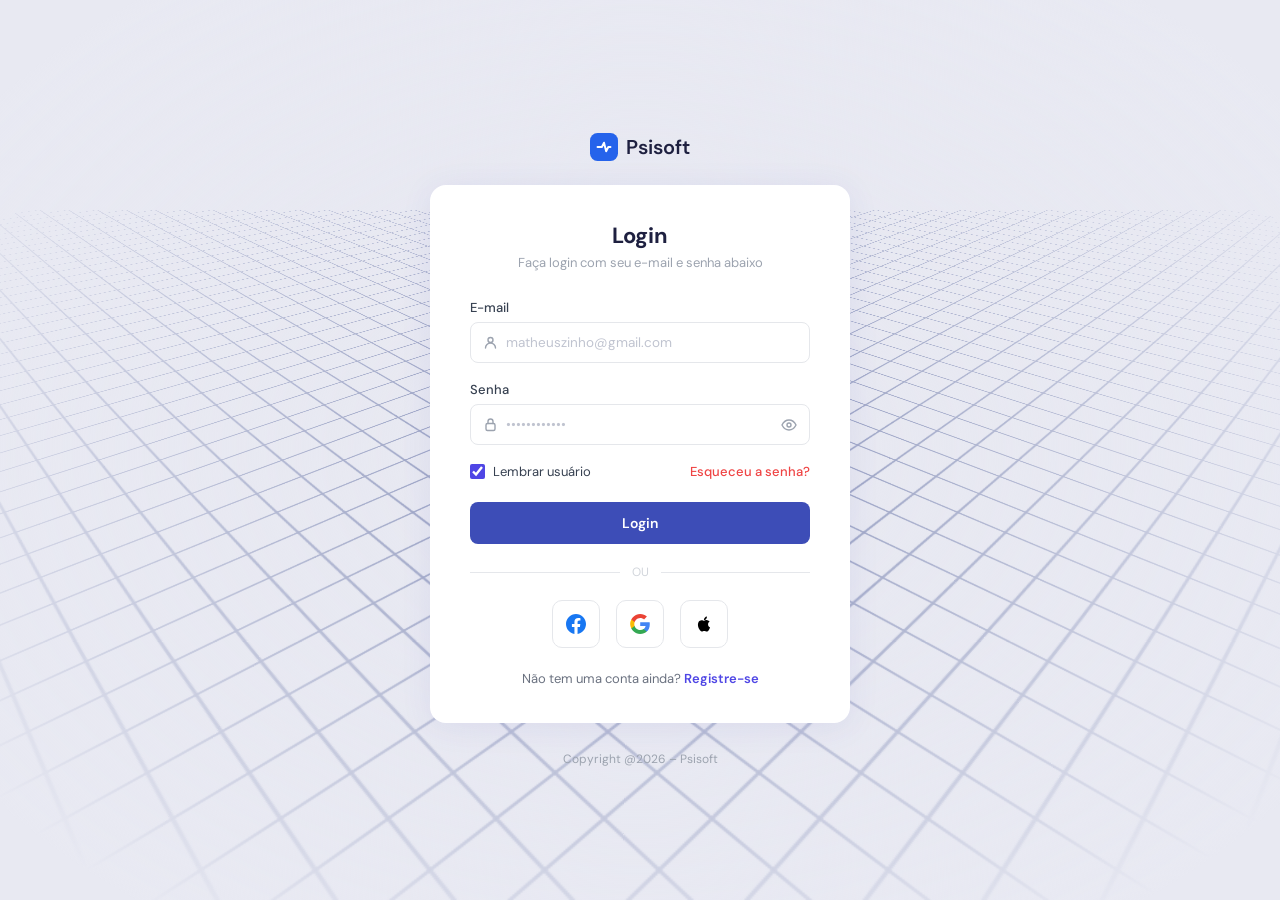
<file: frontend/login.html>
<!DOCTYPE html>
<html lang="pt-BR">
<head>
  <meta charset="UTF-8">
  <meta name="viewport" content="width=device-width, initial-scale=1.0">
  <title>Login — Psisoft</title>
  <link href="https://fonts.googleapis.com/css2?family=DM+Sans:wght@300;400;500;600&display=swap" rel="stylesheet">
  <style>
    *, *::before, *::after { box-sizing: border-box; margin: 0; padding: 0; }

    body {
      font-family: 'DM Sans', sans-serif;
      min-height: 100vh;
      display: flex;
      flex-direction: column;
      align-items: center;
      justify-content: center;
      background-color: #e8e9f2;
      padding: 24px;
      position: relative;
      z-index: 1;
    }
    body::before {
      content: '';
      position: fixed;
      top: -50%; left: -50%; width: 200%; height: 200%;
      background-image: url("data:image/svg+xml,%3Csvg width='60' height='60' viewBox='0 0 60 60' xmlns='http://www.w3.org/2000/svg'%3E%3Cpath d='M30 0 L60 30 L30 60 L0 30 Z' fill='none' stroke='%239aa2c4' stroke-width='2'/%3E%3C/svg%3E");
      background-size: 60px 60px;
      transform: perspective(800px) rotateX(60deg) translateY(-100px);
      z-index: -2;
      pointer-events: none;
    }
    body::after {
      content: '';
      position: fixed;
      top: 0; left: 0; width: 100%; height: 100%;
      background: radial-gradient(ellipse at center, rgba(232,233,242,0) 20%, #e8e9f2 90%);
      z-index: -1;
      pointer-events: none;
    }

    .logo {
      display: flex;
      align-items: center;
      gap: 8px;
      margin-bottom: 24px;
    }
    .logo-text {
      font-size: 20px;
      font-weight: 600;
      color: #1e2040;
    }

    .card {
      background: #fff;
      border-radius: 16px;
      padding: 36px 40px;
      width: 100%;
      max-width: 420px;
      box-shadow: 0 4px 32px rgba(60,70,180,0.08);
    }

    .card-title {
      font-size: 22px;
      font-weight: 700;
      color: #1e2040;
      text-align: center;
      margin-bottom: 4px;
    }
    .card-sub {
      font-size: 13px;
      color: #9ca3af;
      text-align: center;
      margin-bottom: 28px;
    }

    .field { margin-bottom: 18px; }
    .field label {
      display: block;
      font-size: 13px;
      font-weight: 500;
      color: #374151;
      margin-bottom: 6px;
    }
    .input-wrap {
      display: flex;
      align-items: center;
      border: 1.5px solid #e5e7eb;
      border-radius: 8px;
      padding: 0 12px;
      gap: 8px;
      background: #fff;
      transition: border-color .15s;
    }
    .input-wrap:focus-within { border-color: #4f46e5; }
    .input-wrap svg { flex-shrink: 0; color: #9ca3af; }
    .input-wrap input {
      flex: 1;
      border: none;
      outline: none;
      font-family: inherit;
      font-size: 13.5px;
      color: #374151;
      padding: 11px 0;
      background: transparent;
    }
    .input-wrap input::placeholder { color: #c0c4d0; }
    .eye-btn {
      background: none;
      border: none;
      cursor: pointer;
      color: #9ca3af;
      padding: 0;
      display: flex;
      align-items: center;
    }
    .eye-btn:hover { color: #6b7280; }

    .row-check {
      display: flex;
      align-items: center;
      justify-content: space-between;
      margin-bottom: 22px;
      margin-top: 4px;
    }
    .check-label {
      display: flex;
      align-items: center;
      gap: 8px;
      font-size: 13px;
      color: #374151;
      cursor: pointer;
    }
    .check-label input[type="checkbox"] {
      accent-color: #4f46e5;
      width: 15px;
      height: 15px;
    }
    .forgot {
      font-size: 13px;
      color: #ef4444;
      text-decoration: none;
      font-weight: 500;
    }
    .forgot:hover { text-decoration: underline; }

    .btn-primary {
      width: 100%;
      padding: 12px;
      background: #3d4db7;
      color: #fff;
      border: none;
      border-radius: 8px;
      font-family: inherit;
      font-size: 14px;
      font-weight: 600;
      cursor: pointer;
      transition: background .15s;
    }
    .btn-primary:hover { background: #3344a8; }

    .divider {
      display: flex;
      align-items: center;
      gap: 12px;
      margin: 20px 0;
      color: #d1d5db;
      font-size: 12px;
    }
    .divider::before, .divider::after {
      content: '';
      flex: 1;
      height: 1px;
      background: #e5e7eb;
    }

    .social-row {
      display: flex;
      justify-content: center;
      gap: 16px;
      margin-bottom: 22px;
    }
    .social-btn {
      width: 48px;
      height: 48px;
      border: 1.5px solid #e5e7eb;
      border-radius: 10px;
      display: flex;
      align-items: center;
      justify-content: center;
      cursor: pointer;
      background: #fff;
      transition: border-color .15s, box-shadow .15s;
    }
    .social-btn:hover { border-color: #c0c4d0; box-shadow: 0 2px 8px rgba(0,0,0,0.07); }

    .bottom-link {
      text-align: center;
      font-size: 13px;
      color: #6b7280;
    }
    .bottom-link a {
      color: #4f46e5;
      font-weight: 600;
      text-decoration: none;
    }
    .bottom-link a:hover { text-decoration: underline; }

    .footer {
      margin-top: 28px;
      font-size: 12px;
      color: #9ca3af;
    }
  </style>
</head>
<body>

  <div class="logo">
    <svg width="28" height="28" viewBox="0 0 26 26" fill="none">
      <rect width="26" height="26" rx="7" fill="#2563eb"/>
      <path d="M7 13h4l2-4 2 8 2-4h2" stroke="#fff" stroke-width="1.8" stroke-linecap="round" stroke-linejoin="round"/>
    </svg>
    <span class="logo-text">Psisoft</span>
  </div>

  <div class="card">
    <h1 class="card-title">Login</h1>
    <p class="card-sub">Faça login com seu e-mail e senha abaixo</p>

    <form onsubmit="handleLogin(event)">
      <div class="field">
        <label for="email">E-mail</label>
        <div class="input-wrap">
          <svg width="15" height="15" viewBox="0 0 15 15" fill="none"><circle cx="7.5" cy="5" r="2.5" stroke="currentColor" stroke-width="1.4"/><path d="M2.5 13c0-2.76 2.24-5 5-5s5 2.24 5 5" stroke="currentColor" stroke-width="1.4" stroke-linecap="round"/></svg>
          <input id="email" type="email" placeholder="matheuszinho@gmail.com" required>
        </div>
      </div>

      <div class="field">
        <label for="senha">Senha</label>
        <div class="input-wrap">
          <svg width="15" height="15" viewBox="0 0 15 15" fill="none"><rect x="3" y="6.5" width="9" height="7" rx="1.5" stroke="currentColor" stroke-width="1.4"/><path d="M5 6.5V4.5a2.5 2.5 0 0 1 5 0v2" stroke="currentColor" stroke-width="1.4" stroke-linecap="round"/></svg>
          <input id="senha" type="password" placeholder="••••••••••••" required>
          <button type="button" class="eye-btn" onclick="togglePass('senha', this)">
            <svg width="16" height="16" viewBox="0 0 16 16" fill="none"><path d="M1 8s2.5-5 7-5 7 5 7 5-2.5 5-7 5-7-5-7-5z" stroke="currentColor" stroke-width="1.4"/><circle cx="8" cy="8" r="2" stroke="currentColor" stroke-width="1.4"/></svg>
          </button>
        </div>
      </div>

      <div class="row-check">
        <label class="check-label">
          <input type="checkbox" checked>
          Lembrar usuário
        </label>
        <a href="#" class="forgot">Esqueceu a senha?</a>
      </div>

      <button type="submit" class="btn-primary">Login</button>
    </form>

    <div class="divider">OU</div>

    <div class="social-row">
      <!-- Facebook -->
      <button class="social-btn" title="Facebook">
        <svg width="20" height="20" viewBox="0 0 24 24" fill="#1877F2"><path d="M24 12.073C24 5.405 18.627 0 12 0S0 5.405 0 12.073C0 18.1 4.388 23.094 10.125 24v-8.437H7.078v-3.49h3.047V9.413c0-3.007 1.792-4.669 4.533-4.669 1.312 0 2.686.235 2.686.235v2.953H15.83c-1.491 0-1.956.925-1.956 1.874v2.25h3.328l-.532 3.49h-2.796V24C19.612 23.094 24 18.1 24 12.073z"/></svg>
      </button>
      <!-- Google -->
      <button class="social-btn" title="Google">
        <svg width="20" height="20" viewBox="0 0 24 24"><path fill="#4285F4" d="M23.745 12.27c0-.79-.07-1.54-.19-2.27h-11.3v4.51h6.47c-.29 1.48-1.14 2.73-2.4 3.58v3h3.86c2.26-2.09 3.56-5.17 3.56-8.82z"/><path fill="#34A853" d="M12.255 24c3.24 0 5.95-1.08 7.93-2.91l-3.86-3c-1.08.72-2.45 1.16-4.07 1.16-3.13 0-5.78-2.11-6.73-4.96h-3.98v3.09C3.515 21.3 7.615 24 12.255 24z"/><path fill="#FBBC05" d="M5.525 14.29c-.25-.72-.38-1.49-.38-2.29s.14-1.57.38-2.29V6.62h-3.98a11.86 11.86 0 0 0 0 10.76l3.98-3.09z"/><path fill="#EA4335" d="M12.255 4.75c1.77 0 3.35.61 4.6 1.8l3.42-3.42C18.205 1.19 15.495 0 12.255 0c-4.64 0-8.74 2.7-10.71 6.62l3.98 3.09c.95-2.85 3.6-4.96 6.73-4.96z"/></svg>
      </button>
      <!-- Apple -->
      <button class="social-btn" title="Apple">
        <svg width="18" height="18" viewBox="0 0 24 24" fill="#000"><path d="M18.71 19.5c-.83 1.24-1.71 2.45-3.05 2.47-1.34.03-1.77-.79-3.29-.79-1.53 0-2 .77-3.27.82-1.31.05-2.3-1.32-3.14-2.53C4.25 17 2.94 12.45 4.7 9.39c.87-1.52 2.43-2.48 4.12-2.51 1.28-.02 2.5.87 3.29.87.78 0 2.26-1.07 3.8-.91.65.03 2.47.26 3.64 1.98-.09.06-2.17 1.28-2.15 3.81.03 3.02 2.65 4.03 2.68 4.04-.03.07-.42 1.44-1.38 2.83M13 3.5c.73-.83 1.94-1.46 2.94-1.5.13 1.17-.34 2.35-1.04 3.19-.69.85-1.83 1.51-2.95 1.42-.15-1.15.41-2.35 1.05-3.11z"/></svg>
      </button>
    </div>

    <p class="bottom-link">Não tem uma conta ainda? <a href="registro.html">Registre-se</a></p>
  </div>

  <p class="footer">Copyright @2026 – Psisoft</p>

  <script>
    function togglePass(id, btn) {
      const input = document.getElementById(id);
      const isHidden = input.type === 'password';
      input.type = isHidden ? 'text' : 'password';
      btn.style.opacity = isHidden ? '0.5' : '1';
    }

    function handleLogin(e) {
      e.preventDefault();
      // Navega para a tela principal após login
      window.location.href = 'agendamentos.html';
    }
  </script>
</body>
</html>
</file>
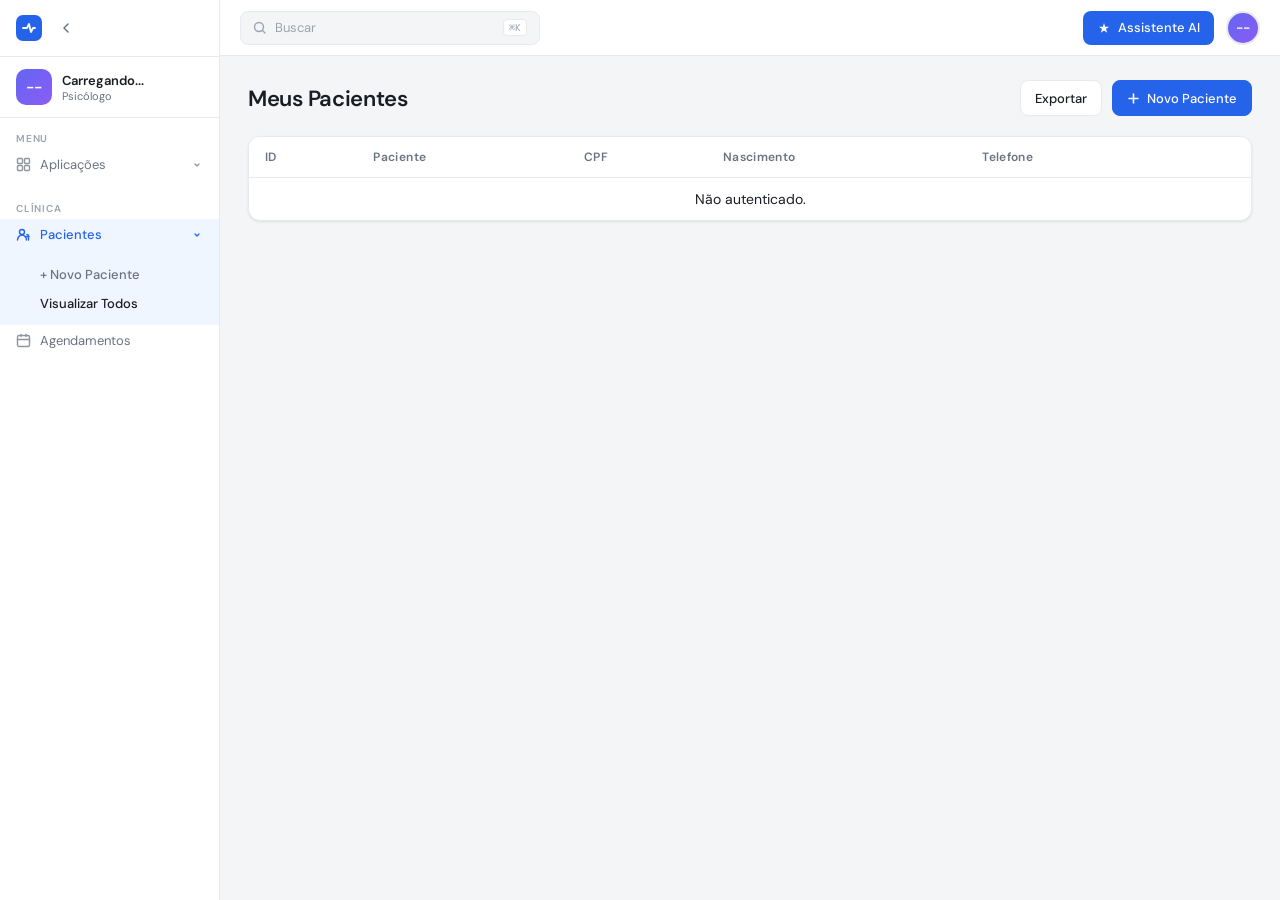
<file: frontend/pacientes.html>
<!DOCTYPE html>
<html lang="pt-BR">
<head>
<meta charset="UTF-8">
<meta name="viewport" content="width=device-width, initial-scale=1.0">
<title>Pacientes — Psisoft</title>
<link href="https://fonts.googleapis.com/css2?family=DM+Sans:wght@300;400;500;600&family=DM+Mono:wght@400;500&display=swap" rel="stylesheet">
<link rel="stylesheet" href="style.css">
</head>
<body>

<!-- ── SIDEBAR ── -->
<aside class="sidebar">

  <div class="sidebar-header">
    <svg width="26" height="26" viewBox="0 0 26 26" fill="none">
      <rect width="26" height="26" rx="7" fill="#2563eb"/>
      <path d="M7 13h4l2-4 2 8 2-4h2" stroke="#fff" stroke-width="1.8" stroke-linecap="round" stroke-linejoin="round"/>
    </svg>
    <button class="back-btn">
      <svg width="16" height="16" viewBox="0 0 16 16" fill="none"><path d="M10 12L6 8l4-4" stroke="currentColor" stroke-width="1.5" stroke-linecap="round" stroke-linejoin="round"/></svg>
    </button>
  </div>

  <div class="clinic-card">
    <div class="clinic-avatar" id="sidebar-avatar">--</div>
    <div class="clinic-info">
      <div class="clinic-name" id="sidebar-name">Carregando...</div>
      <div class="clinic-city">Psicólogo</div>
    </div>
  </div>

  <div class="nav-section">
    <div class="nav-label">Menu</div>
    <div class="nav-item">
      <svg width="15" height="15" viewBox="0 0 15 15" fill="none"><rect x="1.5" y="1.5" width="5" height="5" rx="1" stroke="currentColor" stroke-width="1.4"/><rect x="8.5" y="1.5" width="5" height="5" rx="1" stroke="currentColor" stroke-width="1.4"/><rect x="1.5" y="8.5" width="5" height="5" rx="1" stroke="currentColor" stroke-width="1.4"/><rect x="8.5" y="8.5" width="5" height="5" rx="1" stroke="currentColor" stroke-width="1.4"/></svg>
      Aplicações
      <svg class="nav-chevron" width="12" height="12" viewBox="0 0 12 12" fill="none"><path d="M4 5l2 2 2-2" stroke="currentColor" stroke-width="1.3" stroke-linecap="round" stroke-linejoin="round"/></svg>
    </div>
  </div>

  <div class="nav-section">
    <div class="nav-label">Clínica</div>
    <div class="nav-item active" style="flex-wrap: wrap; cursor: default;">
      <div style="display: flex; align-items: center; width: 100%; gap: 9px; cursor: pointer;" onclick="document.getElementById('pacientes-dropdown').style.display = document.getElementById('pacientes-dropdown').style.display === 'none' ? 'block' : 'none'">
        <svg width="15" height="15" viewBox="0 0 15 15" fill="none"><circle cx="6" cy="5" r="2.5" stroke="currentColor" stroke-width="1.4"/><path d="M1.5 13c0-2.76 2.24-5 4.5-5s4.5 2.24 4.5 5" stroke="currentColor" stroke-width="1.4" stroke-linecap="round"/><path d="M11 7.5c.83 0 1.5.67 1.5 1.5v4" stroke="currentColor" stroke-width="1.4" stroke-linecap="round"/><path d="M10 9.5h3" stroke="currentColor" stroke-width="1.4" stroke-linecap="round"/></svg>
        Pacientes
        <svg class="nav-chevron" width="12" height="12" viewBox="0 0 12 12" fill="none"><path d="M4 5l2 2 2-2" stroke="currentColor" stroke-width="1.3" stroke-linecap="round" stroke-linejoin="round"/></svg>
      </div>
      <div id="pacientes-dropdown" style="display: block; width: 100%; padding-left: 24px; margin-top: 8px;">
        <div style="padding: 6px 0; font-size: 13px; color: var(--text-secondary); cursor: pointer; transition: color 0.15s;" onmouseover="this.style.color='var(--text-primary)'" onmouseout="this.style.color='var(--text-secondary)'" onclick="window.location.href='cadastro-paciente.html'">+ Novo Paciente</div>
        <div style="padding: 6px 0; font-size: 13px; color: var(--text-primary); font-weight: 500; cursor: pointer;">Visualizar Todos</div>
      </div>
    </div>
    <div class="nav-item" onclick="window.location.href='agendamentos.html'">
      <svg width="15" height="15" viewBox="0 0 15 15" fill="none"><rect x="1.5" y="2.5" width="12" height="11" rx="1.5" stroke="currentColor" stroke-width="1.4"/><path d="M5 1.5v2M10 1.5v2M1.5 6.5h12" stroke="currentColor" stroke-width="1.4" stroke-linecap="round"/></svg>
      Agendamentos
    </div>
  </div>

</aside>

<!-- ── MAIN ── -->
<div class="main">
  <!-- TOPBAR -->
  <header class="topbar">
    <div class="search-box">
      <svg width="14" height="14" viewBox="0 0 14 14" fill="none"><circle cx="6" cy="6" r="4.5" stroke="#9ca3af" stroke-width="1.4"/><path d="M9.5 9.5L12 12" stroke="#9ca3af" stroke-width="1.4" stroke-linecap="round"/></svg>
      <input type="text" placeholder="Buscar">
      <span class="search-kbd">⌘K</span>
    </div>
    <div class="topbar-spacer"></div>
    <button class="ai-btn">
      <svg width="14" height="14" viewBox="0 0 14 14" fill="none"><path d="M7 2l1.2 3.8H12L9 7.9l1.2 3.8L7 9.6l-3.2 2.1L5 7.9 2 5.8h3.8z" fill="currentColor"/></svg>
      Assistente AI
    </button>
    <div class="topbar-avatar" id="topbar-avatar-circle" style="background:linear-gradient(135deg,#6366f1,#8b5cf6);display:flex;align-items:center;justify-content:center;color:#fff;font-weight:600;font-size:13px;">
      --
    </div>
  </header>

  <!-- CONTENT -->
  <main class="content">
    <div class="page-header">
      <h1 class="page-title">Meus Pacientes</h1>
      <div class="header-actions">
        <button class="btn btn-outline">Exportar</button>
        <button class="btn btn-primary" onclick="window.location.href='cadastro-paciente.html'">
          <svg width="13" height="13" viewBox="0 0 13 13" fill="none"><path d="M6.5 2v9M2 6.5h9" stroke="currentColor" stroke-width="1.6" stroke-linecap="round"/></svg>
          Novo Paciente
        </button>
      </div>
    </div>

    <!-- Table -->
    <div class="table-card">
      <table>
        <thead>
          <tr>
            <th>ID</th>
            <th>Paciente</th>
            <th>CPF</th>
            <th>Nascimento</th>
            <th>Telefone</th>
            <th></th>
          </tr>
        </thead>
        <tbody id="pacientes-tbody">
          <tr><td colspan="6" style="text-align: center; color: var(--text-muted);">Carregando pacientes...</td></tr>
        </tbody>
      </table>
    </div>

  </main>
</div>

<script>
  const psi_id = localStorage.getItem('psi_id');
  const token = localStorage.getItem('token');
  const psi_nome = localStorage.getItem('psi_nome');

  if (psi_nome) {
    document.getElementById('sidebar-name').textContent = 'Dr(a). ' + psi_nome.split(' ')[0];
    const initial = psi_nome.charAt(0).toUpperCase();
    document.getElementById('sidebar-avatar').textContent = initial;
    document.getElementById('topbar-avatar-circle').textContent = initial;
  }

  async function carregarPacientes() {
    if (!psi_id || !token) {
      document.getElementById('pacientes-tbody').innerHTML = '<tr><td colspan="6" style="text-align: center;">Não autenticado.</td></tr>';
      return;
    }
    
    try {
      const response = await fetch(`/api/pacientes/psicologos/${psi_id}/pacientes`, {
        headers: { 'Authorization': `Bearer ${token}` }
      });
      
      if (!response.ok) throw new Error('Falha ao buscar pacientes');
      
      const pacientes = await response.json();
      const tbody = document.getElementById('pacientes-tbody');
      tbody.innerHTML = ''; 
      
      if (pacientes.length === 0) {
        tbody.innerHTML = '<tr><td colspan="6" style="text-align: center; color: var(--text-muted);">Nenhum paciente cadastrado.</td></tr>';
        return;
      }

      pacientes.forEach(paciente => {
        const pacienteLetra = paciente.nome.charAt(0).toUpperCase();
        
        const tr = document.createElement('tr');
        tr.innerHTML = `
            <td class="mode-text">#${paciente.id}</td>
            <td>
              <div class="person-cell">
                <div class="avatar-placeholder" style="background:linear-gradient(135deg,#f59e0b,#ef4444)">${pacienteLetra}</div>
                <div>
                  <div class="person-name">${paciente.nome}</div>
                  <div class="person-sub">${paciente.email}</div>
                </div>
              </div>
            </td>
            <td class="td-datetime">${paciente.cpf}</td>
            <td class="td-datetime">${paciente.data_nascimento}</td>
            <td class="td-datetime">${paciente.telefone || '--'}</td>
            <td>
              <button class="more-btn">
                <svg width="14" height="14" viewBox="0 0 14 14" fill="none"><circle cx="7" cy="3" r="1" fill="currentColor"/><circle cx="7" cy="7" r="1" fill="currentColor"/><circle cx="7" cy="11" r="1" fill="currentColor"/></svg>
              </button>
            </td>
        `;
        tbody.appendChild(tr);
      });
    } catch (error) {
      console.error('Erro ao carregar pacientes:', error);
      document.getElementById('pacientes-tbody').innerHTML = '<tr><td colspan="6" style="text-align: center; color: red;">Erro ao carregar os dados.</td></tr>';
    }
  }

  window.addEventListener('load', carregarPacientes);
</script>
</body>
</html>
</file>
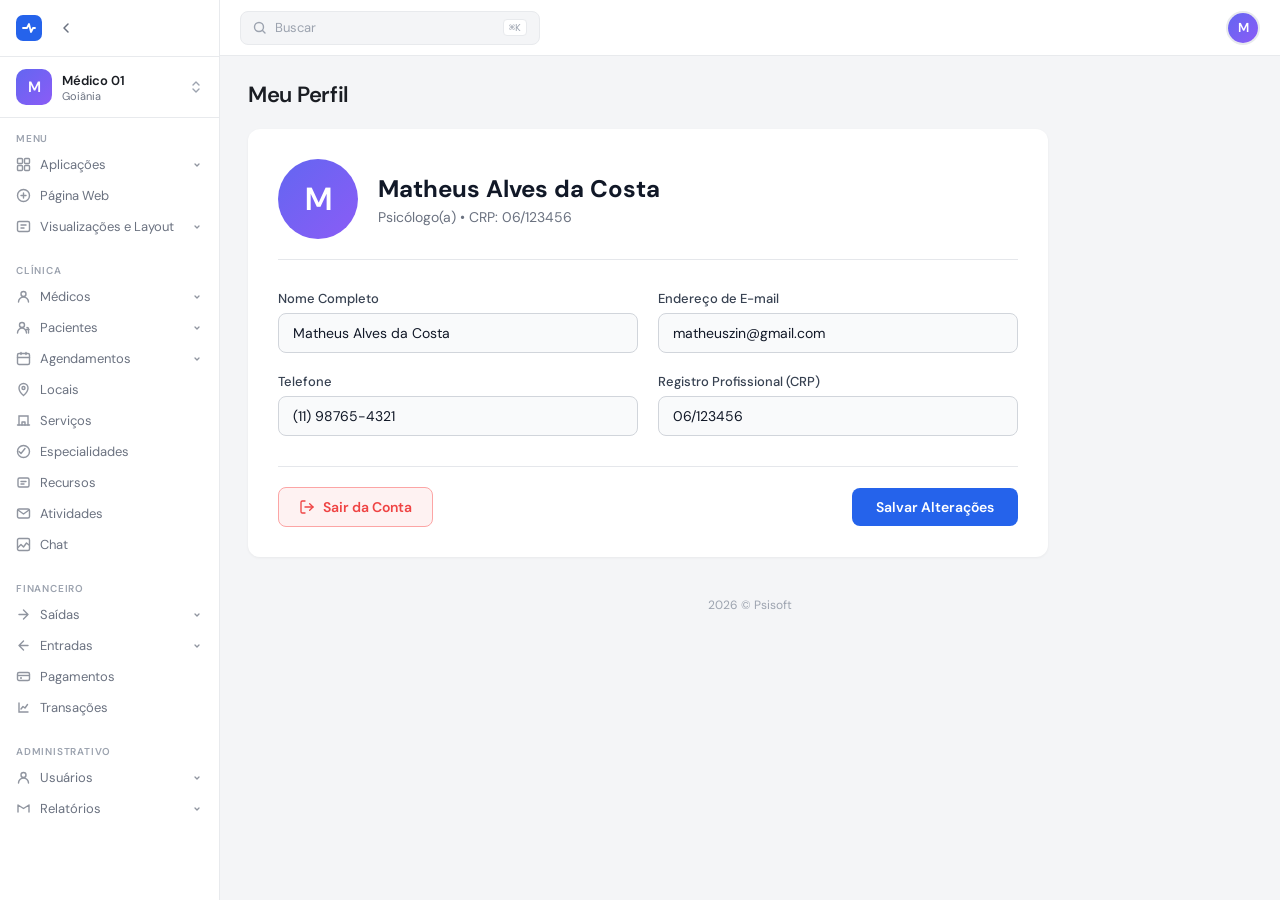
<file: frontend/perfil.html>
<!DOCTYPE html>
<html lang="pt-BR">

<head>
  <meta charset="UTF-8">
  <meta name="viewport" content="width=device-width, initial-scale=1.0">
  <title>Meu Perfil — Psisoft</title>
  <link
    href="https://fonts.googleapis.com/css2?family=DM+Sans:wght@300;400;500;600&family=DM+Mono:wght@400;500&display=swap"
    rel="stylesheet">
  <link rel="stylesheet" href="style.css">
  <style>
    .profile-card {
      background: #fff;
      border-radius: 12px;
      padding: 30px;
      box-shadow: 0 1px 3px rgba(0, 0, 0, 0.05);
      max-width: 800px;
      margin-top: 20px;
    }

    .profile-header {
      display: flex;
      align-items: center;
      gap: 20px;
      margin-bottom: 30px;
      padding-bottom: 20px;
      border-bottom: 1px solid #e5e7eb;
    }

    .profile-avatar-lg {
      width: 80px;
      height: 80px;
      border-radius: 50%;
      background: linear-gradient(135deg, #6366f1, #8b5cf6);
      color: #fff;
      display: flex;
      align-items: center;
      justify-content: center;
      font-size: 32px;
      font-weight: 600;
    }

    .profile-name-lg {
      font-size: 24px;
      font-weight: 700;
      color: #111827;
      margin-bottom: 4px;
    }

    .profile-role {
      font-size: 14px;
      color: #6b7280;
    }

    .profile-grid {
      display: grid;
      grid-template-columns: 1fr 1fr;
      gap: 20px;
      margin-bottom: 30px;
    }

    .form-group label {
      display: block;
      font-size: 13px;
      font-weight: 500;
      color: #374151;
      margin-bottom: 6px;
    }

    .form-group input {
      width: 100%;
      padding: 10px 14px;
      border: 1px solid #d1d5db;
      border-radius: 8px;
      font-family: inherit;
      font-size: 14px;
      color: #111827;
      background: #f9fafb;
    }

    .form-group input:focus {
      outline: none;
      border-color: #6366f1;
      background: #fff;
    }

    .profile-actions {
      display: flex;
      justify-content: space-between;
      align-items: center;
      padding-top: 20px;
      border-top: 1px solid #e5e7eb;
    }

    .btn-danger {
      padding: 10px 20px;
      background: #fef2f2;
      color: #ef4444;
      border: 1px solid #fca5a5;
      border-radius: 8px;
      font-family: inherit;
      font-size: 14px;
      font-weight: 600;
      cursor: pointer;
      display: flex;
      align-items: center;
      gap: 8px;
      transition: all 0.2s;
    }

    .btn-danger:hover {
      background: #fee2e2;
    }

    .btn-save {
      padding: 10px 24px;
      background: #2563eb;
      color: #fff;
      border: none;
      border-radius: 8px;
      font-family: inherit;
      font-size: 14px;
      font-weight: 600;
      cursor: pointer;
      transition: all 0.2s;
    }

    .btn-save:hover {
      background: #1d4ed8;
    }

    /* Modal Styles */
    .modal-overlay {
      position: fixed;
      top: 0;
      left: 0;
      width: 100%;
      height: 100%;
      background: rgba(0, 0, 0, 0.5);
      display: flex;
      align-items: center;
      justify-content: center;
      z-index: 1000;
      opacity: 0;
      pointer-events: none;
      transition: opacity 0.2s ease;
    }

    .modal-overlay.active {
      opacity: 1;
      pointer-events: auto;
    }

    .modal-box {
      background: #fff;
      border-radius: 12px;
      padding: 24px;
      width: 90%;
      max-width: 400px;
      box-shadow: 0 10px 25px rgba(0, 0, 0, 0.1);
      transform: translateY(20px);
      transition: transform 0.2s ease;
    }

    .modal-overlay.active .modal-box {
      transform: translateY(0);
    }

    .modal-title {
      font-size: 18px;
      font-weight: 600;
      color: #111827;
      margin-bottom: 8px;
    }

    .modal-text {
      font-size: 14px;
      color: #6b7280;
      margin-bottom: 24px;
    }

    .modal-actions {
      display: flex;
      justify-content: flex-end;
      gap: 12px;
    }

    .btn-cancel {
      padding: 8px 16px;
      background: #f3f4f6;
      color: #374151;
      border: none;
      border-radius: 6px;
      font-weight: 500;
      cursor: pointer;
    }

    .btn-cancel:hover {
      background: #e5e7eb;
    }

    .btn-confirm {
      padding: 8px 16px;
      background: #ef4444;
      color: #fff;
      border: none;
      border-radius: 6px;
      font-weight: 500;
      cursor: pointer;
    }

    .btn-confirm:hover {
      background: #dc2626;
    }
  </style>
</head>

<body>

  <!-- ── SIDEBAR ── -->
  <aside class="sidebar">

    <div class="sidebar-header">
      <!-- Logo -->
      <svg width="26" height="26" viewBox="0 0 26 26" fill="none">
        <rect width="26" height="26" rx="7" fill="#2563eb"/>
        <path d="M7 13h4l2-4 2 8 2-4h2" stroke="#fff" stroke-width="1.8" stroke-linecap="round" stroke-linejoin="round"/>
      </svg>
      <button class="back-btn">
        <svg width="16" height="16" viewBox="0 0 16 16" fill="none"><path d="M10 12L6 8l4-4" stroke="currentColor" stroke-width="1.5" stroke-linecap="round" stroke-linejoin="round"/></svg>
      </button>
    </div>

    <div class="clinic-card">
      <div class="clinic-avatar">M</div>
      <div class="clinic-info">
        <div class="clinic-name">Médico 01</div>
        <div class="clinic-city">Goiânia</div>
      </div>
      <svg class="sort-icon" width="14" height="14" viewBox="0 0 14 14" fill="none"><path d="M4 5l3-3 3 3M4 9l3 3 3-3" stroke="currentColor" stroke-width="1.4" stroke-linecap="round" stroke-linejoin="round"/></svg>
    </div>

    <div class="nav-section">
      <div class="nav-label">Menu</div>

      <div class="nav-item">
        <svg width="15" height="15" viewBox="0 0 15 15" fill="none"><rect x="1.5" y="1.5" width="5" height="5" rx="1" stroke="currentColor" stroke-width="1.4"/><rect x="8.5" y="1.5" width="5" height="5" rx="1" stroke="currentColor" stroke-width="1.4"/><rect x="1.5" y="8.5" width="5" height="5" rx="1" stroke="currentColor" stroke-width="1.4"/><rect x="8.5" y="8.5" width="5" height="5" rx="1" stroke="currentColor" stroke-width="1.4"/></svg>
        Aplicações
        <svg class="nav-chevron" width="12" height="12" viewBox="0 0 12 12" fill="none"><path d="M4 5l2 2 2-2" stroke="currentColor" stroke-width="1.3" stroke-linecap="round" stroke-linejoin="round"/></svg>
      </div>
      <div class="nav-item">
        <svg width="15" height="15" viewBox="0 0 15 15" fill="none"><circle cx="7.5" cy="7.5" r="6" stroke="currentColor" stroke-width="1.4"/><path d="M5 7.5h5M7.5 5v5" stroke="currentColor" stroke-width="1.4" stroke-linecap="round"/></svg>
        Página Web
      </div>
      <div class="nav-item">
        <svg width="15" height="15" viewBox="0 0 15 15" fill="none"><rect x="1.5" y="2.5" width="12" height="10" rx="1.5" stroke="currentColor" stroke-width="1.4"/><path d="M5 6h5M5 9h3" stroke="currentColor" stroke-width="1.4" stroke-linecap="round"/></svg>
        Visualizações e Layout
        <svg class="nav-chevron" width="12" height="12" viewBox="0 0 12 12" fill="none"><path d="M4 5l2 2 2-2" stroke="currentColor" stroke-width="1.3" stroke-linecap="round" stroke-linejoin="round"/></svg>
      </div>
    </div>

    <div class="nav-section">
      <div class="nav-label">Clínica</div>
      <div class="nav-item">
        <svg width="15" height="15" viewBox="0 0 15 15" fill="none"><circle cx="7.5" cy="5" r="2.5" stroke="currentColor" stroke-width="1.4"/><path d="M2.5 13c0-2.76 2.24-5 5-5s5 2.24 5 5" stroke="currentColor" stroke-width="1.4" stroke-linecap="round"/></svg>
        Médicos
        <svg class="nav-chevron" width="12" height="12" viewBox="0 0 12 12" fill="none"><path d="M4 5l2 2 2-2" stroke="currentColor" stroke-width="1.3" stroke-linecap="round" stroke-linejoin="round"/></svg>
      </div>
      <div class="nav-item">
        <svg width="15" height="15" viewBox="0 0 15 15" fill="none"><circle cx="6" cy="5" r="2.5" stroke="currentColor" stroke-width="1.4"/><path d="M1.5 13c0-2.76 2.24-5 4.5-5s4.5 2.24 4.5 5" stroke="currentColor" stroke-width="1.4" stroke-linecap="round"/><path d="M11 7.5c.83 0 1.5.67 1.5 1.5v4" stroke="currentColor" stroke-width="1.4" stroke-linecap="round"/><path d="M10 9.5h3" stroke="currentColor" stroke-width="1.4" stroke-linecap="round"/></svg>
        Pacientes
        <svg class="nav-chevron" width="12" height="12" viewBox="0 0 12 12" fill="none"><path d="M4 5l2 2 2-2" stroke="currentColor" stroke-width="1.3" stroke-linecap="round" stroke-linejoin="round"/></svg>
      </div>
      <div class="nav-item" onclick="window.location.href='agendamentos.html'">
        <svg width="15" height="15" viewBox="0 0 15 15" fill="none"><rect x="1.5" y="2.5" width="12" height="11" rx="1.5" stroke="currentColor" stroke-width="1.4"/><path d="M5 1.5v2M10 1.5v2M1.5 6.5h12" stroke="currentColor" stroke-width="1.4" stroke-linecap="round"/></svg>
        Agendamentos
        <svg class="nav-chevron" width="12" height="12" viewBox="0 0 12 12" fill="none"><path d="M4 5l2 2 2-2" stroke="currentColor" stroke-width="1.3" stroke-linecap="round" stroke-linejoin="round"/></svg>
      </div>
      <div class="nav-item">
        <svg width="15" height="15" viewBox="0 0 15 15" fill="none"><path d="M7.5 1.5C5.01 1.5 3 3.51 3 6c0 3.75 4.5 7.5 4.5 7.5S12 9.75 12 6c0-2.49-2.01-4.5-4.5-4.5z" stroke="currentColor" stroke-width="1.4"/><circle cx="7.5" cy="6" r="1.5" stroke="currentColor" stroke-width="1.4"/></svg>
        Locais
      </div>
      <div class="nav-item">
        <svg width="15" height="15" viewBox="0 0 15 15" fill="none"><path d="M3 12V3h9v9" stroke="currentColor" stroke-width="1.4" stroke-linecap="round"/><path d="M1.5 12h12" stroke="currentColor" stroke-width="1.4" stroke-linecap="round"/><path d="M6 12V9h3v3" stroke="currentColor" stroke-width="1.4" stroke-linecap="round" stroke-linejoin="round"/></svg>
        Serviços
      </div>
      <div class="nav-item">
        <svg width="15" height="15" viewBox="0 0 15 15" fill="none"><path d="M3 7.5l2 2 4-5" stroke="currentColor" stroke-width="1.4" stroke-linecap="round" stroke-linejoin="round"/><circle cx="7.5" cy="7.5" r="6" stroke="currentColor" stroke-width="1.4"/></svg>
        Especialidades
      </div>
      <div class="nav-item">
        <svg width="15" height="15" viewBox="0 0 15 15" fill="none"><rect x="2" y="3" width="11" height="9" rx="1.5" stroke="currentColor" stroke-width="1.4"/><path d="M5 6.5h5M5 9h3" stroke="currentColor" stroke-width="1.4" stroke-linecap="round"/></svg>
        Recursos
      </div>
      <div class="nav-item">
        <svg width="15" height="15" viewBox="0 0 15 15" fill="none"><path d="M2 4l5.5 4L13 4" stroke="currentColor" stroke-width="1.4" stroke-linecap="round" stroke-linejoin="round"/><rect x="1.5" y="3" width="12" height="9" rx="1.5" stroke="currentColor" stroke-width="1.4"/></svg>
        Atividades
      </div>
      <div class="nav-item">
        <svg width="15" height="15" viewBox="0 0 15 15" fill="none"><path d="M2 10.5l3-3 2.5 2.5 3-4 2.5 2" stroke="currentColor" stroke-width="1.4" stroke-linecap="round" stroke-linejoin="round"/><rect x="1.5" y="1.5" width="12" height="12" rx="1.5" stroke="currentColor" stroke-width="1.4"/></svg>
        Chat
      </div>
    </div>

    <div class="nav-section">
      <div class="nav-label">Financeiro</div>
      <div class="nav-item">
        <svg width="15" height="15" viewBox="0 0 15 15" fill="none"><path d="M3 7.5h9M7.5 3l4.5 4.5L7.5 12" stroke="currentColor" stroke-width="1.4" stroke-linecap="round" stroke-linejoin="round"/></svg>
        Saídas
        <svg class="nav-chevron" width="12" height="12" viewBox="0 0 12 12" fill="none"><path d="M4 5l2 2 2-2" stroke="currentColor" stroke-width="1.3" stroke-linecap="round" stroke-linejoin="round"/></svg>
      </div>
      <div class="nav-item">
        <svg width="15" height="15" viewBox="0 0 15 15" fill="none"><path d="M12 7.5H3M7.5 3L3 7.5l4.5 4.5" stroke="currentColor" stroke-width="1.4" stroke-linecap="round" stroke-linejoin="round"/></svg>
        Entradas
        <svg class="nav-chevron" width="12" height="12" viewBox="0 0 12 12" fill="none"><path d="M4 5l2 2 2-2" stroke="currentColor" stroke-width="1.3" stroke-linecap="round" stroke-linejoin="round"/></svg>
      </div>
      <div class="nav-item">
        <svg width="15" height="15" viewBox="0 0 15 15" fill="none"><rect x="1.5" y="3.5" width="12" height="8" rx="1.5" stroke="currentColor" stroke-width="1.4"/><path d="M1.5 6.5h12" stroke="currentColor" stroke-width="1.4"/><circle cx="5" cy="9" r="1" fill="currentColor"/></svg>
        Pagamentos
      </div>
      <div class="nav-item">
        <svg width="15" height="15" viewBox="0 0 15 15" fill="none"><path d="M3 3v9h9" stroke="currentColor" stroke-width="1.4" stroke-linecap="round"/><path d="M5 9l2-2.5 2 1.5 2.5-3.5" stroke="currentColor" stroke-width="1.4" stroke-linecap="round" stroke-linejoin="round"/></svg>
        Transações
      </div>
    </div>

    <div class="nav-section">
      <div class="nav-label">Administrativo</div>
      <div class="nav-item">
        <svg width="15" height="15" viewBox="0 0 15 15" fill="none"><circle cx="7.5" cy="5" r="2.5" stroke="currentColor" stroke-width="1.4"/><path d="M2.5 13c0-2.76 2.24-5 5-5s5 2.24 5 5" stroke="currentColor" stroke-width="1.4" stroke-linecap="round"/></svg>
        Usuários
        <svg class="nav-chevron" width="12" height="12" viewBox="0 0 12 12" fill="none"><path d="M4 5l2 2 2-2" stroke="currentColor" stroke-width="1.3" stroke-linecap="round" stroke-linejoin="round"/></svg>
      </div>
      <div class="nav-item">
        <svg width="15" height="15" viewBox="0 0 15 15" fill="none"><path d="M2 11V4l5.5 3.5L13 4v7" stroke="currentColor" stroke-width="1.4" stroke-linecap="round" stroke-linejoin="round"/></svg>
        Relatórios
        <svg class="nav-chevron" width="12" height="12" viewBox="0 0 12 12" fill="none"><path d="M4 5l2 2 2-2" stroke="currentColor" stroke-width="1.3" stroke-linecap="round" stroke-linejoin="round"/></svg>
      </div>
    </div>

  </aside>

  <!-- ── MAIN ── -->
  <div class="main">

    <!-- TOPBAR -->
    <header class="topbar">
      <div class="search-box">
        <svg width="14" height="14" viewBox="0 0 14 14" fill="none">
          <circle cx="6" cy="6" r="4.5" stroke="#9ca3af" stroke-width="1.4" />
          <path d="M9.5 9.5L12 12" stroke="#9ca3af" stroke-width="1.4" stroke-linecap="round" />
        </svg>
        <input type="text" placeholder="Buscar">
        <span class="search-kbd">⌘K</span>
      </div>
      <div class="topbar-spacer"></div>
      <div class="topbar-avatar" style="cursor:pointer;" title="Meu Perfil">
        <div
          style="width:100%;height:100%;background:linear-gradient(135deg,#6366f1,#8b5cf6);display:flex;align-items:center;justify-content:center;color:#fff;font-weight:600;font-size:13px;">
          M</div>
      </div>
    </header>

    <!-- CONTENT -->
    <main class="content">
      <div class="page-header">
        <h1 class="page-title">Meu Perfil</h1>
      </div>

      <div class="profile-card">
        <div class="profile-header">
          <div class="profile-avatar-lg">M</div>
          <div>
            <div class="profile-name-lg">Matheus Alves da Costa</div>
            <div class="profile-role">Psicólogo(a) • CRP: 06/123456</div>
          </div>
        </div>

        <div class="profile-grid">
          <div class="form-group">
            <label>Nome Completo</label>
            <input type="text" value="Matheus Alves da Costa">
          </div>
          <div class="form-group">
            <label>Endereço de E-mail</label>
            <input type="email" value="matheuszin@gmail.com">
          </div>
          <div class="form-group">
            <label>Telefone</label>
            <input type="text" value="(11) 98765-4321">
          </div>
          <div class="form-group">
            <label>Registro Profissional (CRP)</label>
            <input type="text" value="06/123456">
          </div>
        </div>

        <div class="profile-actions">
          <button class="btn-danger" onclick="logout()">
            <svg width="16" height="16" viewBox="0 0 24 24" fill="none" stroke="currentColor" stroke-width="2"
              stroke-linecap="round" stroke-linejoin="round">
              <path d="M9 21H5a2 2 0 0 1-2-2V5a2 2 0 0 1 2-2h4"></path>
              <polyline points="16 17 21 12 16 7"></polyline>
              <line x1="21" y1="12" x2="9" y2="12"></line>
            </svg>
            Sair da Conta
          </button>
          <button class="btn-save" onclick="alert('Perfil atualizado com sucesso!')">Salvar Alterações</button>
        </div>
      </div>

      <p style="text-align:center;font-size:12px;color:var(--text-muted);margin-top:40px;">2026 © Psisoft</p>
    </main>
  </div>

  <!-- Modal -->
  <div class="modal-overlay" id="logoutModal">
    <div class="modal-box">
      <h3 class="modal-title">Sair da Conta</h3>
      <p class="modal-text">Tem certeza que deseja sair? Você precisará fazer login novamente para acessar o sistema.
      </p>
      <div class="modal-actions">
        <button class="btn-cancel" onclick="closeModal()">Cancelar</button>
        <button class="btn-confirm" onclick="confirmLogout()">Sim, Sair</button>
      </div>
    </div>
  </div>

  <script>
    const modal = document.getElementById('logoutModal');

    function logout() {
      modal.classList.add('active');
    }

    function closeModal() {
      modal.classList.remove('active');
    }

    function confirmLogout() {
      window.location.href = 'login.html';
    }
  </script>
</body>

</html>
</file>
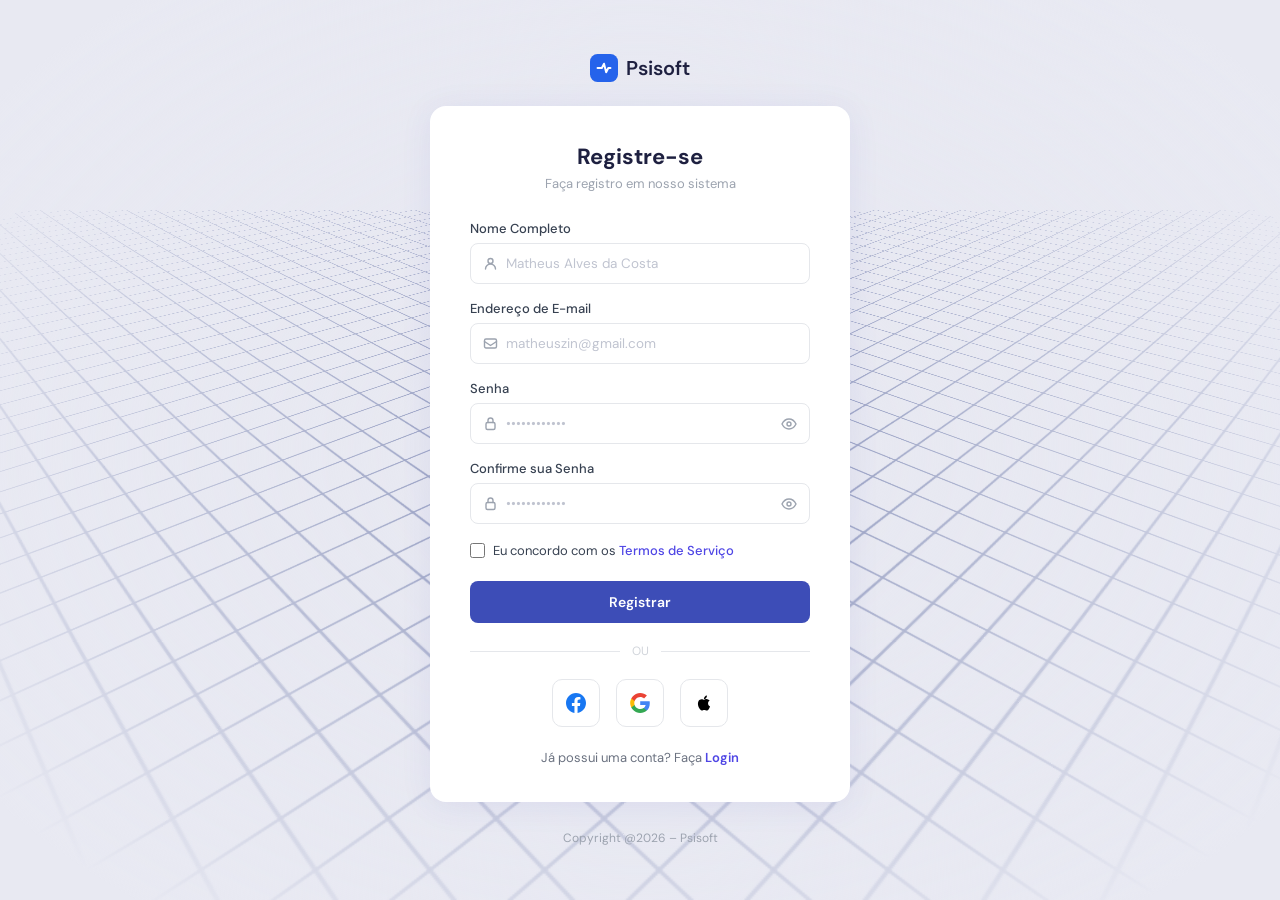
<file: frontend/registro.html>
<!DOCTYPE html>
<html lang="pt-BR">

<head>
  <meta charset="UTF-8">
  <meta name="viewport" content="width=device-width, initial-scale=1.0">
  <title>Registro — Psisoft</title>
  <link href="https://fonts.googleapis.com/css2?family=DM+Sans:wght@300;400;500;600&display=swap" rel="stylesheet">
  <style>
    *,
    *::before,
    *::after {
      box-sizing: border-box;
      margin: 0;
      padding: 0;
    }

    body {
      font-family: 'DM Sans', sans-serif;
      min-height: 100vh;
      display: flex;
      flex-direction: column;
      align-items: center;
      justify-content: center;
      background-color: #e8e9f2;
      padding: 24px;
      position: relative;
      z-index: 1;
    }
    body::before {
      content: '';
      position: fixed;
      top: -50%; left: -50%; width: 200%; height: 200%;
      background-image: url("data:image/svg+xml,%3Csvg width='60' height='60' viewBox='0 0 60 60' xmlns='http://www.w3.org/2000/svg'%3E%3Cpath d='M30 0 L60 30 L30 60 L0 30 Z' fill='none' stroke='%239aa2c4' stroke-width='2'/%3E%3C/svg%3E");
      background-size: 60px 60px;
      transform: perspective(800px) rotateX(60deg) translateY(-100px);
      z-index: -2;
      pointer-events: none;
    }
    body::after {
      content: '';
      position: fixed;
      top: 0; left: 0; width: 100%; height: 100%;
      background: radial-gradient(ellipse at center, rgba(232,233,242,0) 20%, #e8e9f2 90%);
      z-index: -1;
      pointer-events: none;
    }

    .logo {
      display: flex;
      align-items: center;
      gap: 8px;
      margin-bottom: 24px;
    }

    .logo-text {
      font-size: 20px;
      font-weight: 600;
      color: #1e2040;
    }

    .card {
      background: #fff;
      border-radius: 16px;
      padding: 36px 40px;
      width: 100%;
      max-width: 420px;
      box-shadow: 0 4px 32px rgba(60, 70, 180, 0.08);
    }

    .card-title {
      font-size: 22px;
      font-weight: 700;
      color: #1e2040;
      text-align: center;
      margin-bottom: 4px;
    }

    .card-sub {
      font-size: 13px;
      color: #9ca3af;
      text-align: center;
      margin-bottom: 28px;
    }

    .field {
      margin-bottom: 16px;
    }

    .field label {
      display: block;
      font-size: 13px;
      font-weight: 500;
      color: #374151;
      margin-bottom: 6px;
    }

    .input-wrap {
      display: flex;
      align-items: center;
      border: 1.5px solid #e5e7eb;
      border-radius: 8px;
      padding: 0 12px;
      gap: 8px;
      background: #fff;
      transition: border-color .15s;
    }

    .input-wrap:focus-within {
      border-color: #4f46e5;
    }

    .input-wrap svg {
      flex-shrink: 0;
      color: #9ca3af;
    }

    .input-wrap input {
      flex: 1;
      border: none;
      outline: none;
      font-family: inherit;
      font-size: 13.5px;
      color: #374151;
      padding: 11px 0;
      background: transparent;
    }

    .input-wrap input::placeholder {
      color: #c0c4d0;
    }

    .eye-btn {
      background: none;
      border: none;
      cursor: pointer;
      color: #9ca3af;
      padding: 0;
      display: flex;
      align-items: center;
    }

    .eye-btn:hover {
      color: #6b7280;
    }

    .terms-row {
      display: flex;
      align-items: center;
      gap: 8px;
      margin: 18px 0 22px;
    }

    .terms-row input[type="checkbox"] {
      accent-color: #4f46e5;
      width: 15px;
      height: 15px;
      flex-shrink: 0;
    }

    .terms-row label {
      font-size: 13px;
      color: #374151;
      cursor: pointer;
    }

    .terms-row a {
      color: #4f46e5;
      font-weight: 500;
      text-decoration: none;
    }

    .terms-row a:hover {
      text-decoration: underline;
    }

    .btn-primary {
      width: 100%;
      padding: 12px;
      background: #3d4db7;
      color: #fff;
      border: none;
      border-radius: 8px;
      font-family: inherit;
      font-size: 14px;
      font-weight: 600;
      cursor: pointer;
      transition: background .15s;
    }

    .btn-primary:hover {
      background: #3344a8;
    }

    .divider {
      display: flex;
      align-items: center;
      gap: 12px;
      margin: 20px 0;
      color: #d1d5db;
      font-size: 12px;
    }

    .divider::before,
    .divider::after {
      content: '';
      flex: 1;
      height: 1px;
      background: #e5e7eb;
    }

    .social-row {
      display: flex;
      justify-content: center;
      gap: 16px;
      margin-bottom: 22px;
    }

    .social-btn {
      width: 48px;
      height: 48px;
      border: 1.5px solid #e5e7eb;
      border-radius: 10px;
      display: flex;
      align-items: center;
      justify-content: center;
      cursor: pointer;
      background: #fff;
      transition: border-color .15s, box-shadow .15s;
    }

    .social-btn:hover {
      border-color: #c0c4d0;
      box-shadow: 0 2px 8px rgba(0, 0, 0, 0.07);
    }

    .bottom-link {
      text-align: center;
      font-size: 13px;
      color: #6b7280;
    }

    .bottom-link a {
      color: #4f46e5;
      font-weight: 600;
      text-decoration: none;
    }

    .bottom-link a:hover {
      text-decoration: underline;
    }

    .footer {
      margin-top: 28px;
      font-size: 12px;
      color: #9ca3af;
    }
  </style>
</head>

<body>

  <div class="logo">
    <svg width="28" height="28" viewBox="0 0 26 26" fill="none">
      <rect width="26" height="26" rx="7" fill="#2563eb" />
      <path d="M7 13h4l2-4 2 8 2-4h2" stroke="#fff" stroke-width="1.8" stroke-linecap="round" stroke-linejoin="round" />
    </svg>
    <span class="logo-text">Psisoft</span>
  </div>

  <div class="card">
    <h1 class="card-title">Registre-se</h1>
    <p class="card-sub">Faça registro em nosso sistema</p>

    <form onsubmit="handleRegister(event)">
      <div class="field">
        <label for="nome">Nome Completo</label>
        <div class="input-wrap">
          <svg width="15" height="15" viewBox="0 0 15 15" fill="none">
            <circle cx="7.5" cy="5" r="2.5" stroke="currentColor" stroke-width="1.4" />
            <path d="M2.5 13c0-2.76 2.24-5 5-5s5 2.24 5 5" stroke="currentColor" stroke-width="1.4"
              stroke-linecap="round" />
          </svg>
          <input id="nome" type="text" placeholder="Matheus Alves da Costa" required>
        </div>
      </div>

      <div class="field">
        <label for="email">Endereço de E-mail</label>
        <div class="input-wrap">
          <svg width="15" height="15" viewBox="0 0 15 15" fill="none">
            <rect x="1.5" y="3" width="12" height="9" rx="1.5" stroke="currentColor" stroke-width="1.4" />
            <path d="M1.5 5.5l6 4 6-4" stroke="currentColor" stroke-width="1.4" stroke-linecap="round" />
          </svg>
          <input id="email" type="email" placeholder="matheuszin@gmail.com" required>
        </div>
      </div>

      <div class="field">
        <label for="senha">Senha</label>
        <div class="input-wrap">
          <svg width="15" height="15" viewBox="0 0 15 15" fill="none">
            <rect x="3" y="6.5" width="9" height="7" rx="1.5" stroke="currentColor" stroke-width="1.4" />
            <path d="M5 6.5V4.5a2.5 2.5 0 0 1 5 0v2" stroke="currentColor" stroke-width="1.4" stroke-linecap="round" />
          </svg>
          <input id="senha" type="password" placeholder="••••••••••••" required>
          <button type="button" class="eye-btn" onclick="togglePass('senha', this)">
            <svg width="16" height="16" viewBox="0 0 16 16" fill="none">
              <path d="M1 8s2.5-5 7-5 7 5 7 5-2.5 5-7 5-7-5-7-5z" stroke="currentColor" stroke-width="1.4" />
              <circle cx="8" cy="8" r="2" stroke="currentColor" stroke-width="1.4" />
            </svg>
          </button>
        </div>
      </div>

      <div class="field">
        <label for="confirmar">Confirme sua Senha</label>
        <div class="input-wrap">
          <svg width="15" height="15" viewBox="0 0 15 15" fill="none">
            <rect x="3" y="6.5" width="9" height="7" rx="1.5" stroke="currentColor" stroke-width="1.4" />
            <path d="M5 6.5V4.5a2.5 2.5 0 0 1 5 0v2" stroke="currentColor" stroke-width="1.4" stroke-linecap="round" />
          </svg>
          <input id="confirmar" type="password" placeholder="••••••••••••" required>
          <button type="button" class="eye-btn" onclick="togglePass('confirmar', this)">
            <svg width="16" height="16" viewBox="0 0 16 16" fill="none">
              <path d="M1 8s2.5-5 7-5 7 5 7 5-2.5 5-7 5-7-5-7-5z" stroke="currentColor" stroke-width="1.4" />
              <circle cx="8" cy="8" r="2" stroke="currentColor" stroke-width="1.4" />
            </svg>
          </button>
        </div>
      </div>

      <div class="terms-row">
        <input type="checkbox" id="terms" required>
        <label for="terms">Eu concordo com os <a href="#">Termos de Serviço</a></label>
      </div>

      <button type="submit" class="btn-primary">Registrar</button>
    </form>

    <div class="divider">OU</div>

    <div class="social-row">
      <!-- Facebook -->
      <button class="social-btn" title="Facebook">
        <svg width="20" height="20" viewBox="0 0 24 24" fill="#1877F2">
          <path
            d="M24 12.073C24 5.405 18.627 0 12 0S0 5.405 0 12.073C0 18.1 4.388 23.094 10.125 24v-8.437H7.078v-3.49h3.047V9.413c0-3.007 1.792-4.669 4.533-4.669 1.312 0 2.686.235 2.686.235v2.953H15.83c-1.491 0-1.956.925-1.956 1.874v2.25h3.328l-.532 3.49h-2.796V24C19.612 23.094 24 18.1 24 12.073z" />
        </svg>
      </button>
      <!-- Google -->
      <button class="social-btn" title="Google">
        <svg width="20" height="20" viewBox="0 0 24 24">
          <path fill="#4285F4"
            d="M23.745 12.27c0-.79-.07-1.54-.19-2.27h-11.3v4.51h6.47c-.29 1.48-1.14 2.73-2.4 3.58v3h3.86c2.26-2.09 3.56-5.17 3.56-8.82z" />
          <path fill="#34A853"
            d="M12.255 24c3.24 0 5.95-1.08 7.93-2.91l-3.86-3c-1.08.72-2.45 1.16-4.07 1.16-3.13 0-5.78-2.11-6.73-4.96h-3.98v3.09C3.515 21.3 7.615 24 12.255 24z" />
          <path fill="#FBBC05"
            d="M5.525 14.29c-.25-.72-.38-1.49-.38-2.29s.14-1.57.38-2.29V6.62h-3.98a11.86 11.86 0 0 0 0 10.76l3.98-3.09z" />
          <path fill="#EA4335"
            d="M12.255 4.75c1.77 0 3.35.61 4.6 1.8l3.42-3.42C18.205 1.19 15.495 0 12.255 0c-4.64 0-8.74 2.7-10.71 6.62l3.98 3.09c.95-2.85 3.6-4.96 6.73-4.96z" />
        </svg>
      </button>
      <!-- Apple -->
      <button class="social-btn" title="Apple">
        <svg width="18" height="18" viewBox="0 0 24 24" fill="#000">
          <path
            d="M18.71 19.5c-.83 1.24-1.71 2.45-3.05 2.47-1.34.03-1.77-.79-3.29-.79-1.53 0-2 .77-3.27.82-1.31.05-2.3-1.32-3.14-2.53C4.25 17 2.94 12.45 4.7 9.39c.87-1.52 2.43-2.48 4.12-2.51 1.28-.02 2.5.87 3.29.87.78 0 2.26-1.07 3.8-.91.65.03 2.47.26 3.64 1.98-.09.06-2.17 1.28-2.15 3.81.03 3.02 2.65 4.03 2.68 4.04-.03.07-.42 1.44-1.38 2.83M13 3.5c.73-.83 1.94-1.46 2.94-1.5.13 1.17-.34 2.35-1.04 3.19-.69.85-1.83 1.51-2.95 1.42-.15-1.15.41-2.35 1.05-3.11z" />
        </svg>
      </button>
    </div>

    <p class="bottom-link">Já possui uma conta? Faça <a href="login.html">Login</a></p>
  </div>

  <p class="footer">Copyright @2026 – Psisoft</p>

  <script>
    function togglePass(id, btn) {
      const input = document.getElementById(id);
      const isHidden = input.type === 'password';
      input.type = isHidden ? 'text' : 'password';
      btn.style.opacity = isHidden ? '0.5' : '1';
    }

    function handleRegister(e) {
      e.preventDefault();
      const senha = document.getElementById('senha').value;
      const confirmar = document.getElementById('confirmar').value;
      if (senha !== confirmar) {
        alert('As senhas não coincidem.');
        return;
      }
      // Redireciona para login após registro
      window.location.href = 'login.html';
    }
  </script>
</body>

</html>
</file>
<file: frontend/login-style.css>
@charset "UTF-8";

:root{
    --accent: #2f3eb8;
    --accent-hover: #2531a0;
    --text-primary: #1a1d23;
    --text-secondary: #6b7280;
    --border: #e5e7eb;
    --bg-field: #f9fafb;
    --card-bg: #ffffff;
}

*, *::before, *::after{
    box-sizing: border-box;
}

body, html{
    background-repeat: no-repeat;
    background-size: cover;
    background-position: center;
    background-image: url('imagens/wallpaper.jpg');
    background-color: #f4f5fb;
    height: 100%;
    width: 100%;
    padding: 0px;
    margin: 0px;
    font-family: 'Inter', sans-serif;
    color: var(--text-primary);
}

main{
    display: flex;
    flex-flow: column nowrap;
    justify-content: center;
    align-items: center;
    min-height: 100%;
    width: 100%;
    padding: 60px 16px 100px;
}

.logo-wrapper{
    margin-bottom: 28px;
}

.logo-wrapper img{
    height: 32px;
    display: block;
}

main > section{
    background-color: rgba(255, 255, 255, 0.85);
    backdrop-filter: blur(6px);
    padding: 32px;
    border-radius: 16px;
    width: 100%;
    max-width: 360px;
    box-shadow: 0 8px 30px rgba(20, 20, 60, 0.08);
}

.login-card h1{
    text-align: center;
    font-size: 22px;
    font-weight: 700;
    margin: 0 0 6px;
}

.subtitle{
    text-align: center;
    font-size: 13px;
    color: var(--text-secondary);
    margin: 0 0 24px;
}

.field{
    margin-bottom: 16px;
}

.field label{
    display: block;
    font-size: 13px;
    font-weight: 600;
    margin-bottom: 6px;
}

.input-wrapper{
    display: flex;
    align-items: center;
    gap: 8px;
    background-color: var(--bg-field);
    border: 1px solid var(--border);
    border-radius: 8px;
    padding: 0 12px;
    height: 42px;
    transition: border-color .15s;
}

.input-wrapper:focus-within{
    border-color: var(--accent);
}

.input-icon{
    color: var(--text-secondary);
    flex-shrink: 0;
}

.input-wrapper input{
    border: none;
    background: none;
    outline: none;
    flex: 1;
    height: 100%;
    font-family: inherit;
    font-size: 13px;
    color: var(--text-primary);
}

.input-wrapper input::placeholder{
    color: #b9bcc6;
}

.toggle-password{
    border: none;
    background: none;
    padding: 4px;
    margin: 0;
    cursor: pointer;
    color: var(--text-secondary);
    display: flex;
    align-items: center;
    flex-shrink: 0;
}

.toggle-password:hover{
    color: var(--text-primary);
}

.row-between{
    display: flex;
    align-items: center;
    justify-content: space-between;
    margin: 4px 0 20px;
    font-size: 13px;
}

.remember{
    display: flex;
    align-items: center;
    gap: 6px;
    color: var(--text-secondary);
    cursor: pointer;
    user-select: none;
}

.remember input{
    width: 15px;
    height: 15px;
    accent-color: var(--accent);
    cursor: pointer;
}

.forgot{
    color: var(--accent);
    text-decoration: none;
    font-weight: 500;
}

.forgot:hover{
    text-decoration: underline;
}

.btn-login{
    width: 100%;
    height: 44px;
    border: none;
    border-radius: 8px;
    background-color: var(--accent);
    color: #fff;
    font-family: inherit;
    font-size: 14px;
    font-weight: 600;
    cursor: pointer;
    transition: background-color .15s;
}

.btn-login:hover{
    background-color: var(--accent-hover);
}

.divider{
    display: flex;
    align-items: center;
    text-align: center;
    margin: 22px 0;
}

.divider::before,
.divider::after{
    content: "";
    flex: 1;
    height: 1px;
    background-color: var(--border);
}

.divider span{
    padding: 0 12px;
    font-size: 12px;
    color: var(--text-secondary);
    letter-spacing: .04em;
}

.social-row{
    display: flex;
    gap: 12px;
}

.social{
    flex: 1;
    height: 42px;
    border: 1px solid var(--border);
    border-radius: 8px;
    background-color: var(--card-bg);
    display: flex;
    align-items: center;
    justify-content: center;
    cursor: pointer;
    transition: background-color .15s, border-color .15s;
}

.social:hover{
    background-color: var(--bg-field);
    border-color: #d1d5db;
}

.register{
    text-align: center;
    font-size: 13px;
    color: var(--text-secondary);
    margin: 24px 0 0;
}

.register a{
    color: var(--text-primary);
    font-weight: 600;
    text-decoration: none;
}

.register a:hover{
    text-decoration: underline;
}

footer{
    position: fixed;
    bottom: 0;
    left: 0;
    width: 100%;
    display: flex;
    justify-content: center;
    padding: 16px 0;
}

footer p{
    margin: 0;
    font-size: 12px;
    color: var(--text-secondary);
}
</file>
<file: frontend/style.css>
*, *::before, *::after { box-sizing: border-box; margin: 0; padding: 0; }

  :root {
    --bg: #f4f5f7;
    --sidebar-bg: #ffffff;
    --topbar-bg: #ffffff;
    --card-bg: #ffffff;
    --border: #e8eaed;
    --text-primary: #1a1d23;
    --text-secondary: #6b7280;
    --text-muted: #9ca3af;
    --accent: #2563eb;
    --accent-light: #eff6ff;
    --accent-hover: #1d4ed8;
    --green: #059669;
    --green-bg: #ecfdf5;
    --orange: #d97706;
    --orange-bg: #fffbeb;
    --red: #dc2626;
    --red-bg: #fef2f2;
    --blue: #2563eb;
    --blue-bg: #eff6ff;
    --teal: #0891b2;
    --teal-bg: #ecfeff;
    --sidebar-w: 220px;
    --topbar-h: 56px;
    --radius: 8px;
    --shadow-sm: 0 1px 3px rgba(0,0,0,.06), 0 1px 2px rgba(0,0,0,.04);
    --shadow: 0 4px 12px rgba(0,0,0,.08);
    --font: 'DM Sans', sans-serif;
    --mono: 'DM Mono', monospace;
  }

  body {
    font-family: var(--font);
    background: var(--bg);
    color: var(--text-primary);
    display: flex;
    height: 100vh;
    overflow: hidden;
    font-size: 14px;
  }

  /* ── SIDEBAR ── */
  .sidebar {
    width: var(--sidebar-w);
    background: var(--sidebar-bg);
    border-right: 1px solid var(--border);
    display: flex;
    flex-direction: column;
    flex-shrink: 0;
    overflow-y: auto;
    z-index: 20;
  }
  .sidebar::-webkit-scrollbar { width: 4px; }
  .sidebar::-webkit-scrollbar-thumb { background: var(--border); border-radius: 4px; }

  .sidebar-header {
    display: flex;
    align-items: center;
    gap: 10px;
    padding: 14px 16px;
    border-bottom: 1px solid var(--border);
  }
  .sidebar-header .back-btn {
    width: 28px; height: 28px;
    border: none; background: none; cursor: pointer;
    display: flex; align-items: center; justify-content: center;
    color: var(--text-secondary);
    border-radius: 6px;
    transition: background .15s;
  }
  .sidebar-header .back-btn:hover { background: var(--bg); }

  .clinic-card {
    display: flex; align-items: center; gap: 10px;
    padding: 12px 16px;
    border-bottom: 1px solid var(--border);
    cursor: pointer;
    transition: background .15s;
  }
  .clinic-card:hover { background: var(--bg); }
  .clinic-avatar {
    width: 36px; height: 36px; border-radius: 10px;
    background: linear-gradient(135deg, #6366f1, #8b5cf6);
    display: flex; align-items: center; justify-content: center;
    color: #fff; font-weight: 600; font-size: 15px;
    flex-shrink: 0;
  }
  .clinic-info { flex: 1; min-width: 0; }
  .clinic-name { font-size: 13px; font-weight: 600; color: var(--text-primary); }
  .clinic-city { font-size: 11px; color: var(--text-secondary); }
  .sort-icon { color: var(--text-muted); flex-shrink: 0; }

  .nav-section { padding: 8px 0; }
  .nav-label {
    font-size: 10px; font-weight: 600; letter-spacing: .08em;
    text-transform: uppercase; color: var(--text-muted);
    padding: 6px 16px 4px;
  }
  .nav-item {
    display: flex; align-items: center; gap: 9px;
    padding: 7px 16px; cursor: pointer; color: var(--text-secondary);
    font-size: 13px; font-weight: 400;
    border-radius: 0;
    transition: background .15s, color .15s;
    user-select: none;
  }
  .nav-item:hover { background: var(--bg); color: var(--text-primary); }
  .nav-item.active { background: var(--accent-light); color: var(--accent); font-weight: 500; }
  .nav-item svg { flex-shrink: 0; opacity: .75; }
  .nav-item.active svg { opacity: 1; }
  .nav-chevron { margin-left: auto; opacity: .5; }

  /* ── MAIN ── */
  .main {
    flex: 1; display: flex; flex-direction: column; overflow: hidden;
  }

  /* ── TOPBAR ── */
  .topbar {
    height: var(--topbar-h);
    background: var(--topbar-bg);
    border-bottom: 1px solid var(--border);
    display: flex; align-items: center; gap: 12px;
    padding: 0 20px;
    flex-shrink: 0;
  }
  .search-box {
    flex: 1; max-width: 300px;
    display: flex; align-items: center; gap: 8px;
    background: var(--bg); border: 1px solid var(--border);
    border-radius: 8px; padding: 0 12px; height: 34px;
    transition: border-color .15s;
  }
  .search-box:focus-within { border-color: var(--accent); }
  .search-box input {
    border: none; background: none; outline: none;
    font-family: var(--font); font-size: 13px; color: var(--text-primary);
    flex: 1;
  }
  .search-box input::placeholder { color: var(--text-muted); }
  .search-kbd {
    display: flex; align-items: center; gap: 2px;
    background: var(--card-bg); border: 1px solid var(--border);
    border-radius: 4px; padding: 1px 5px;
    font-family: var(--mono); font-size: 10px; color: var(--text-muted);
  }
  .topbar-spacer { flex: 1; }
  .topbar-btn {
    width: 34px; height: 34px; border-radius: 8px;
    border: 1px solid var(--border); background: var(--card-bg);
    cursor: pointer; display: flex; align-items: center; justify-content: center;
    color: var(--text-secondary); transition: background .15s, border-color .15s;
    position: relative;
  }
  .topbar-btn:hover { background: var(--bg); border-color: #d1d5db; }
  .notif-dot {
    position: absolute; top: 7px; right: 7px;
    width: 7px; height: 7px; background: var(--red);
    border-radius: 50%; border: 1.5px solid var(--card-bg);
  }
  .ai-btn {
    display: flex; align-items: center; gap: 7px;
    background: var(--accent); color: #fff;
    border: none; border-radius: 8px;
    padding: 0 14px; height: 34px;
    font-family: var(--font); font-size: 13px; font-weight: 500;
    cursor: pointer; transition: background .15s;
    white-space: nowrap;
  }
  .ai-btn:hover { background: var(--accent-hover); }
  .topbar-avatar {
    width: 34px; height: 34px; border-radius: 50%; overflow: hidden;
    border: 2px solid var(--border); cursor: pointer; flex-shrink: 0;
    background: #e5e7eb;
  }
  .topbar-avatar img { width: 100%; height: 100%; object-fit: cover; }

  /* ── CONTENT ── */
  .content {
    flex: 1; overflow-y: auto; padding: 24px 28px;
  }
  .content::-webkit-scrollbar { width: 6px; }
  .content::-webkit-scrollbar-thumb { background: var(--border); border-radius: 6px; }

  .page-header {
    display: flex; align-items: center; justify-content: space-between;
    margin-bottom: 20px;
  }
  .page-title { font-size: 22px; font-weight: 600; color: var(--text-primary); letter-spacing: -.3px; }

  .header-actions { display: flex; align-items: center; gap: 10px; }
  .btn {
    display: inline-flex; align-items: center; gap: 7px;
    padding: 0 14px; height: 36px; border-radius: 8px;
    font-family: var(--font); font-size: 13px; font-weight: 500;
    cursor: pointer; transition: all .15s; white-space: nowrap;
  }
  .btn-outline {
    background: var(--card-bg); border: 1px solid var(--border);
    color: var(--text-primary);
  }
  .btn-outline:hover { background: var(--bg); border-color: #c0c7d0; }
  .btn-primary {
    background: var(--accent); border: 1px solid var(--accent);
    color: #fff;
  }
  .btn-primary:hover { background: var(--accent-hover); border-color: var(--accent-hover); }

  /* ── FILTERS BAR ── */
  .filters-bar {
    display: flex; align-items: center; gap: 10px;
    margin-bottom: 16px;
    flex-wrap: wrap;
  }
  .search-inline {
    display: flex; align-items: center; gap: 8px;
    background: var(--card-bg); border: 1px solid var(--border);
    border-radius: 8px; padding: 0 12px; height: 36px;
    min-width: 180px;
  }
  .search-inline input {
    border: none; background: none; outline: none;
    font-family: var(--font); font-size: 13px; color: var(--text-primary);
  }
  .search-inline input::placeholder { color: var(--text-muted); }
  .date-range-btn {
    display: flex; align-items: center; gap: 8px;
    background: var(--card-bg); border: 1px solid var(--border);
    border-radius: 8px; padding: 0 12px; height: 36px;
    font-family: var(--font); font-size: 13px; color: var(--text-primary);
    cursor: pointer; transition: background .15s;
  }
  .date-range-btn:hover { background: var(--bg); }
  .filters-spacer { flex: 1; }
  .filters-btn {
    display: flex; align-items: center; gap: 7px;
    background: var(--card-bg); border: 1px solid var(--border);
    border-radius: 8px; padding: 0 14px; height: 36px;
    font-size: 13px; color: var(--text-secondary); cursor: pointer;
    font-family: var(--font);
    transition: background .15s;
  }
  .filters-btn:hover { background: var(--bg); }
  .sort-btn {
    display: flex; align-items: center; gap: 7px;
    background: var(--card-bg); border: 1px solid var(--border);
    border-radius: 8px; padding: 0 12px; height: 36px;
    font-size: 13px; color: var(--text-secondary); cursor: pointer;
    font-family: var(--font);
    transition: background .15s;
  }
  .sort-btn:hover { background: var(--bg); }
  .sort-btn strong { color: var(--text-primary); }

  /* ── TABLE ── */
  .table-card {
    background: var(--card-bg);
    border: 1px solid var(--border);
    border-radius: 12px;
    overflow: hidden;
    box-shadow: var(--shadow-sm);
  }
  table { width: 100%; border-collapse: collapse; }
  thead tr { border-bottom: 1px solid var(--border); }
  thead th {
    padding: 12px 16px;
    text-align: left;
    font-size: 12px; font-weight: 600; letter-spacing: .03em;
    color: var(--text-secondary);
    background: var(--card-bg);
    white-space: nowrap;
  }
  tbody tr {
    border-bottom: 1px solid var(--border);
    transition: background .12s;
  }
  tbody tr:last-child { border-bottom: none; }
  tbody tr:hover { background: #fafbfc; }
  td { padding: 12px 16px; vertical-align: middle; }

  .td-datetime { white-space: nowrap; color: var(--text-secondary); font-size: 13px; }

  .person-cell { display: flex; align-items: center; gap: 10px; }
  .avatar {
    width: 34px; height: 34px; border-radius: 50%;
    object-fit: cover; flex-shrink: 0;
    background: #e5e7eb;
  }
  .avatar-placeholder {
    width: 34px; height: 34px; border-radius: 50%;
    flex-shrink: 0; display: flex; align-items: center; justify-content: center;
    font-weight: 600; font-size: 13px; color: #fff;
    background: linear-gradient(135deg, #6366f1, #8b5cf6);
  }
  .person-name { font-size: 13px; font-weight: 500; color: var(--text-primary); line-height: 1.3; }
  .person-sub { font-size: 11.5px; color: var(--text-secondary); margin-top: 1px; }

  .badge {
    display: inline-flex; align-items: center;
    padding: 3px 10px; border-radius: 20px;
    font-size: 12px; font-weight: 500;
    border: 1px solid transparent;
    white-space: nowrap;
  }
  .badge-green  { background: var(--green-bg);  color: var(--green);  border-color: #a7f3d0; }
  .badge-orange { background: var(--orange-bg); color: var(--orange); border-color: #fde68a; }
  .badge-red    { background: var(--red-bg);    color: var(--red);    border-color: #fca5a5; }
  .badge-blue   { background: var(--blue-bg);   color: var(--blue);   border-color: #bfdbfe; }
  .badge-teal   { background: var(--teal-bg);   color: var(--teal);   border-color: #a5f3fc; }

  .mode-text { font-size: 13px; color: var(--text-secondary); }

  .more-btn {
    width: 28px; height: 28px; border-radius: 6px;
    border: none; background: none; cursor: pointer;
    display: flex; align-items: center; justify-content: center;
    color: var(--text-muted); transition: background .15s, color .15s;
  }
  .more-btn:hover { background: var(--bg); color: var(--text-secondary); }

  /* ── PAGINATION ── */
  .pagination-bar {
    display: flex; align-items: center; gap: 8px;
    padding: 12px 16px;
    border-top: 1px solid var(--border);
    background: var(--card-bg);
    border-radius: 0 0 12px 12px;
  }
  .show-select {
    display: flex; align-items: center; gap: 6px;
    font-size: 13px; color: var(--text-secondary);
  }
  .show-select select {
    appearance: none; border: 1px solid var(--border); background: var(--bg);
    border-radius: 6px; padding: 3px 24px 3px 8px;
    font-family: var(--font); font-size: 13px; color: var(--text-primary);
    cursor: pointer; outline: none;
  }
  .results-label { font-size: 13px; color: var(--text-secondary); }
  .pag-spacer { flex: 1; }
  .pag-btn {
    width: 32px; height: 32px; border-radius: 7px;
    border: 1px solid var(--border); background: var(--card-bg);
    cursor: pointer; display: flex; align-items: center; justify-content: center;
    font-size: 13px; font-family: var(--font); color: var(--text-secondary);
    transition: background .15s, border-color .15s, color .15s;
  }
  .pag-btn:hover { background: var(--bg); }
  .pag-btn.active { background: var(--accent); border-color: var(--accent); color: #fff; font-weight: 600; }
  .pag-btn.arrow { color: var(--text-muted); }
  .pag-btn.arrow:hover { color: var(--text-primary); }

  /* ── VIEW TOGGLE ── */
  .view-toggle { display: flex; gap: 2px; }
  .view-btn {
    width: 32px; height: 32px; border-radius: 7px;
    border: 1px solid var(--border); background: var(--card-bg);
    cursor: pointer; display: flex; align-items: center; justify-content: center;
    color: var(--text-secondary); transition: all .15s;
  }
  .view-btn.active { background: var(--accent-light); border-color: #bfdbfe; color: var(--accent); }
  .view-btn:hover:not(.active) { background: var(--bg); }
</file>
